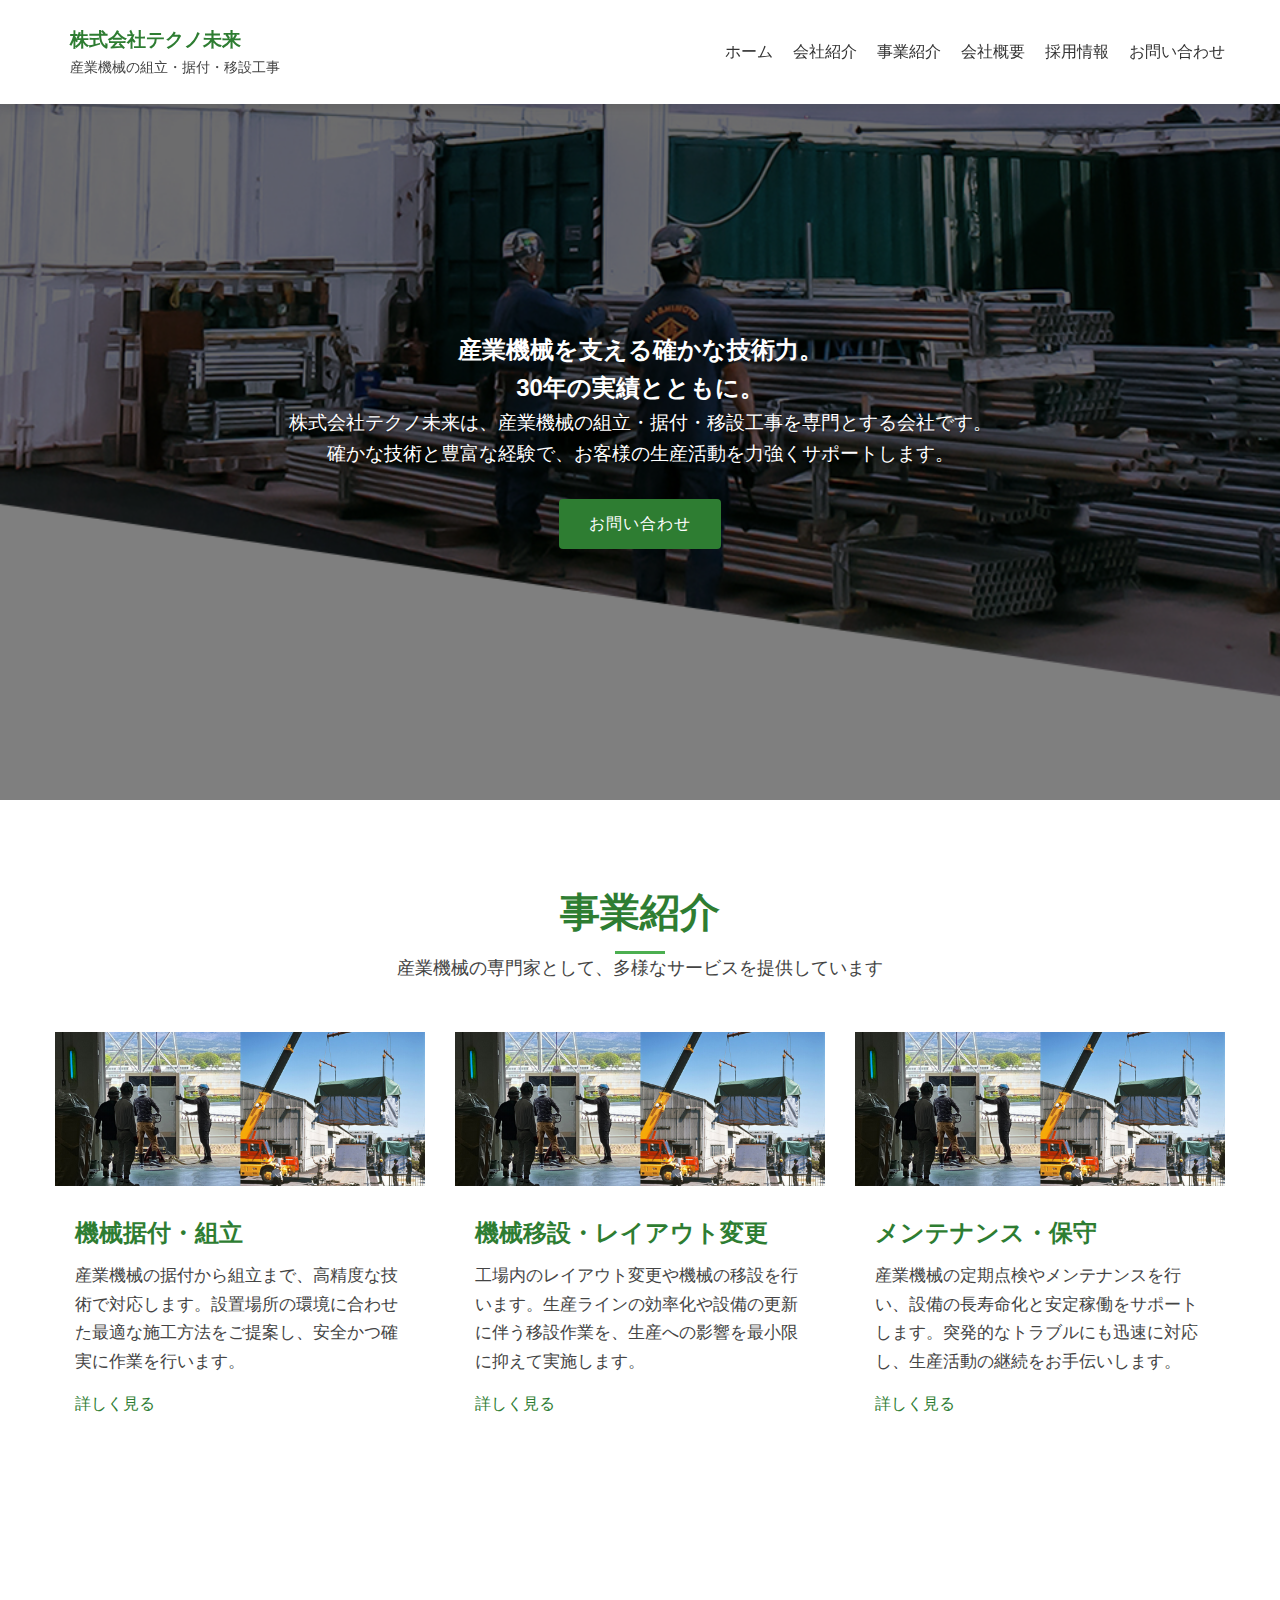
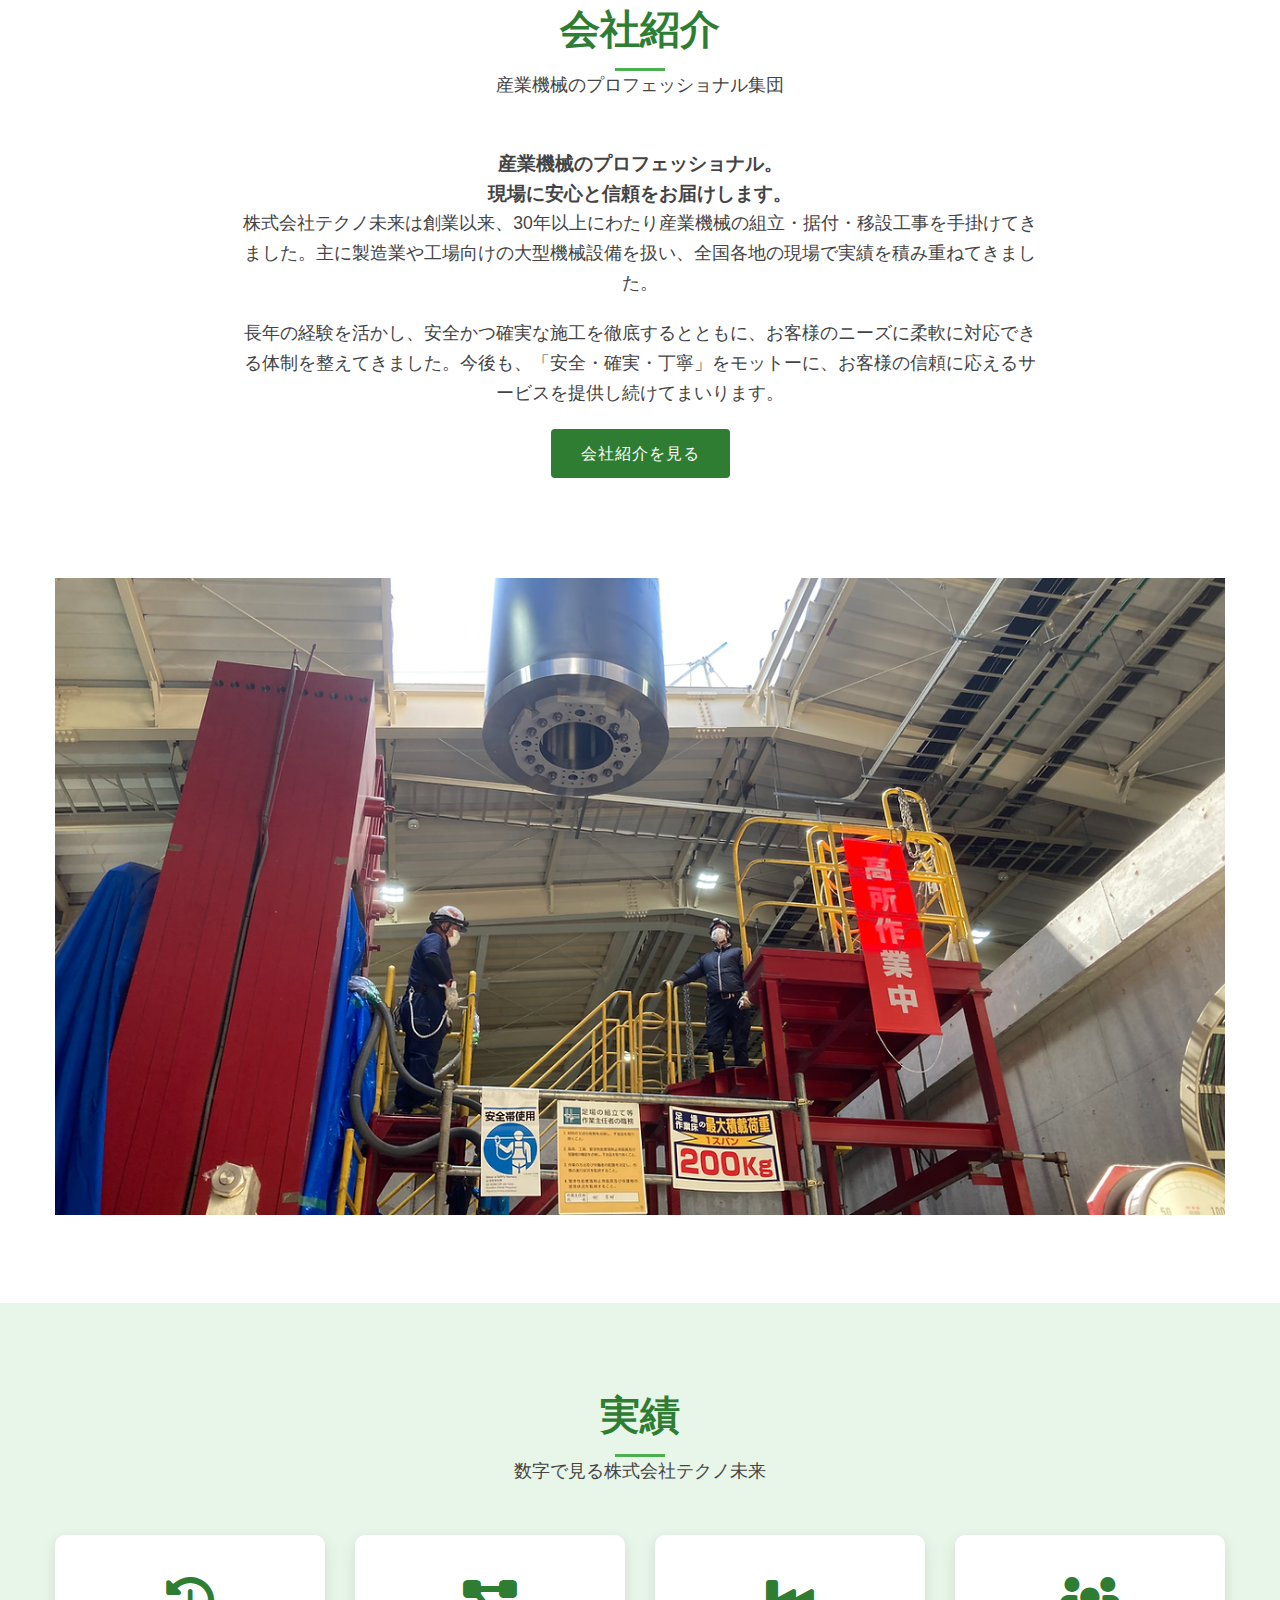
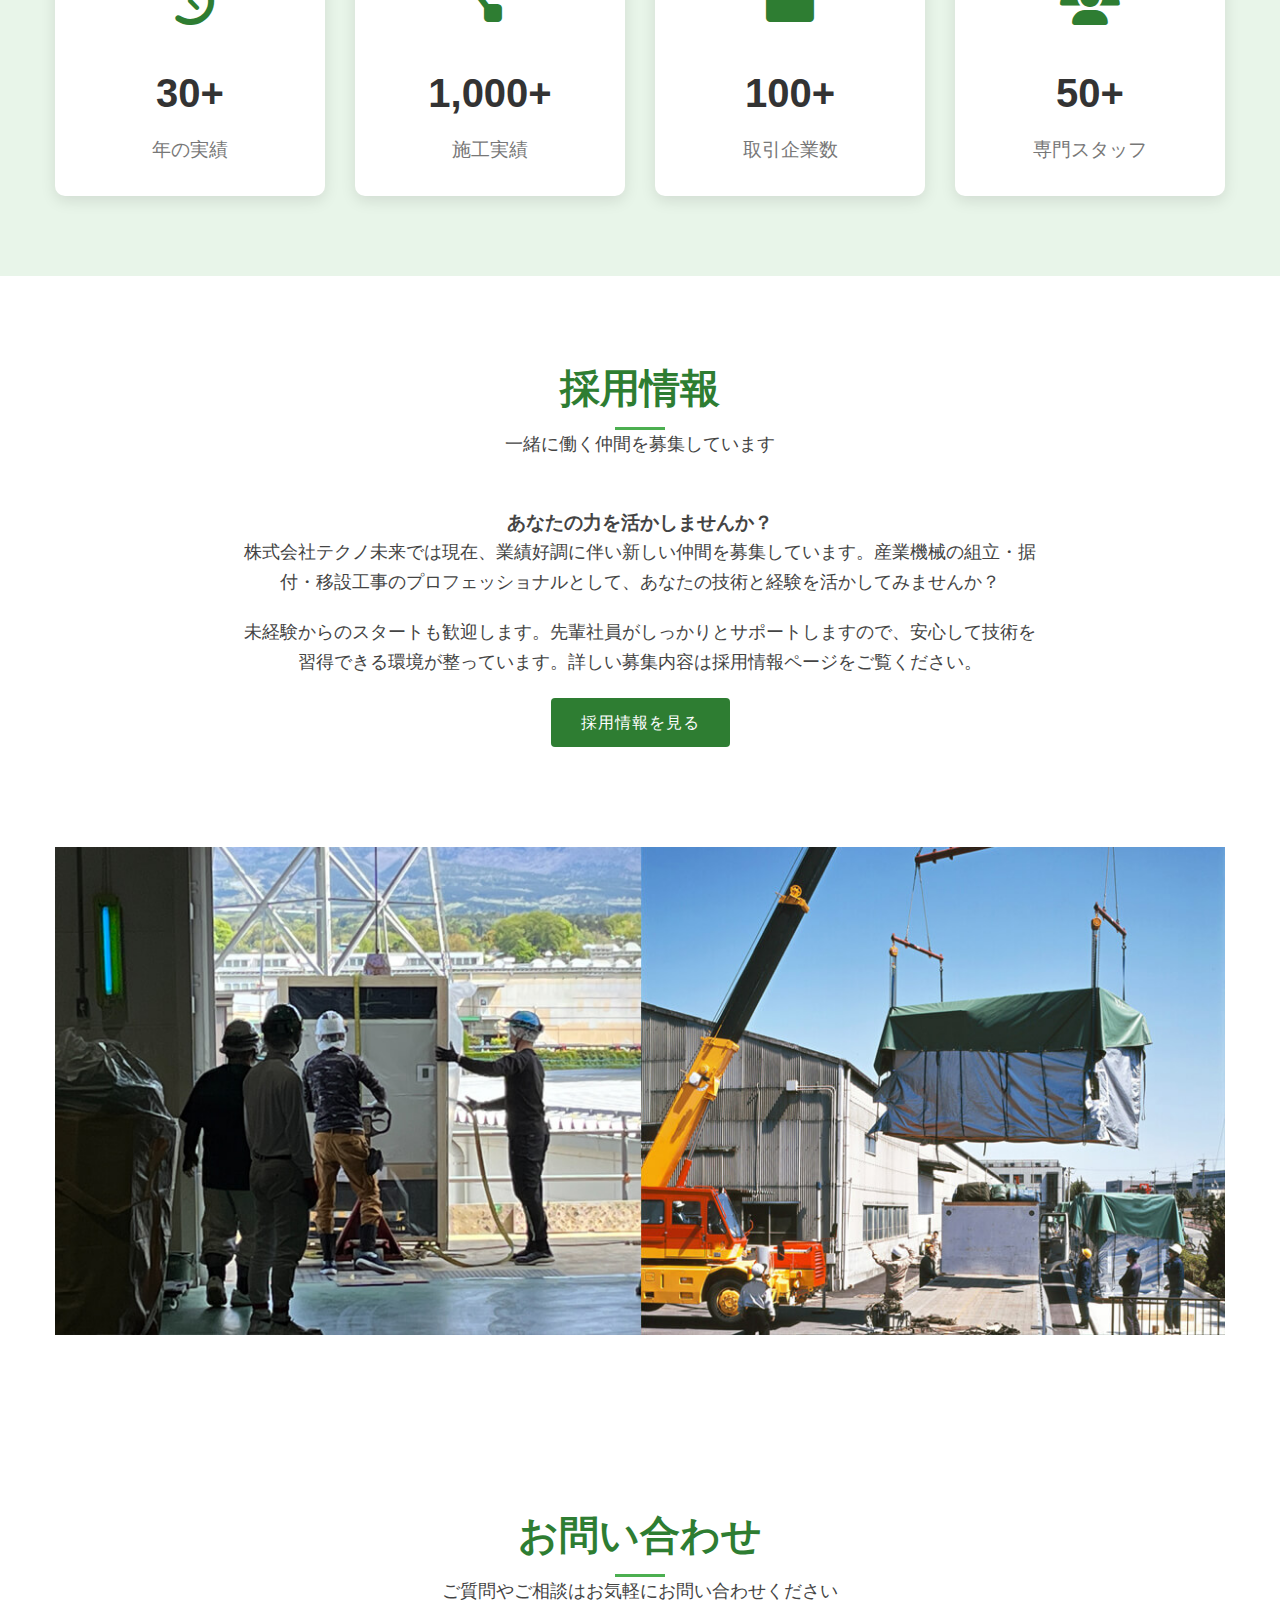
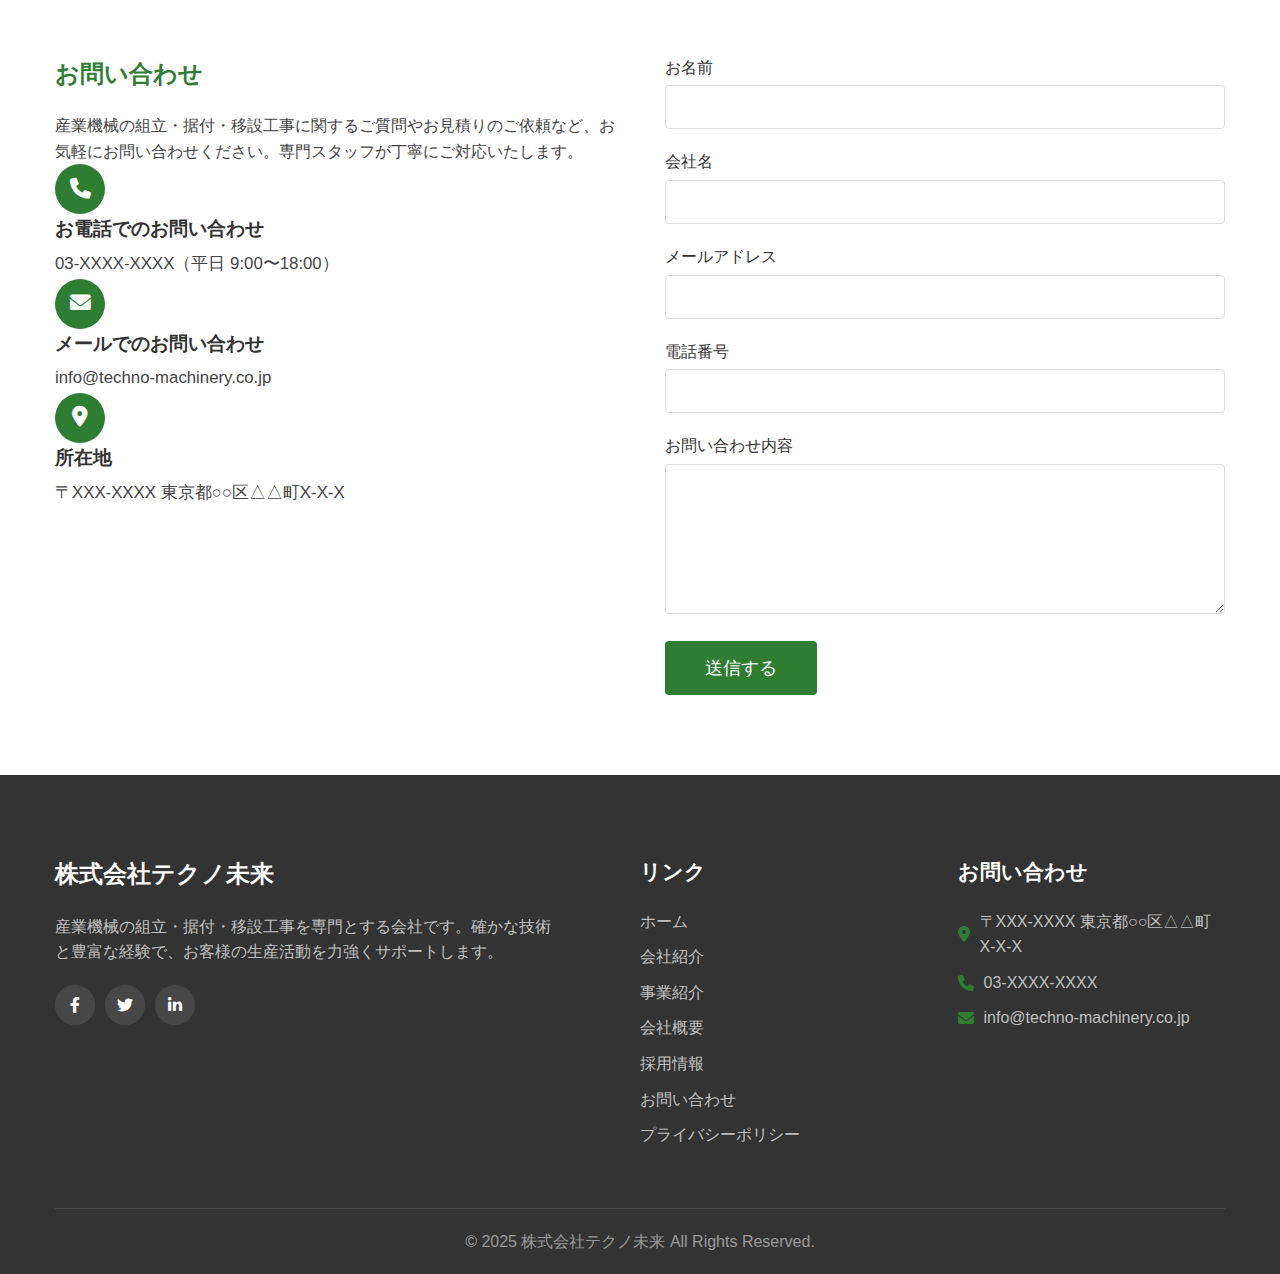
<file: index.html>
<!DOCTYPE html>
<html lang="ja">
<head>
    <meta charset="UTF-8">
    <meta name="viewport" content="width=device-width, initial-scale=1.0">
    <title>株式会社テクノ未来 | 産業機械の組立・据付・移設工事</title>
    <meta name="description" content="株式会社テクノ未来は産業機械の組立・据付・移設工事などを手掛ける会社です。安心と信頼の技術で、お客様の生産活動をサポートします。">
    <link rel="stylesheet" href="css/style.css">
    <link href="https://fonts.googleapis.com/css2?family=Noto+Sans+JP:wght@400;500;700&display=swap" rel="stylesheet">
    <link rel="stylesheet" href="https://cdnjs.cloudflare.com/ajax/libs/font-awesome/6.0.0-beta3/css/all.min.css">
</head>
<body>
    <!-- ヘッダー -->
    <header>
        <div class="container header-container">
            <div class="logo">
                <div class="logo-text">
                    <h1>株式会社テクノ未来</h1>
                    <p>産業機械の組立・据付・移設工事</p>
                </div>
            </div>
            <div class="menu-toggle" id="menu-toggle">
                <i class="fas fa-bars"></i>
            </div>
            <nav id="nav">
                <ul>
                    <li><a href="index.html">ホーム</a></li>
                    <li><a href="company.html">会社紹介</a></li>
                    <li><a href="service.html">事業紹介</a></li>
                    <li><a href="about.html">会社概要</a></li>
                    <li><a href="recruit.html">採用情報</a></li>
                    <li><a href="contact.html">お問い合わせ</a></li>
                </ul>
            </nav>
        </div>
    </header>

    <!-- ヒーローセクション -->
    <section class="hero" style="background-image: url('images/machine_installation_header.png');">
        <div class="container">
            <div class="hero-content">
                <h2>産業機械を支える確かな技術力。<br>30年の実績とともに。</h2>
                <p>株式会社テクノ未来は、産業機械の組立・据付・移設工事を専門とする会社です。<br>確かな技術と豊富な経験で、お客様の生産活動を力強くサポートします。</p>
                <a href="contact.html" class="btn">お問い合わせ</a>
            </div>
        </div>
    </section>

    <!-- サービス紹介セクション -->
    <section class="services">
        <div class="container">
            <div class="section-title">
                <h2>事業紹介</h2>
                <p>産業機械の専門家として、多様なサービスを提供しています</p>
            </div>
            <div class="services-container">
                <div class="service-card">
                    <div class="service-img">
                        <img src="images/factory_layout_change.jpeg" alt="機械据付・組立">
                    </div>
                    <div class="service-content">
                        <h3>機械据付・組立</h3>
                        <p>産業機械の据付から組立まで、高精度な技術で対応します。設置場所の環境に合わせた最適な施工方法をご提案し、安全かつ確実に作業を行います。</p>
                        <a href="service.html#installation" class="read-more">詳しく見る</a>
                    </div>
                </div>
                <div class="service-card">
                    <div class="service-img">
                        <img src="images/factory_layout_change.jpeg" alt="機械移設・レイアウト変更">
                    </div>
                    <div class="service-content">
                        <h3>機械移設・レイアウト変更</h3>
                        <p>工場内のレイアウト変更や機械の移設を行います。生産ラインの効率化や設備の更新に伴う移設作業を、生産への影響を最小限に抑えて実施します。</p>
                        <a href="service.html#relocation" class="read-more">詳しく見る</a>
                    </div>
                </div>
                <div class="service-card">
                    <div class="service-img">
                        <img src="images/factory_layout_change.jpeg" alt="メンテナンス・保守">
                    </div>
                    <div class="service-content">
                        <h3>メンテナンス・保守</h3>
                        <p>産業機械の定期点検やメンテナンスを行い、設備の長寿命化と安定稼働をサポートします。突発的なトラブルにも迅速に対応し、生産活動の継続をお手伝いします。</p>
                        <a href="service.html#maintenance" class="read-more">詳しく見る</a>
                    </div>
                </div>
            </div>
        </div>
    </section>

    <!-- 会社概要セクション -->
    <section class="company-overview">
        <div class="container">
            <div class="section-title">
                <h2>会社紹介</h2>
                <p>産業機械のプロフェッショナル集団</p>
            </div>
            <div class="overview-container">
                <div class="overview-content">
                    <h3>産業機械のプロフェッショナル。<br>現場に安心と信頼をお届けします。</h3>
                    <p>株式会社テクノ未来は創業以来、30年以上にわたり産業機械の組立・据付・移設工事を手掛けてきました。主に製造業や工場向けの大型機械設備を扱い、全国各地の現場で実績を積み重ねてきました。</p>
                    <p>長年の経験を活かし、安全かつ確実な施工を徹底するとともに、お客様のニーズに柔軟に対応できる体制を整えてきました。今後も、「安全・確実・丁寧」をモットーに、お客様の信頼に応えるサービスを提供し続けてまいります。</p>
                    <a href="company.html" class="bottom-btn btn">会社紹介を見る</a>
                </div>
                <div class="overview-image">
                    <img src="images/plant_layout_engineering.png" alt="会社紹介">
                </div>
            </div>
        </div>
    </section>

    <!-- 実績セクション -->
    <section class="achievements">
        <div class="container">
            <div class="section-title">
                <h2>実績</h2>
                <p>数字で見る株式会社テクノ未来</p>
            </div>
            <div class="achievements-container">
                <div class="achievement-card">
                    <div class="achievement-icon">
                        <i class="fas fa-history"></i>
                    </div>
                    <div class="achievement-number">30+</div>
                    <div class="achievement-title">年の実績</div>
                </div>
                <div class="achievement-card">
                    <div class="achievement-icon">
                        <i class="fas fa-project-diagram"></i>
                    </div>
                    <div class="achievement-number">1,000+</div>
                    <div class="achievement-title">施工実績</div>
                </div>
                <div class="achievement-card">
                    <div class="achievement-icon">
                        <i class="fas fa-industry"></i>
                    </div>
                    <div class="achievement-number">100+</div>
                    <div class="achievement-title">取引企業数</div>
                </div>
                <div class="achievement-card">
                    <div class="achievement-icon">
                        <i class="fas fa-users"></i>
                    </div>
                    <div class="achievement-number">50+</div>
                    <div class="achievement-title">専門スタッフ</div>
                </div>
            </div>
        </div>
    </section>

    <!-- 採用情報セクション -->
    <section class="recruit">
        <div class="container">
            <div class="section-title">
                <h2>採用情報</h2>
                <p>一緒に働く仲間を募集しています</p>
            </div>
            <div class="overview-container">
                <div class="overview-content">
                    <h3>あなたの力を活かしませんか？</h3>
                    <p>株式会社テクノ未来では現在、業績好調に伴い新しい仲間を募集しています。産業機械の組立・据付・移設工事のプロフェッショナルとして、あなたの技術と経験を活かしてみませんか？</p>
                    <p>未経験からのスタートも歓迎します。先輩社員がしっかりとサポートしますので、安心して技術を習得できる環境が整っています。詳しい募集内容は採用情報ページをご覧ください。</p>
                    <a href="recruit.html" class="bottom-btn btn">採用情報を見る</a>
                </div>
                <div class="overview-image">
                    <img src="images/factory_layout_change.jpeg" alt="採用情報">
                </div>
            </div>
        </div>
    </section>

    <!-- お問い合わせセクション -->
    <section class="contact">
        <div class="container">
            <div class="section-title">
                <h2>お問い合わせ</h2>
                <p>ご質問やご相談はお気軽にお問い合わせください</p>
            </div>
            <div class="contact-container">
                <div class="contact-info">
                    <h3>お問い合わせ</h3>
                    <p>産業機械の組立・据付・移設工事に関するご質問やお見積りのご依頼など、お気軽にお問い合わせください。専門スタッフが丁寧にご対応いたします。</p>
                    <div class="contact-details">
                        <div class="contact-item">
                            <div class="contact-icon">
                                <i class="fas fa-phone"></i>
                            </div>
                            <div class="contact-text">
                                <h4>お電話でのお問い合わせ</h4>
                                <p>03-XXXX-XXXX（平日 9:00〜18:00）</p>
                            </div>
                        </div>
                        <div class="contact-item">
                            <div class="contact-icon">
                                <i class="fas fa-envelope"></i>
                            </div>
                            <div class="contact-text">
                                <h4>メールでのお問い合わせ</h4>
                                <p>info@techno-machinery.co.jp</p>
                            </div>
                        </div>
                        <div class="contact-item">
                            <div class="contact-icon">
                                <i class="fas fa-map-marker-alt"></i>
                            </div>
                            <div class="contact-text">
                                <h4>所在地</h4>
                                <p>〒XXX-XXXX 東京都○○区△△町X-X-X</p>
                            </div>
                        </div>
                    </div>
                </div>
                <div class="contact-form">
                    <form action="#" method="post">
                        <div class="form-group">
                            <label for="name">お名前</label>
                            <input type="text" id="name" name="name" class="form-control" required>
                        </div>
                        <div class="form-group">
                            <label for="company">会社名</label>
                            <input type="text" id="company" name="company" class="form-control">
                        </div>
                        <div class="form-group">
                            <label for="email">メールアドレス</label>
                            <input type="email" id="email" name="email" class="form-control" required>
                        </div>
                        <div class="form-group">
                            <label for="phone">電話番号</label>
                            <input type="tel" id="phone" name="phone" class="form-control">
                        </div>
                        <div class="form-group">
                            <label for="message">お問い合わせ内容</label>
                            <textarea id="message" name="message" class="form-control" required></textarea>
                        </div>
                        <button type="submit" class="btn-submit">送信する</button>
                    </form>
                </div>
            </div>
        </div>
    </section>

    <!-- フッター -->
    <footer>
        <div class="container">
            <div class="footer-container">
                <div class="footer-about">
                    <div class="footer-logo">
                        <h3>株式会社テクノ未来</h3>
                    </div>
                    <p>産業機械の組立・据付・移設工事を専門とする会社です。確かな技術と豊富な経験で、お客様の生産活動を力強くサポートします。</p>
                    <div class="social-links">
                        <a href="#" class="social-link"><i class="fab fa-facebook-f"></i></a>
                        <a href="#" class="social-link"><i class="fab fa-twitter"></i></a>
                        <a href="#" class="social-link"><i class="fab fa-linkedin-in"></i></a>
                    </div>
                </div>
                <div class="footer-links">
                    <h3>リンク</h3>
                    <ul>
                        <li><a href="index.html">ホーム</a></li>
                        <li><a href="company.html">会社紹介</a></li>
                        <li><a href="service.html">事業紹介</a></li>
                        <li><a href="about.html">会社概要</a></li>
                        <li><a href="recruit.html">採用情報</a></li>
                        <li><a href="contact.html">お問い合わせ</a></li>
                        <li><a href="privacy.html">プライバシーポリシー</a></li>
                    </ul>
                </div>
                <div class="footer-contact">
                    <h3>お問い合わせ</h3>
                    <p><i class="fas fa-map-marker-alt"></i> 〒XXX-XXXX 東京都○○区△△町X-X-X</p>
                    <p><i class="fas fa-phone"></i> 03-XXXX-XXXX</p>
                    <p><i class="fas fa-envelope"></i> info@techno-machinery.co.jp</p>
                </div>
            </div>
            <div class="copyright">
                <p>&copy; 2025 株式会社テクノ未来 All Rights Reserved.</p>
            </div>
        </div>
    </footer>

    <!-- JavaScript -->
    <script>
        // ハンバーガーメニューの動作
        const menuToggle = document.getElementById('menu-toggle');
        const nav = document.getElementById('nav');
        
        menuToggle.addEventListener('click', () => {
            nav.classList.toggle('active');
        });

        // スクロール時のヘッダー表示制御
        let lastScrollTop = 0;
        window.addEventListener('scroll', () => {
            const scrollTop = window.pageYOffset || document.documentElement.scrollTop;
            if (scrollTop > lastScrollTop) {
                // 下にスクロール
                document.querySelector('header').style.top = `-${document.querySelector('header').offsetHeight}px`;
            } else {
                // 上にスクロール
                document.querySelector('header').style.top = '0';
            }
            lastScrollTop = scrollTop;
        });
    </script>
</body>
</html>
</file>
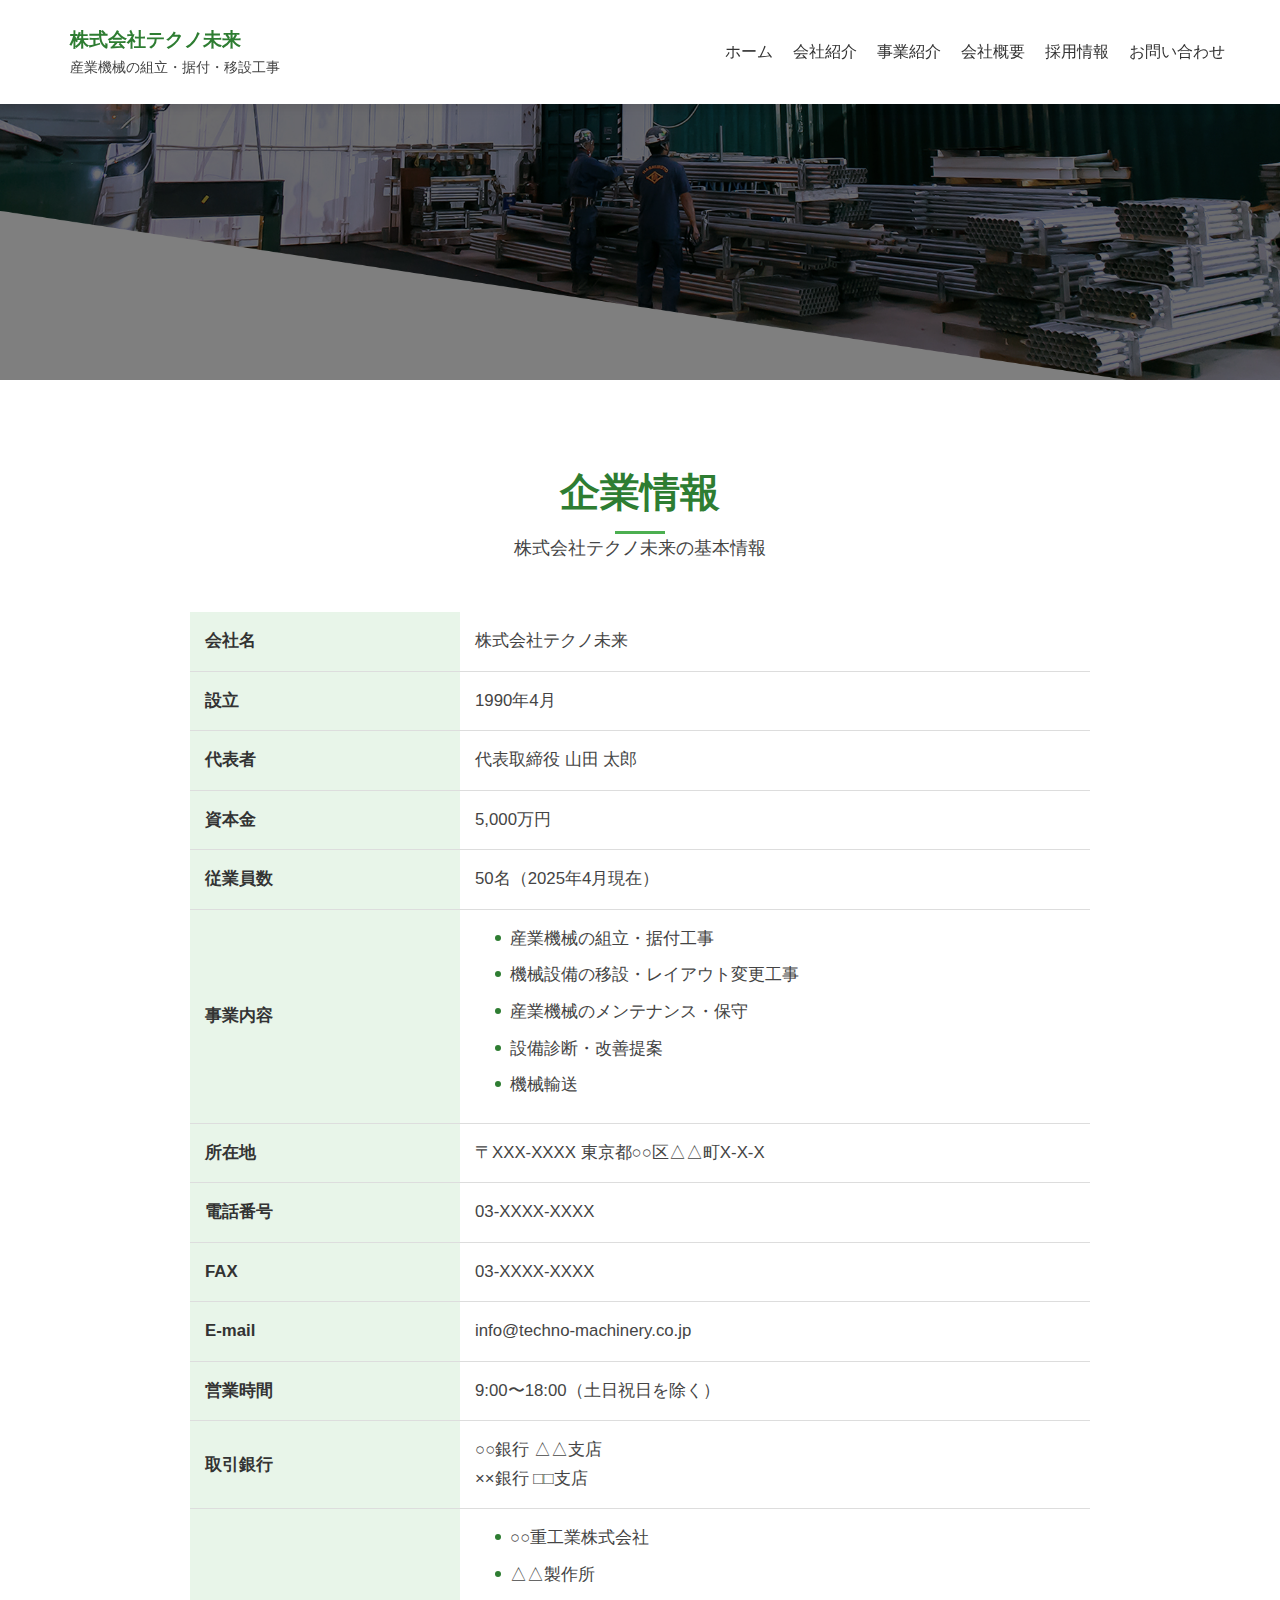
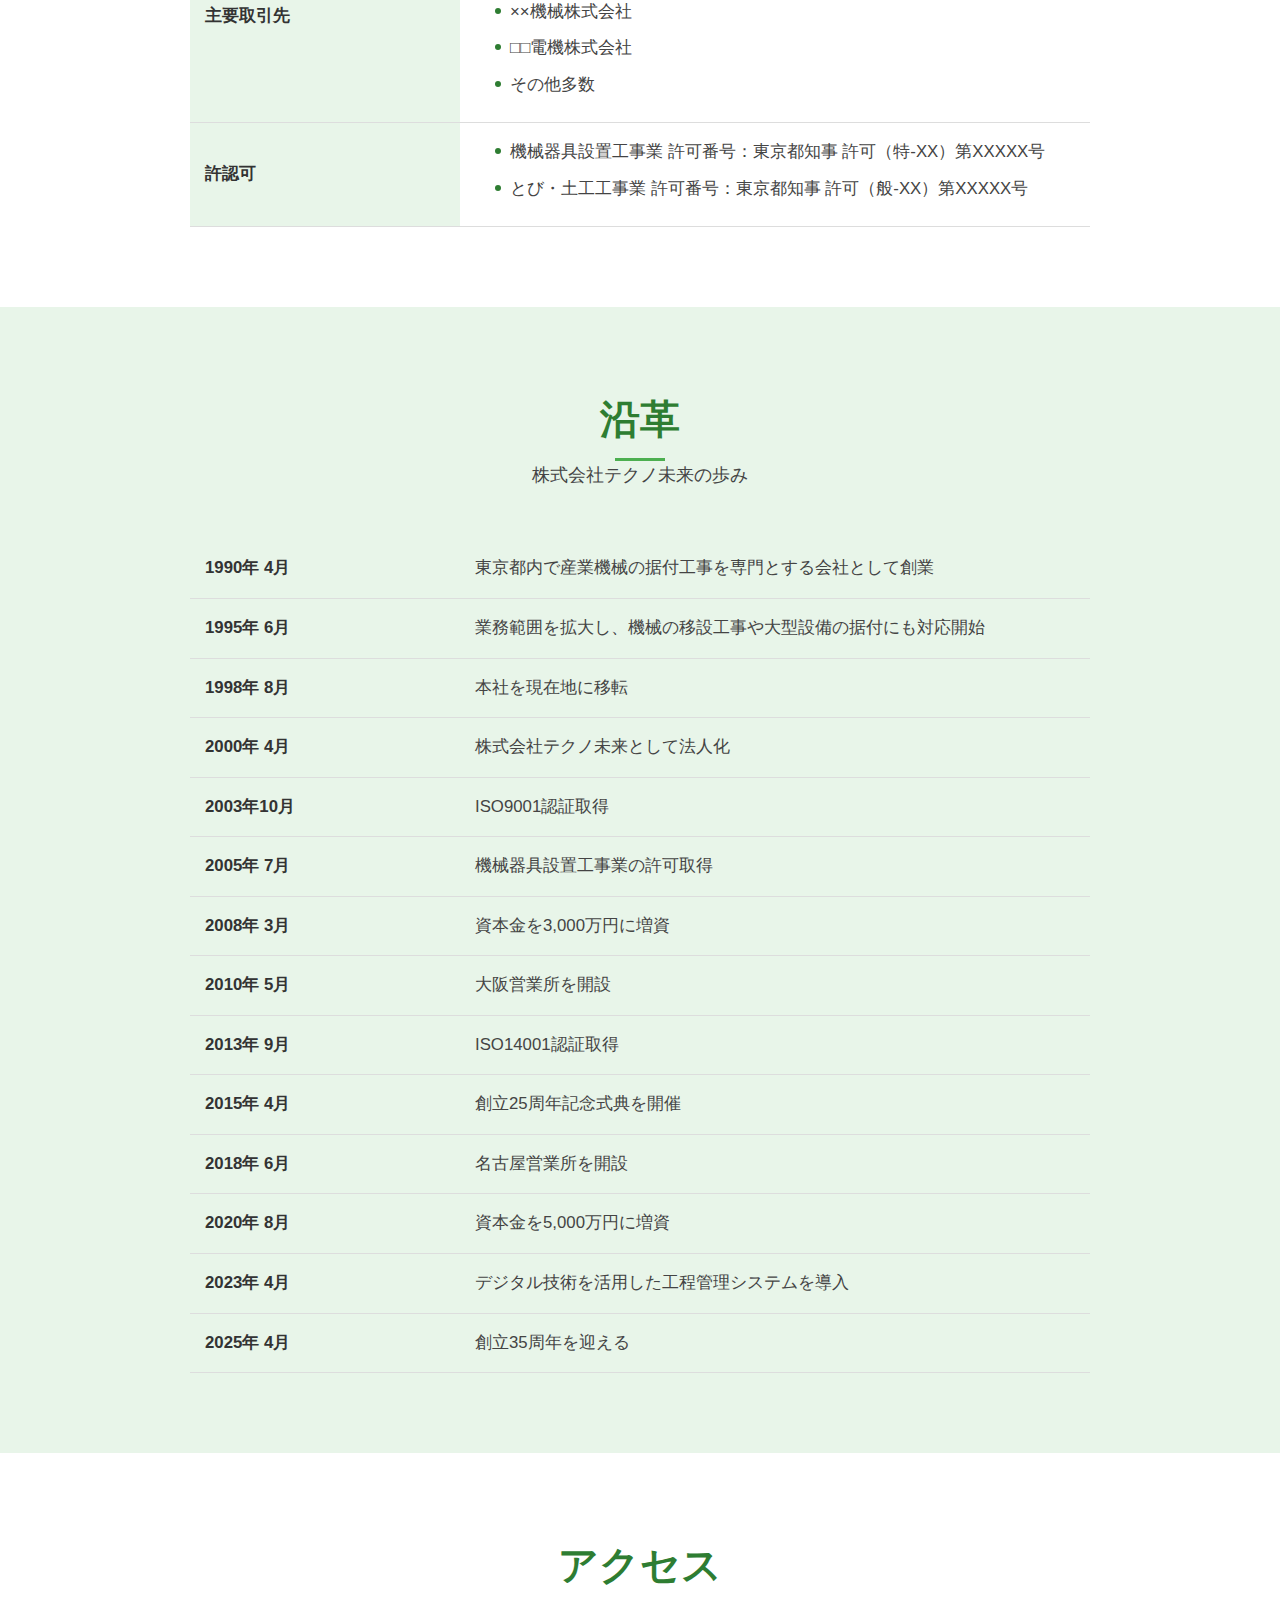
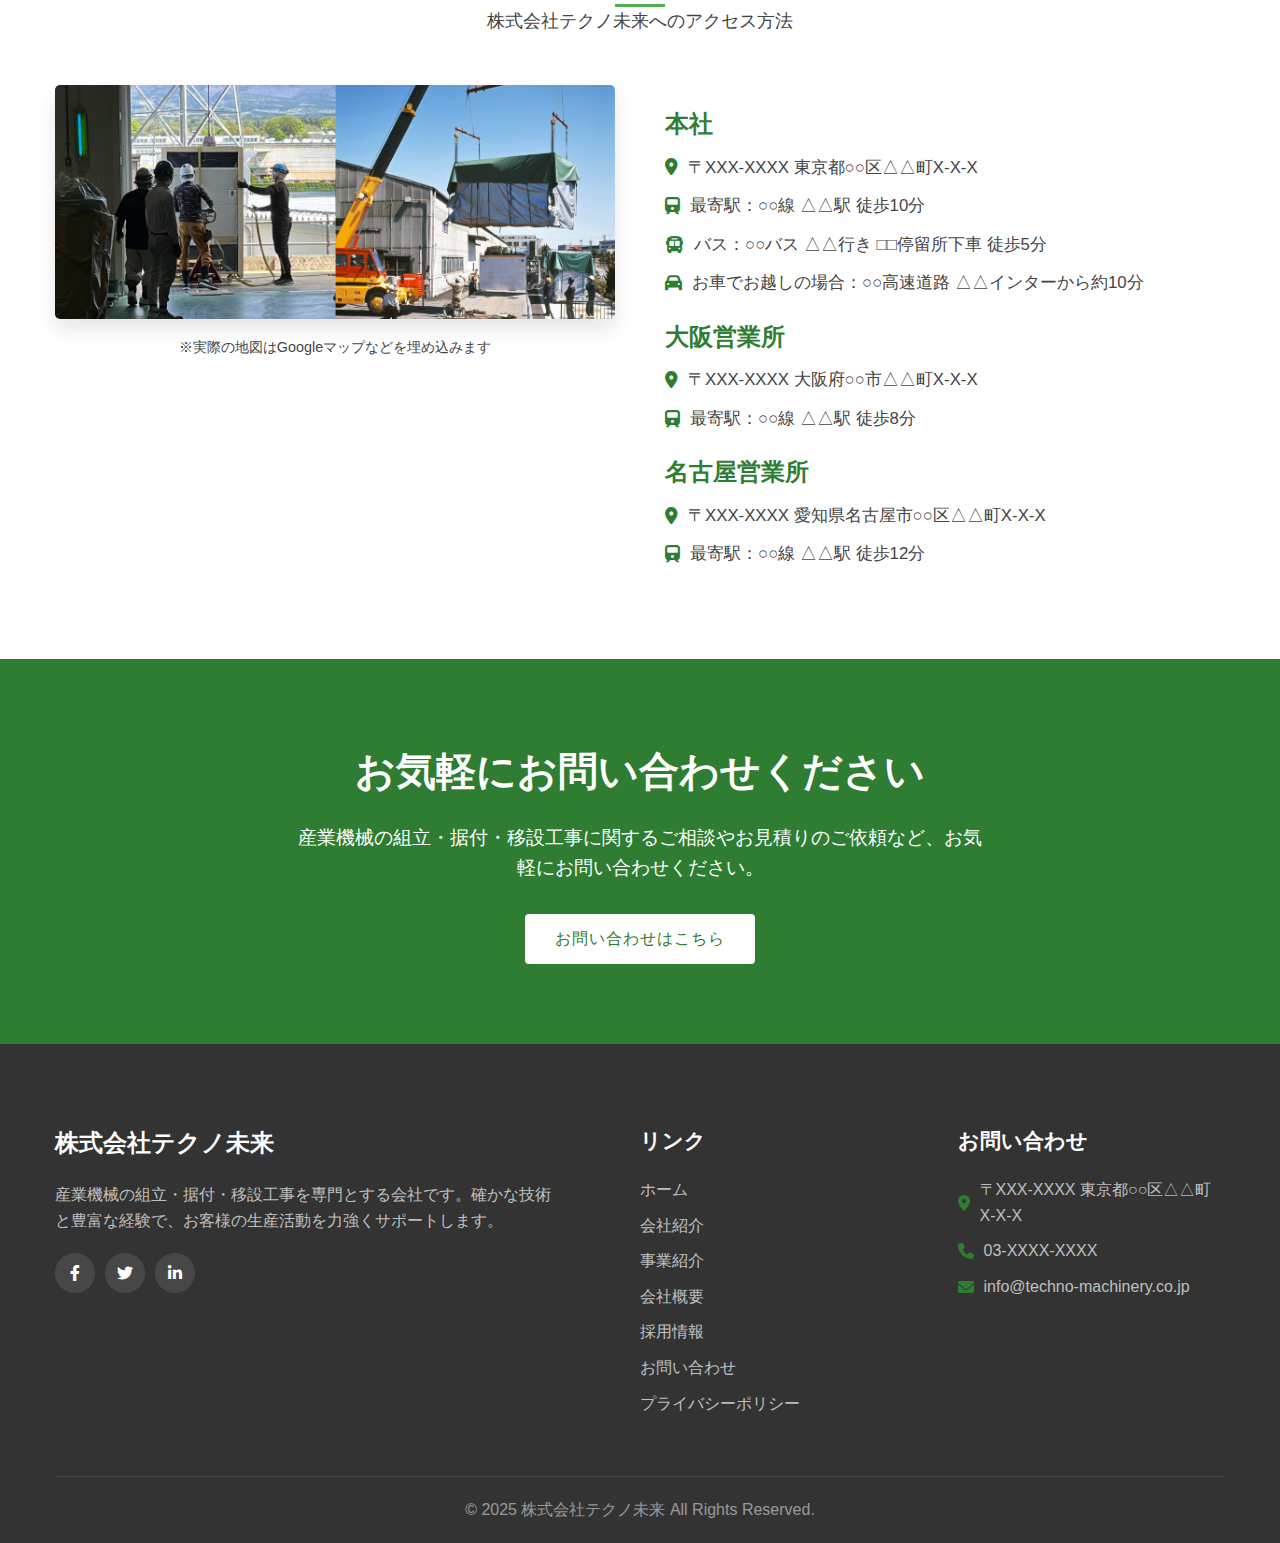
<file: about.html>
<!DOCTYPE html>
<html lang="ja">
<head>
    <meta charset="UTF-8">
    <meta name="viewport" content="width=device-width, initial-scale=1.0">
    <title>会社概要 | 株式会社テクノ未来</title>
    <meta name="description" content="株式会社テクノ未来の会社概要ページです。企業情報、沿革、アクセス情報などをご紹介しています。">
    <link rel="stylesheet" href="css/style.css">
    <link href="https://fonts.googleapis.com/css2?family=Noto+Sans+JP:wght@400;500;700&display=swap" rel="stylesheet">
    <link rel="stylesheet" href="https://cdnjs.cloudflare.com/ajax/libs/font-awesome/6.0.0-beta3/css/all.min.css">
</head>
<body>
    <!-- ヘッダー -->
    <header>
        <div class="container header-container">
            <div class="logo">
                <div class="logo-text">
                    <h1>株式会社テクノ未来</h1>
                    <p>産業機械の組立・据付・移設工事</p>
                </div>
            </div>
            <div class="menu-toggle" id="menu-toggle">
                <i class="fas fa-bars"></i>
            </div>
            <nav id="nav">
                <ul>
                    <li><a href="index.html">ホーム</a></li>
                    <li><a href="company.html">会社紹介</a></li>
                    <li><a href="service.html">事業紹介</a></li>
                    <li><a href="about.html">会社概要</a></li>
                    <li><a href="recruit.html">採用情報</a></li>
                    <li><a href="contact.html">お問い合わせ</a></li>
                </ul>
            </nav>
        </div>
    </header>

    <!-- ページヘッダー -->
    <section class="page-header" style="background-image: url('images/machine_installation_header.png');">
    </section>

    <!-- 会社概要セクション -->
    <section class="company-profile">
        <div class="container">
            <div class="section-title">
                <h2>企業情報</h2>
                <p>株式会社テクノ未来の基本情報</p>
            </div>
            <div class="profile-table-container">
                <table class="profile-table">
                    <tr>
                        <th>会社名</th>
                        <td>株式会社テクノ未来</td>
                    </tr>
                    <tr>
                        <th>設立</th>
                        <td>1990年4月</td>
                    </tr>
                    <tr>
                        <th>代表者</th>
                        <td>代表取締役 山田 太郎</td>
                    </tr>
                    <tr>
                        <th>資本金</th>
                        <td>5,000万円</td>
                    </tr>
                    <tr>
                        <th>従業員数</th>
                        <td>50名（2025年4月現在）</td>
                    </tr>
                    <tr>
                        <th>事業内容</th>
                        <td>
                            <ul>
                                <li>産業機械の組立・据付工事</li>
                                <li>機械設備の移設・レイアウト変更工事</li>
                                <li>産業機械のメンテナンス・保守</li>
                                <li>設備診断・改善提案</li>
                                <li>機械輸送</li>
                            </ul>
                        </td>
                    </tr>
                    <tr>
                        <th>所在地</th>
                        <td>〒XXX-XXXX 東京都○○区△△町X-X-X</td>
                    </tr>
                    <tr>
                        <th>電話番号</th>
                        <td>03-XXXX-XXXX</td>
                    </tr>
                    <tr>
                        <th>FAX</th>
                        <td>03-XXXX-XXXX</td>
                    </tr>
                    <tr>
                        <th>E-mail</th>
                        <td>info@techno-machinery.co.jp</td>
                    </tr>
                    <tr>
                        <th>営業時間</th>
                        <td>9:00〜18:00（土日祝日を除く）</td>
                    </tr>
                    <tr>
                        <th>取引銀行</th>
                        <td>○○銀行 △△支店<br>××銀行 □□支店</td>
                    </tr>
                    <tr>
                        <th>主要取引先</th>
                        <td>
                            <ul>
                                <li>○○重工業株式会社</li>
                                <li>△△製作所</li>
                                <li>××機械株式会社</li>
                                <li>□□電機株式会社</li>
                                <li>その他多数</li>
                            </ul>
                        </td>
                    </tr>
                    <tr>
                        <th>許認可</th>
                        <td>
                            <ul>
                                <li>機械器具設置工事業 許可番号：東京都知事 許可（特-XX）第XXXXX号</li>
                                <li>とび・土工工事業 許可番号：東京都知事 許可（般-XX）第XXXXX号</li>
                            </ul>
                        </td>
                    </tr>
                </table>
            </div>
        </div>
    </section>

    <!-- 沿革セクション -->
    <section class="history bg-light">
        <div class="container">
            <div class="section-title">
                <h2>沿革</h2>
                <p>株式会社テクノ未来の歩み</p>
            </div>
            <div class="history-table-container">
                <table class="history-table">
                    <tr>
                        <th>1990年 4月</th>
                        <td>東京都内で産業機械の据付工事を専門とする会社として創業</td>
                    </tr>
                    <tr>
                        <th>1995年 6月</th>
                        <td>業務範囲を拡大し、機械の移設工事や大型設備の据付にも対応開始</td>
                    </tr>
                    <tr>
                        <th>1998年 8月</th>
                        <td>本社を現在地に移転</td>
                    </tr>
                    <tr>
                        <th>2000年 4月</th>
                        <td>株式会社テクノ未来として法人化</td>
                    </tr>
                    <tr>
                        <th>2003年10月</th>
                        <td>ISO9001認証取得</td>
                    </tr>
                    <tr>
                        <th>2005年 7月</th>
                        <td>機械器具設置工事業の許可取得</td>
                    </tr>
                    <tr>
                        <th>2008年 3月</th>
                        <td>資本金を3,000万円に増資</td>
                    </tr>
                    <tr>
                        <th>2010年 5月</th>
                        <td>大阪営業所を開設</td>
                    </tr>
                    <tr>
                        <th>2013年 9月</th>
                        <td>ISO14001認証取得</td>
                    </tr>
                    <tr>
                        <th>2015年 4月</th>
                        <td>創立25周年記念式典を開催</td>
                    </tr>
                    <tr>
                        <th>2018年 6月</th>
                        <td>名古屋営業所を開設</td>
                    </tr>
                    <tr>
                        <th>2020年 8月</th>
                        <td>資本金を5,000万円に増資</td>
                    </tr>
                    <tr>
                        <th>2023年 4月</th>
                        <td>デジタル技術を活用した工程管理システムを導入</td>
                    </tr>
                    <tr>
                        <th>2025年 4月</th>
                        <td>創立35周年を迎える</td>
                    </tr>
                </table>
            </div>
        </div>
    </section>

    <!-- アクセスセクション -->
    <section class="access">
        <div class="container">
            <div class="section-title">
                <h2>アクセス</h2>
                <p>株式会社テクノ未来へのアクセス方法</p>
            </div>
            <div class="access-container">
                <div class="access-map">
                    <!-- 地図の代わりに画像を表示 -->
                    <img src="images/factory_layout_change.jpeg" alt="アクセスマップ">
                    <p class="map-caption">※実際の地図はGoogleマップなどを埋め込みます</p>
                </div>
                <div class="access-info">
                    <h3>本社</h3>
                    <p><i class="fas fa-map-marker-alt"></i> 〒XXX-XXXX 東京都○○区△△町X-X-X</p>
                    <p><i class="fas fa-train"></i> 最寄駅：○○線 △△駅 徒歩10分</p>
                    <p><i class="fas fa-bus"></i> バス：○○バス △△行き □□停留所下車 徒歩5分</p>
                    <p><i class="fas fa-car"></i> お車でお越しの場合：○○高速道路 △△インターから約10分</p>
                    
                    <h3>大阪営業所</h3>
                    <p><i class="fas fa-map-marker-alt"></i> 〒XXX-XXXX 大阪府○○市△△町X-X-X</p>
                    <p><i class="fas fa-train"></i> 最寄駅：○○線 △△駅 徒歩8分</p>
                    
                    <h3>名古屋営業所</h3>
                    <p><i class="fas fa-map-marker-alt"></i> 〒XXX-XXXX 愛知県名古屋市○○区△△町X-X-X</p>
                    <p><i class="fas fa-train"></i> 最寄駅：○○線 △△駅 徒歩12分</p>
                </div>
            </div>
        </div>
    </section>

    <!-- お問い合わせセクション -->
    <section class="cta">
        <div class="container">
            <div class="cta-content">
                <h2>お気軽にお問い合わせください</h2>
                <p>産業機械の組立・据付・移設工事に関するご相談やお見積りのご依頼など、お気軽にお問い合わせください。</p>
                <a href="contact.html" class="btn">お問い合わせはこちら</a>
            </div>
        </div>
    </section>

    <!-- フッター -->
    <footer>
        <div class="container">
            <div class="footer-container">
                <div class="footer-about">
                    <div class="footer-logo">
                        <h3>株式会社テクノ未来</h3>
                    </div>
                    <p>産業機械の組立・据付・移設工事を専門とする会社です。確かな技術と豊富な経験で、お客様の生産活動を力強くサポートします。</p>
                    <div class="social-links">
                        <a href="#" class="social-link"><i class="fab fa-facebook-f"></i></a>
                        <a href="#" class="social-link"><i class="fab fa-twitter"></i></a>
                        <a href="#" class="social-link"><i class="fab fa-linkedin-in"></i></a>
                    </div>
                </div>
                <div class="footer-links">
                    <h3>リンク</h3>
                    <ul>
                        <li><a href="index.html">ホーム</a></li>
                        <li><a href="company.html">会社紹介</a></li>
                        <li><a href="service.html">事業紹介</a></li>
                        <li><a href="about.html">会社概要</a></li>
                        <li><a href="recruit.html">採用情報</a></li>
                        <li><a href="contact.html">お問い合わせ</a></li>
                        <li><a href="privacy.html">プライバシーポリシー</a></li>
                    </ul>
                </div>
                <div class="footer-contact">
                    <h3>お問い合わせ</h3>
                    <p><i class="fas fa-map-marker-alt"></i> 〒XXX-XXXX 東京都○○区△△町X-X-X</p>
                    <p><i class="fas fa-phone"></i> 03-XXXX-XXXX</p>
                    <p><i class="fas fa-envelope"></i> info@techno-machinery.co.jp</p>
                </div>
            </div>
            <div class="copyright">
                <p>&copy; 2025 株式会社テクノ未来 All Rights Reserved.</p>
            </div>
        </div>
    </footer>

    <!-- JavaScript -->
    <script>
        // ハンバーガーメニューの動作
        const menuToggle = document.getElementById('menu-toggle');
        const nav = document.getElementById('nav');
        
        menuToggle.addEventListener('click', () => {
            nav.classList.toggle('active');
        });

        // スクロール時のヘッダー表示制御
        let lastScrollTop = 0;
        window.addEventListener('scroll', () => {
            const scrollTop = window.pageYOffset || document.documentElement.scrollTop;
            if (scrollTop > lastScrollTop) {
                // 下にスクロール
                document.querySelector('header').style.top = `-${document.querySelector('header').offsetHeight}px`;
            } else {
                // 上にスクロール
                document.querySelector('header').style.top = '0';
            }
            lastScrollTop = scrollTop;
        });
    </script>
</body>
</html>
</file>
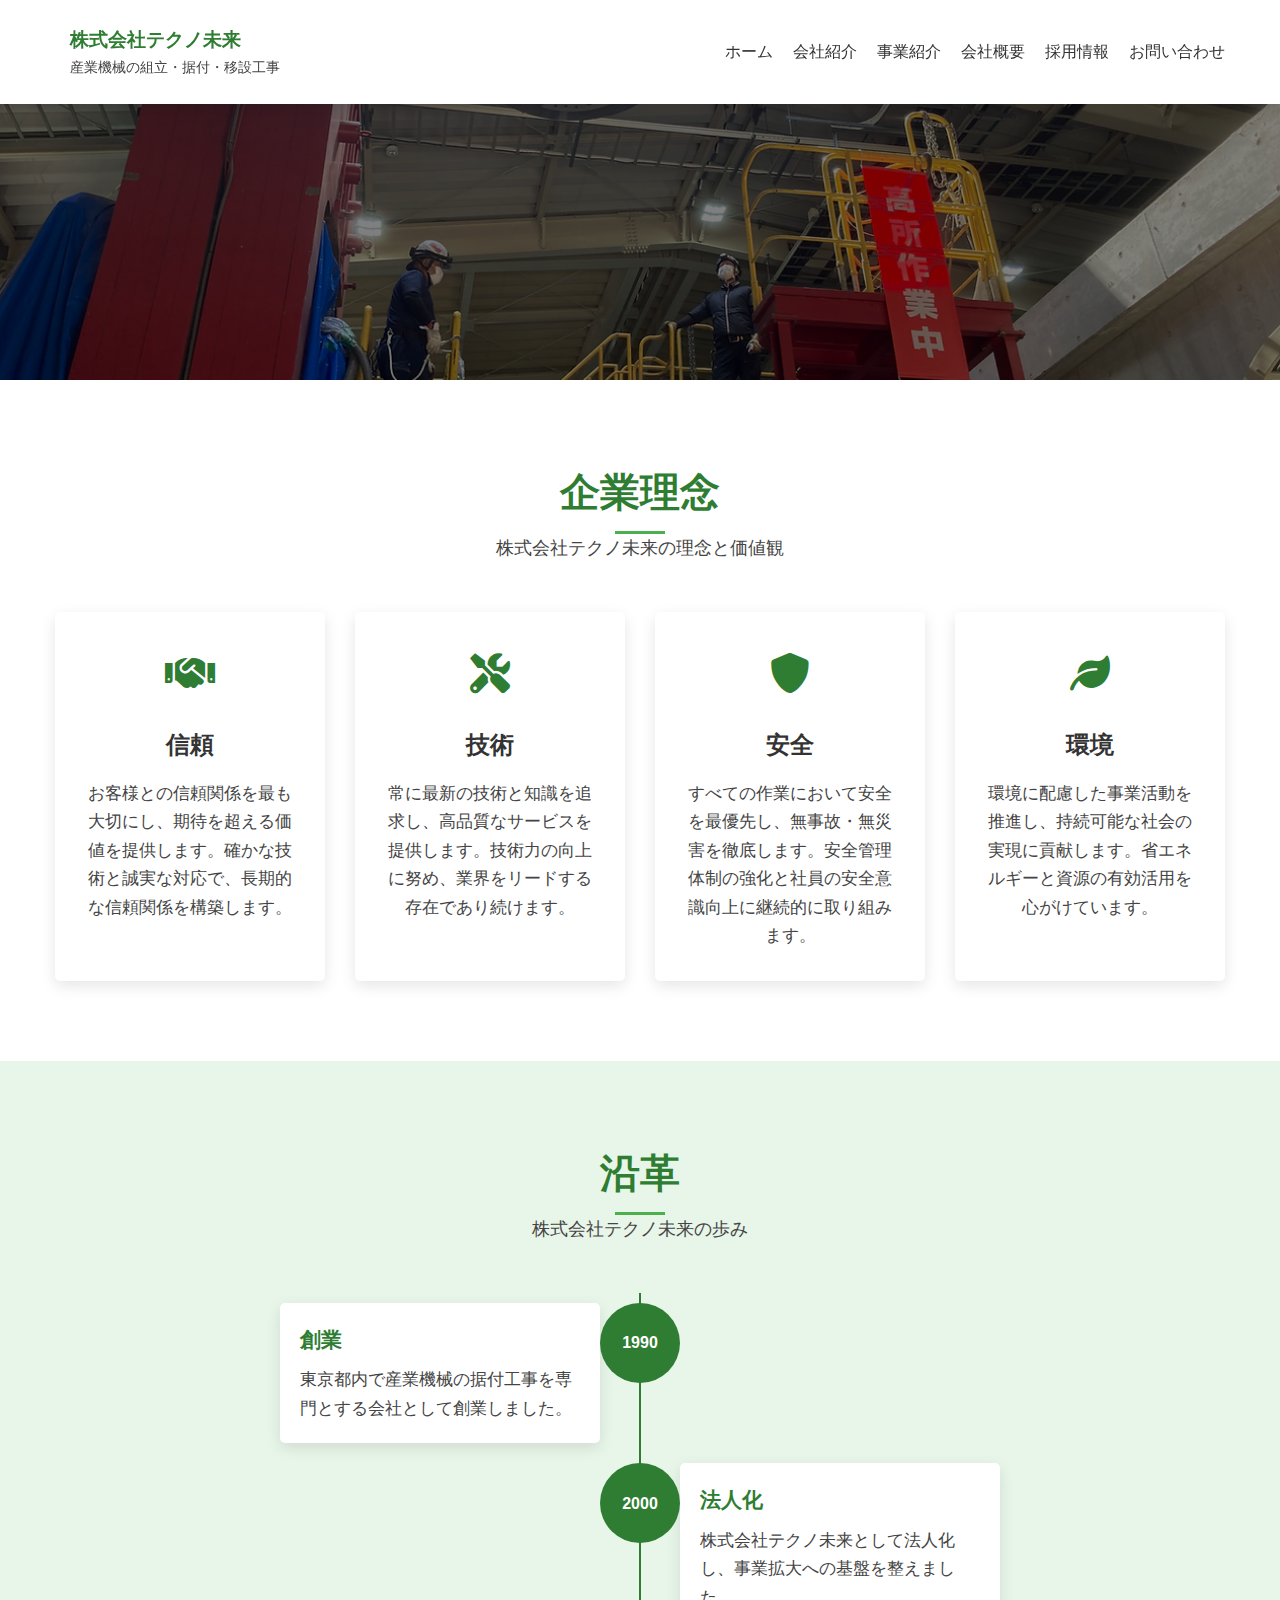
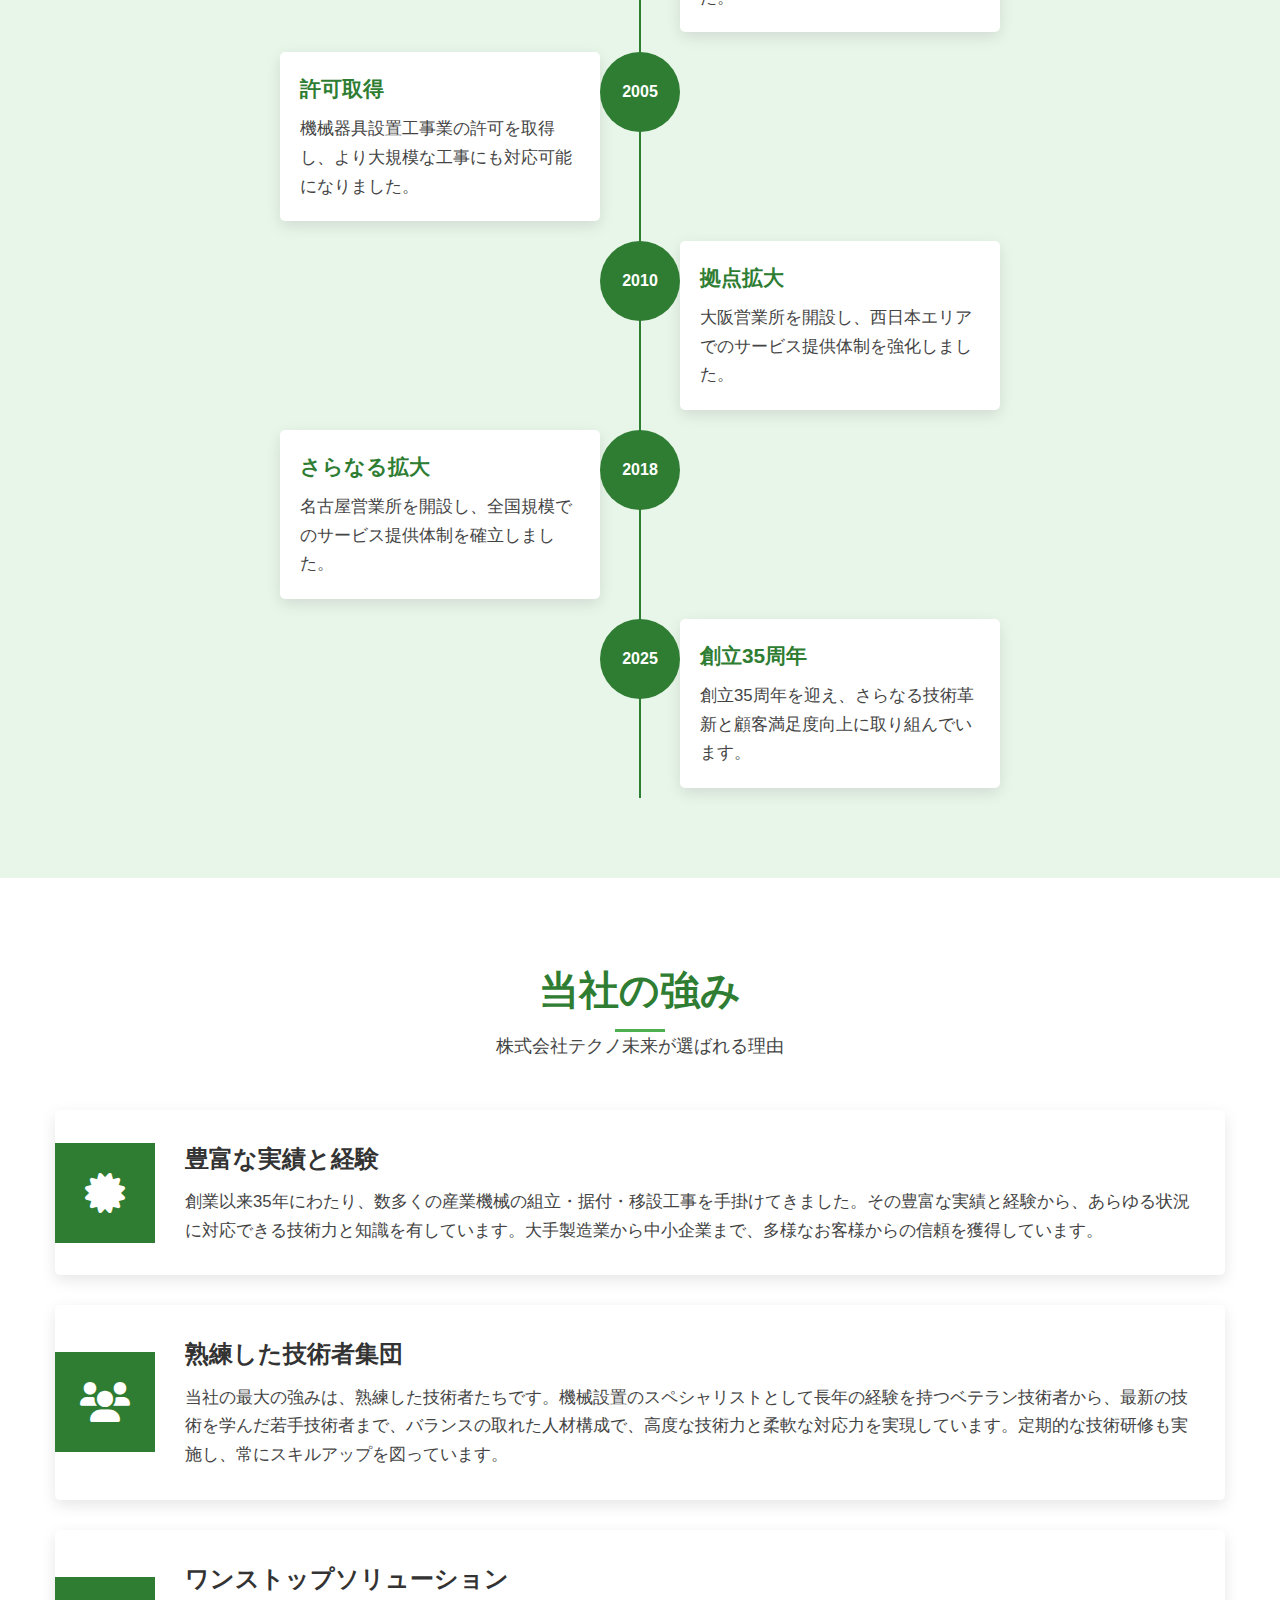
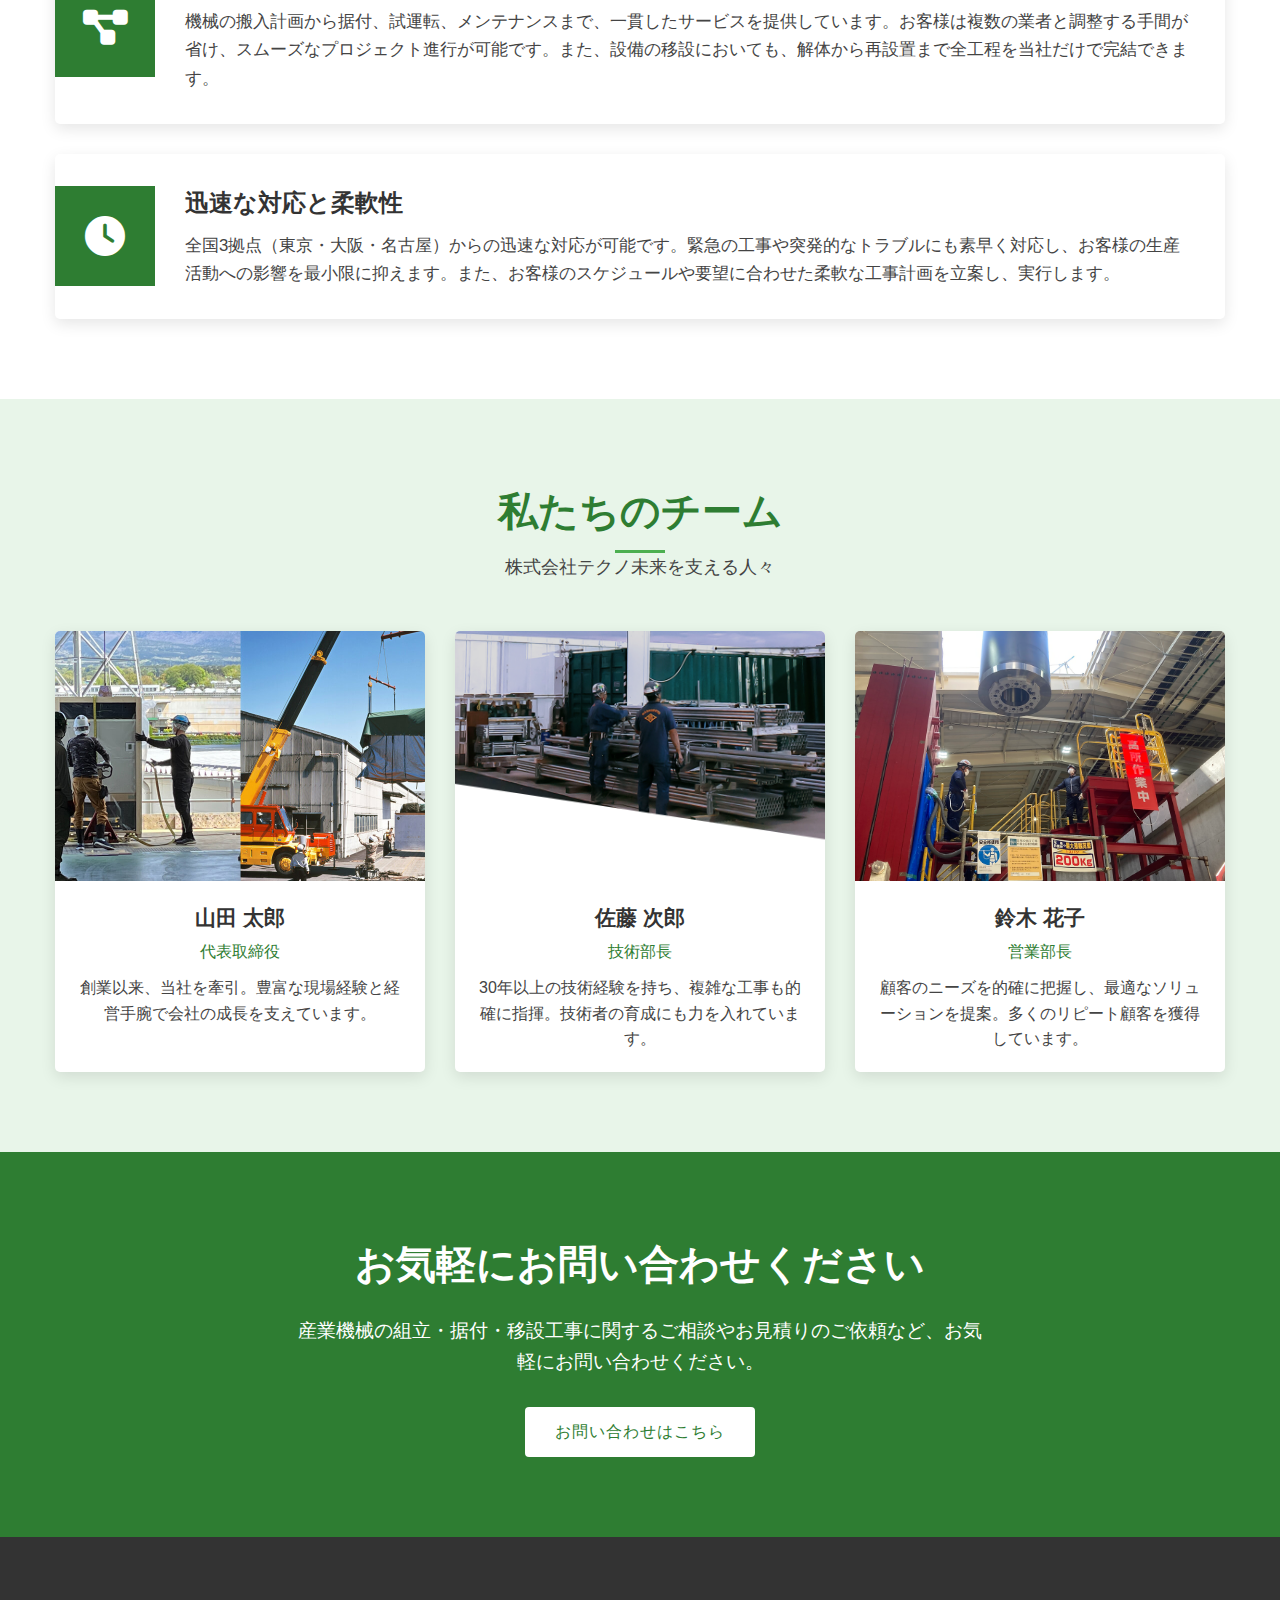
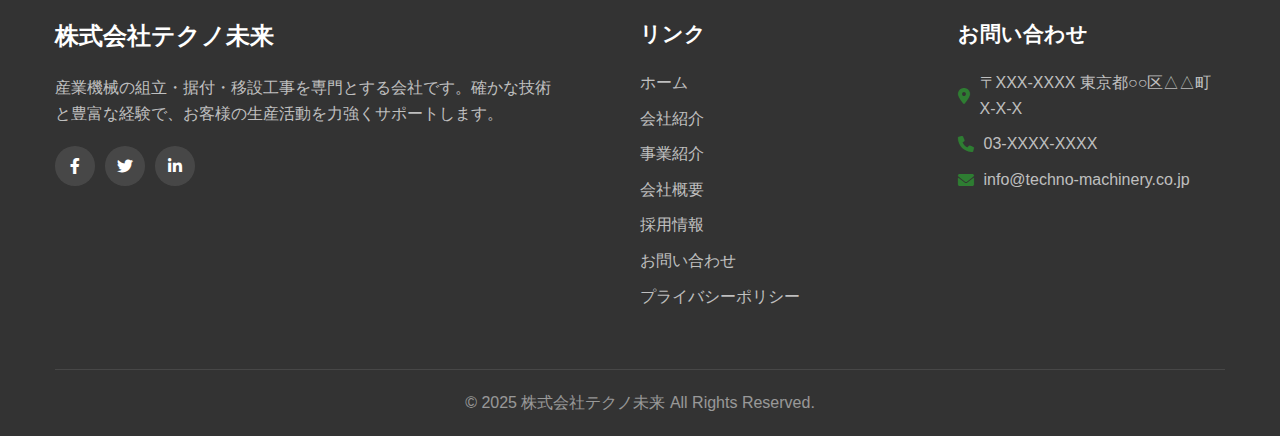
<file: company.html>
<!DOCTYPE html>
<html lang="ja">
<head>
    <meta charset="UTF-8">
    <meta name="viewport" content="width=device-width, initial-scale=1.0">
    <title>会社紹介 | 株式会社テクノ未来</title>
    <meta name="description" content="株式会社テクノ未来の会社紹介ページです。企業理念、強み、沿革などをご紹介しています。">
    <link rel="stylesheet" href="css/style.css">
    <link href="https://fonts.googleapis.com/css2?family=Noto+Sans+JP:wght@400;500;700&display=swap" rel="stylesheet">
    <link rel="stylesheet" href="https://cdnjs.cloudflare.com/ajax/libs/font-awesome/6.0.0-beta3/css/all.min.css">
</head>
<body>
    <!-- ヘッダー -->
    <header>
        <div class="container header-container">
            <div class="logo">
                <div class="logo-text">
                    <h1>株式会社テクノ未来</h1>
                    <p>産業機械の組立・据付・移設工事</p>
                </div>
            </div>
            <div class="menu-toggle" id="menu-toggle">
                <i class="fas fa-bars"></i>
            </div>
            <nav id="nav">
                <ul>
                    <li><a href="index.html">ホーム</a></li>
                    <li><a href="company.html">会社紹介</a></li>
                    <li><a href="service.html">事業紹介</a></li>
                    <li><a href="about.html">会社概要</a></li>
                    <li><a href="recruit.html">採用情報</a></li>
                    <li><a href="contact.html">お問い合わせ</a></li>
                </ul>
            </nav>
        </div>
    </header>

    <!-- ページヘッダー -->
    <section class="page-header" style="background-image: url('images/plant_layout_engineering.png');">
    </section>

    <!-- 企業理念セクション -->
    <section class="philosophy">
        <div class="container">
            <div class="section-title">
                <h2>企業理念</h2>
                <p>株式会社テクノ未来の理念と価値観</p>
            </div>
            <div class="philosophy-content">
                <div class="philosophy-item">
                    <div class="philosophy-icon">
                        <i class="fas fa-handshake"></i>
                    </div>
                    <h3>信頼</h3>
                    <p>お客様との信頼関係を最も大切にし、期待を超える価値を提供します。確かな技術と誠実な対応で、長期的な信頼関係を構築します。</p>
                </div>
                <div class="philosophy-item">
                    <div class="philosophy-icon">
                        <i class="fas fa-tools"></i>
                    </div>
                    <h3>技術</h3>
                    <p>常に最新の技術と知識を追求し、高品質なサービスを提供します。技術力の向上に努め、業界をリードする存在であり続けます。</p>
                </div>
                <div class="philosophy-item">
                    <div class="philosophy-icon">
                        <i class="fas fa-shield-alt"></i>
                    </div>
                    <h3>安全</h3>
                    <p>すべての作業において安全を最優先し、無事故・無災害を徹底します。安全管理体制の強化と社員の安全意識向上に継続的に取り組みます。</p>
                </div>
                <div class="philosophy-item">
                    <div class="philosophy-icon">
                        <i class="fas fa-leaf"></i>
                    </div>
                    <h3>環境</h3>
                    <p>環境に配慮した事業活動を推進し、持続可能な社会の実現に貢献します。省エネルギーと資源の有効活用を心がけています。</p>
                </div>
            </div>
        </div>
    </section>

    <!-- 沿革セクション -->
    <section class="history bg-light">
        <div class="container">
            <div class="section-title">
                <h2>沿革</h2>
                <p>株式会社テクノ未来の歩み</p>
            </div>
            <div class="timeline">
                <div class="timeline-item">
                    <div class="timeline-year">1990</div>
                    <div class="timeline-content">
                        <h3>創業</h3>
                        <p>東京都内で産業機械の据付工事を専門とする会社として創業しました。</p>
                    </div>
                </div>
                <div class="timeline-item">
                    <div class="timeline-year">2000</div>
                    <div class="timeline-content">
                        <h3>法人化</h3>
                        <p>株式会社テクノ未来として法人化し、事業拡大への基盤を整えました。</p>
                    </div>
                </div>
                <div class="timeline-item">
                    <div class="timeline-year">2005</div>
                    <div class="timeline-content">
                        <h3>許可取得</h3>
                        <p>機械器具設置工事業の許可を取得し、より大規模な工事にも対応可能になりました。</p>
                    </div>
                </div>
                <div class="timeline-item">
                    <div class="timeline-year">2010</div>
                    <div class="timeline-content">
                        <h3>拠点拡大</h3>
                        <p>大阪営業所を開設し、西日本エリアでのサービス提供体制を強化しました。</p>
                    </div>
                </div>
                <div class="timeline-item">
                    <div class="timeline-year">2018</div>
                    <div class="timeline-content">
                        <h3>さらなる拡大</h3>
                        <p>名古屋営業所を開設し、全国規模でのサービス提供体制を確立しました。</p>
                    </div>
                </div>
                <div class="timeline-item">
                    <div class="timeline-year">2025</div>
                    <div class="timeline-content">
                        <h3>創立35周年</h3>
                        <p>創立35周年を迎え、さらなる技術革新と顧客満足度向上に取り組んでいます。</p>
                    </div>
                </div>
            </div>
        </div>
    </section>

    <!-- 強みセクション -->
    <section class="strengths">
        <div class="container">
            <div class="section-title">
                <h2>当社の強み</h2>
                <p>株式会社テクノ未来が選ばれる理由</p>
            </div>
            <div class="strengths-container">
                <div class="strength-item">
                    <div class="strength-icon">
                        <i class="fas fa-certificate"></i>
                    </div>
                    <div class="strength-content">
                        <h3>豊富な実績と経験</h3>
                        <p>創業以来35年にわたり、数多くの産業機械の組立・据付・移設工事を手掛けてきました。その豊富な実績と経験から、あらゆる状況に対応できる技術力と知識を有しています。大手製造業から中小企業まで、多様なお客様からの信頼を獲得しています。</p>
                    </div>
                </div>
                <div class="strength-item">
                    <div class="strength-icon">
                        <i class="fas fa-users"></i>
                    </div>
                    <div class="strength-content">
                        <h3>熟練した技術者集団</h3>
                        <p>当社の最大の強みは、熟練した技術者たちです。機械設置のスペシャリストとして長年の経験を持つベテラン技術者から、最新の技術を学んだ若手技術者まで、バランスの取れた人材構成で、高度な技術力と柔軟な対応力を実現しています。定期的な技術研修も実施し、常にスキルアップを図っています。</p>
                    </div>
                </div>
                <div class="strength-item">
                    <div class="strength-icon">
                        <i class="fas fa-project-diagram"></i>
                    </div>
                    <div class="strength-content">
                        <h3>ワンストップソリューション</h3>
                        <p>機械の搬入計画から据付、試運転、メンテナンスまで、一貫したサービスを提供しています。お客様は複数の業者と調整する手間が省け、スムーズなプロジェクト進行が可能です。また、設備の移設においても、解体から再設置まで全工程を当社だけで完結できます。</p>
                    </div>
                </div>
                <div class="strength-item">
                    <div class="strength-icon">
                        <i class="fas fa-clock"></i>
                    </div>
                    <div class="strength-content">
                        <h3>迅速な対応と柔軟性</h3>
                        <p>全国3拠点（東京・大阪・名古屋）からの迅速な対応が可能です。緊急の工事や突発的なトラブルにも素早く対応し、お客様の生産活動への影響を最小限に抑えます。また、お客様のスケジュールや要望に合わせた柔軟な工事計画を立案し、実行します。</p>
                    </div>
                </div>
            </div>
        </div>
    </section>

    <!-- チームセクション -->
    <section class="team bg-light">
        <div class="container">
            <div class="section-title">
                <h2>私たちのチーム</h2>
                <p>株式会社テクノ未来を支える人々</p>
            </div>
            <div class="team-container">
                <div class="team-member">
                    <div class="member-image">
                        <img src="images/factory_layout_change.jpeg" alt="代表取締役">
                    </div>
                    <div class="member-info">
                        <h3>山田 太郎</h3>
                        <p class="member-position">代表取締役</p>
                        <p>創業以来、当社を牽引。豊富な現場経験と経営手腕で会社の成長を支えています。</p>
                    </div>
                </div>
                <div class="team-member">
                    <div class="member-image">
                        <img src="images/machine_installation_header.png" alt="技術部長">
                    </div>
                    <div class="member-info">
                        <h3>佐藤 次郎</h3>
                        <p class="member-position">技術部長</p>
                        <p>30年以上の技術経験を持ち、複雑な工事も的確に指揮。技術者の育成にも力を入れています。</p>
                    </div>
                </div>
                <div class="team-member">
                    <div class="member-image">
                        <img src="images/plant_layout_engineering.png" alt="営業部長">
                    </div>
                    <div class="member-info">
                        <h3>鈴木 花子</h3>
                        <p class="member-position">営業部長</p>
                        <p>顧客のニーズを的確に把握し、最適なソリューションを提案。多くのリピート顧客を獲得しています。</p>
                    </div>
                </div>
            </div>
        </div>
    </section>

    <!-- お問い合わせセクション -->
    <section class="cta">
        <div class="container">
            <div class="cta-content">
                <h2>お気軽にお問い合わせください</h2>
                <p>産業機械の組立・据付・移設工事に関するご相談やお見積りのご依頼など、お気軽にお問い合わせください。</p>
                <a href="contact.html" class="btn">お問い合わせはこちら</a>
            </div>
        </div>
    </section>

    <!-- フッター -->
    <footer>
        <div class="container">
            <div class="footer-container">
                <div class="footer-about">
                    <div class="footer-logo">
                        <h3>株式会社テクノ未来</h3>
                    </div>
                    <p>産業機械の組立・据付・移設工事を専門とする会社です。確かな技術と豊富な経験で、お客様の生産活動を力強くサポートします。</p>
                    <div class="social-links">
                        <a href="#" class="social-link"><i class="fab fa-facebook-f"></i></a>
                        <a href="#" class="social-link"><i class="fab fa-twitter"></i></a>
                        <a href="#" class="social-link"><i class="fab fa-linkedin-in"></i></a>
                    </div>
                </div>
                <div class="footer-links">
                    <h3>リンク</h3>
                    <ul>
                        <li><a href="index.html">ホーム</a></li>
                        <li><a href="company.html">会社紹介</a></li>
                        <li><a href="service.html">事業紹介</a></li>
                        <li><a href="about.html">会社概要</a></li>
                        <li><a href="recruit.html">採用情報</a></li>
                        <li><a href="contact.html">お問い合わせ</a></li>
                        <li><a href="privacy.html">プライバシーポリシー</a></li>
                    </ul>
                </div>
                <div class="footer-contact">
                    <h3>お問い合わせ</h3>
                    <p><i class="fas fa-map-marker-alt"></i> 〒XXX-XXXX 東京都○○区△△町X-X-X</p>
                    <p><i class="fas fa-phone"></i> 03-XXXX-XXXX</p>
                    <p><i class="fas fa-envelope"></i> info@techno-machinery.co.jp</p>
                </div>
            </div>
            <div class="copyright">
                <p>&copy; 2025 株式会社テクノ未来 All Rights Reserved.</p>
            </div>
        </div>
    </footer>

    <!-- JavaScript -->
    <script>
        // ハンバーガーメニューの動作
        const menuToggle = document.getElementById('menu-toggle');
        const nav = document.getElementById('nav');
        
        menuToggle.addEventListener('click', () => {
            nav.classList.toggle('active');
        });

        // スクロール時のヘッダー表示制御
        let lastScrollTop = 0;
        window.addEventListener('scroll', () => {
            const scrollTop = window.pageYOffset || document.documentElement.scrollTop;
            if (scrollTop > lastScrollTop) {
                // 下にスクロール
                document.querySelector('header').style.top = `-${document.querySelector('header').offsetHeight}px`;
            } else {
                // 上にスクロール
                document.querySelector('header').style.top = '0';
            }
            lastScrollTop = scrollTop;
        });
    </script>
</body>
</html>
</file>
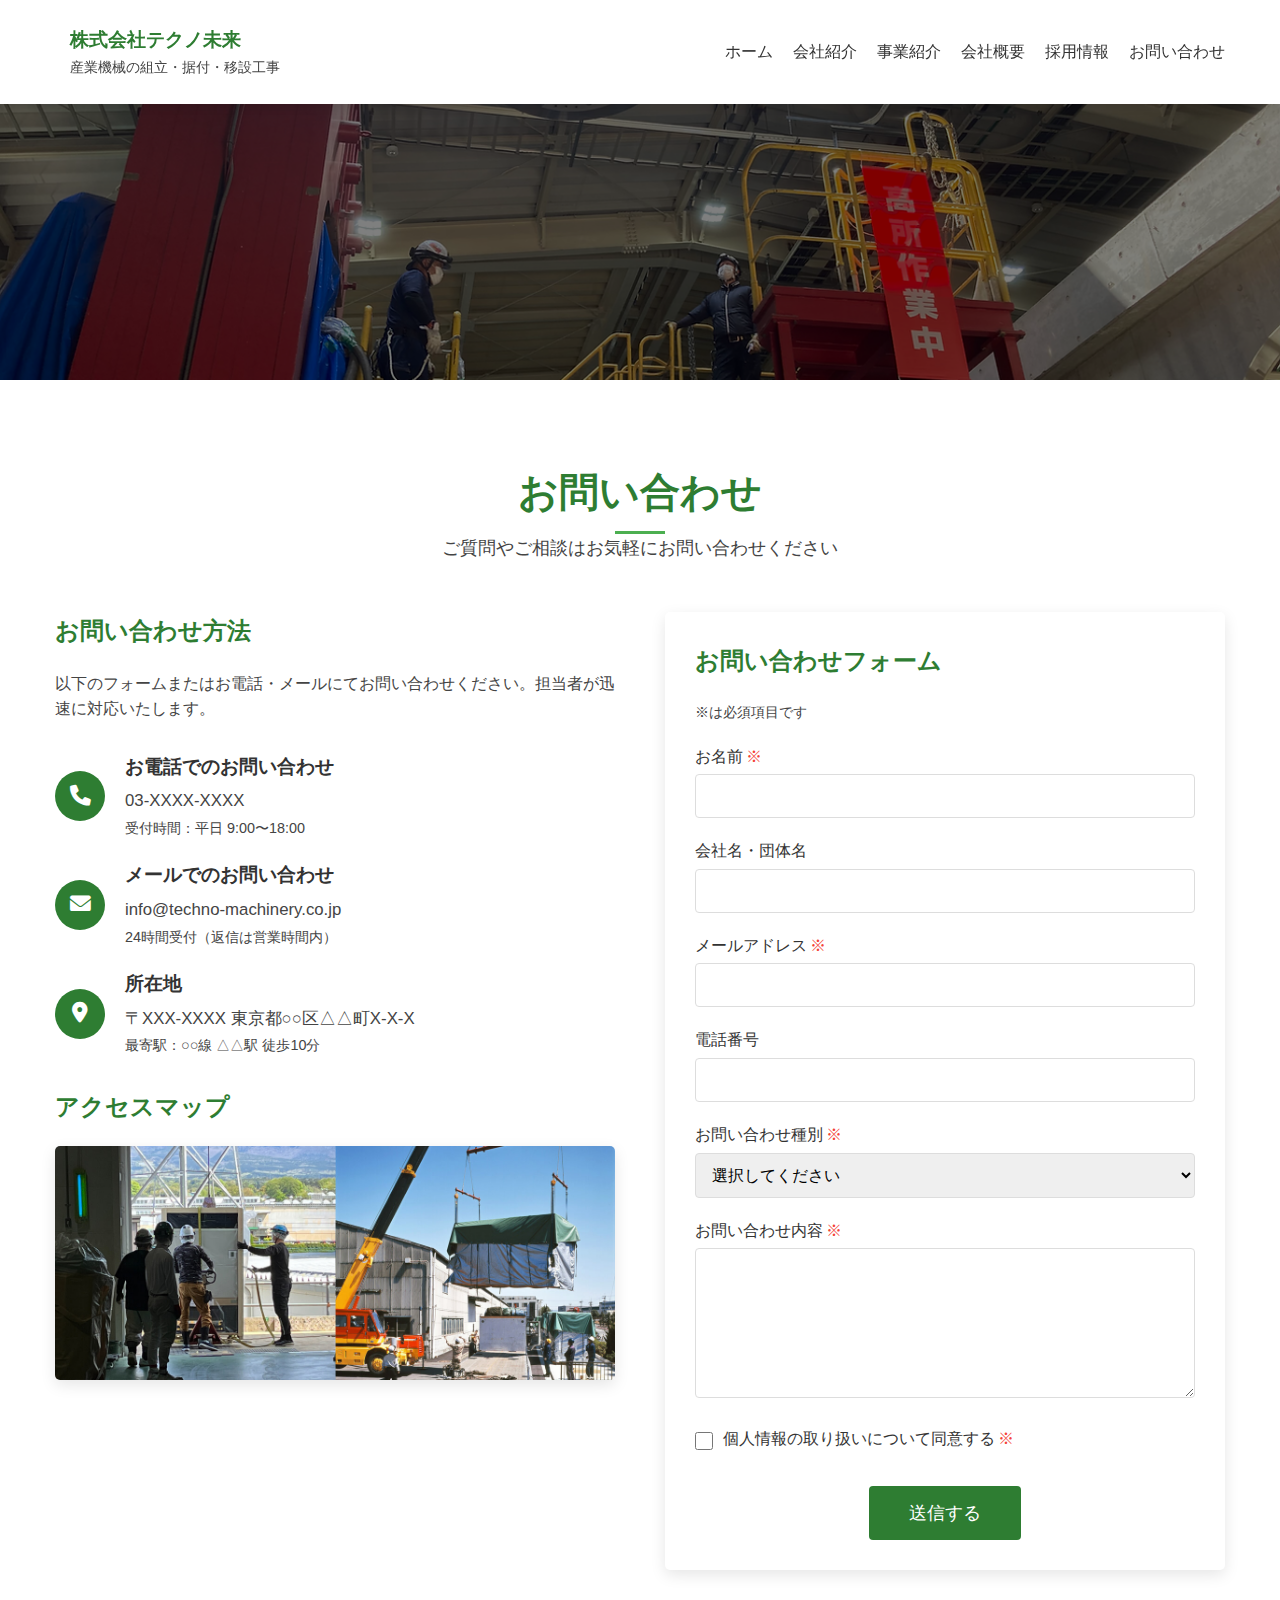
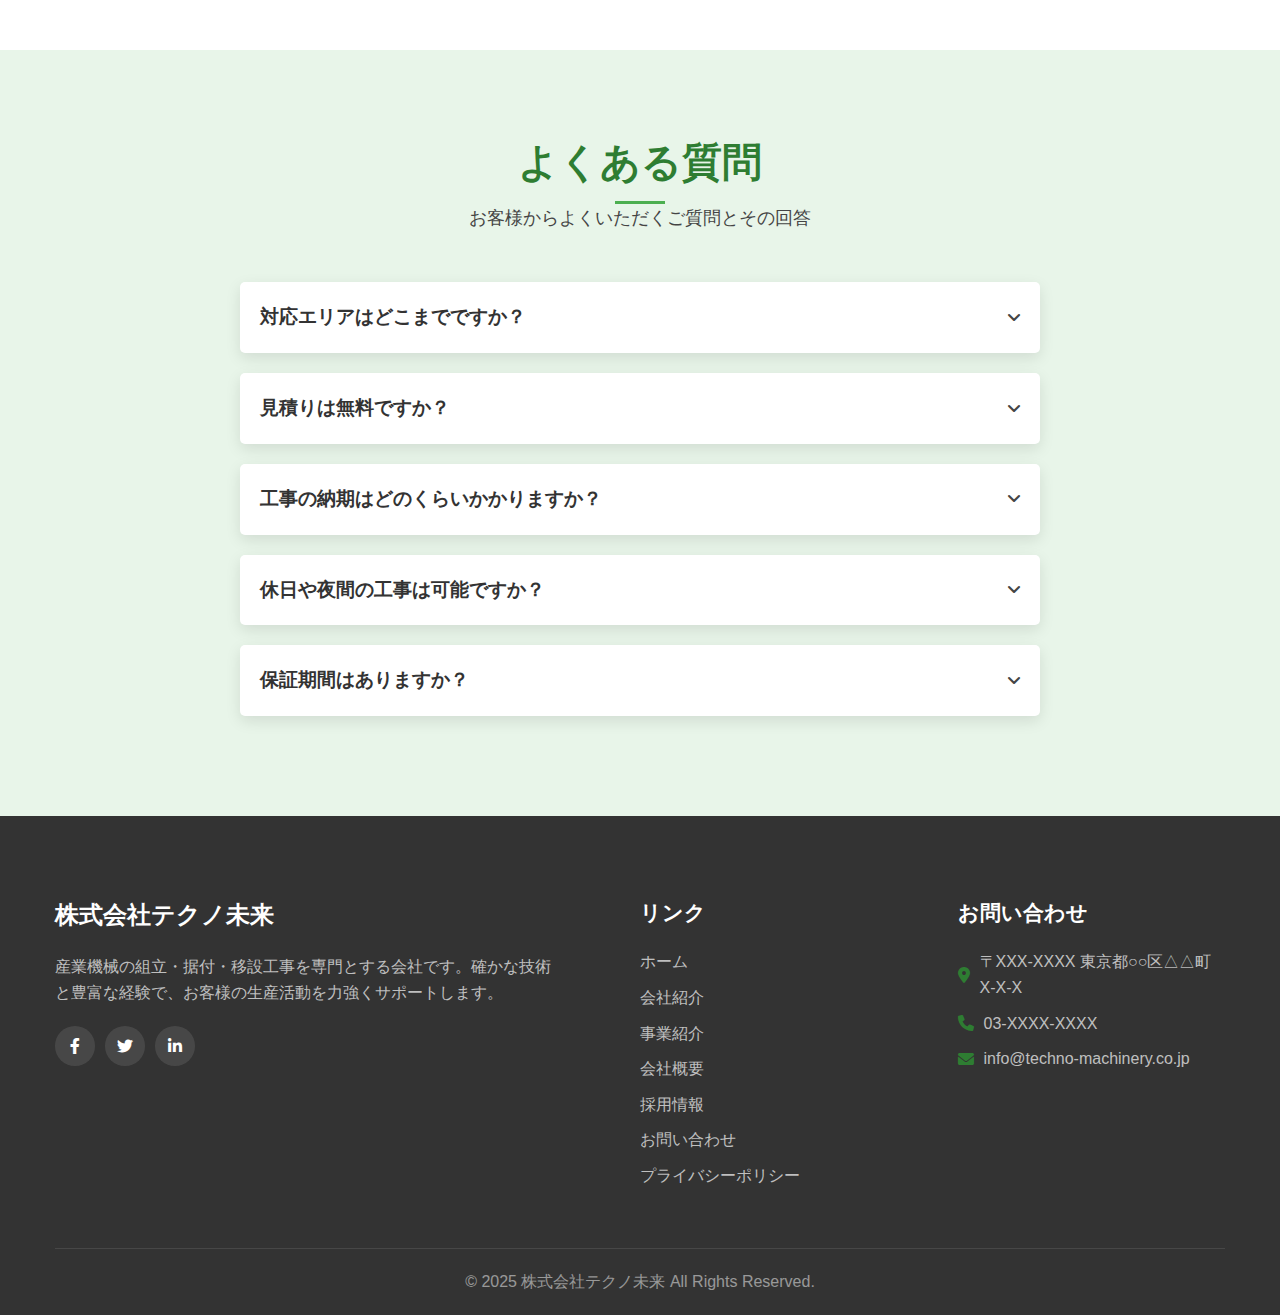
<file: contact.html>
<!DOCTYPE html>
<html lang="ja">
<head>
    <meta charset="UTF-8">
    <meta name="viewport" content="width=device-width, initial-scale=1.0">
    <title>お問い合わせ | 株式会社テクノ未来</title>
    <meta name="description" content="株式会社テクノ未来へのお問い合わせページです。ご質問やご相談はお気軽にお問い合わせください。">
    <link rel="stylesheet" href="css/style.css">
    <link href="https://fonts.googleapis.com/css2?family=Noto+Sans+JP:wght@400;500;700&display=swap" rel="stylesheet">
    <link rel="stylesheet" href="https://cdnjs.cloudflare.com/ajax/libs/font-awesome/6.0.0-beta3/css/all.min.css">
</head>
<body>
    <!-- ヘッダー -->
    <header>
        <div class="container header-container">
            <div class="logo">
                <div class="logo-text">
                    <h1>株式会社テクノ未来</h1>
                    <p>産業機械の組立・据付・移設工事</p>
                </div>
            </div>
            <div class="menu-toggle" id="menu-toggle">
                <i class="fas fa-bars"></i>
            </div>
            <nav id="nav">
                <ul>
                    <li><a href="index.html">ホーム</a></li>
                    <li><a href="company.html">会社紹介</a></li>
                    <li><a href="service.html">事業紹介</a></li>
                    <li><a href="about.html">会社概要</a></li>
                    <li><a href="recruit.html">採用情報</a></li>
                    <li><a href="contact.html">お問い合わせ</a></li>
                </ul>
            </nav>
        </div>
    </header>

    <!-- ページヘッダー -->
    <section class="page-header" style="background-image: url('images/plant_layout_engineering.png');">
    </section>

    <!-- お問い合わせセクション -->
    <section class="contact-page">
        <div class="container">
            <div class="section-title">
                <h2>お問い合わせ</h2>
                <p>ご質問やご相談はお気軽にお問い合わせください</p>
            </div>
            <div class="contact-container">
                <div class="contact-info">
                    <h3>お問い合わせ方法</h3>
                    <p>以下のフォームまたはお電話・メールにてお問い合わせください。担当者が迅速に対応いたします。</p>
                    
                    <div class="contact-methods">
                        <div class="contact-method">
                            <div class="contact-icon">
                                <i class="fas fa-phone"></i>
                            </div>
                            <div class="contact-text">
                                <h4>お電話でのお問い合わせ</h4>
                                <p>03-XXXX-XXXX</p>
                                <p class="small">受付時間：平日 9:00〜18:00</p>
                            </div>
                        </div>
                        <div class="contact-method">
                            <div class="contact-icon">
                                <i class="fas fa-envelope"></i>
                            </div>
                            <div class="contact-text">
                                <h4>メールでのお問い合わせ</h4>
                                <p>info@techno-machinery.co.jp</p>
                                <p class="small">24時間受付（返信は営業時間内）</p>
                            </div>
                        </div>
                        <div class="contact-method">
                            <div class="contact-icon">
                                <i class="fas fa-map-marker-alt"></i>
                            </div>
                            <div class="contact-text">
                                <h4>所在地</h4>
                                <p>〒XXX-XXXX 東京都○○区△△町X-X-X</p>
                                <p class="small">最寄駅：○○線 △△駅 徒歩10分</p>
                            </div>
                        </div>
                    </div>
                    
                    <div class="office-map">
                        <h3>アクセスマップ</h3>
                        <img src="images/factory_layout_change.jpeg" alt="アクセスマップ">
                    </div>
                </div>
                
                <div class="contact-form-container">
                    <h3>お問い合わせフォーム</h3>
                    <p class="required-text">※は必須項目です</p>
                    
                    <form action="#" method="post" id="contact-form">
                        <div class="form-group">
                            <label for="name">お名前<span class="required-mark">※</span></label>
                            <input type="text" id="name" name="name" class="form-control" required>
                        </div>
                        
                        <div class="form-group">
                            <label for="company">会社名・団体名</label>
                            <input type="text" id="company" name="company" class="form-control">
                        </div>
                        
                        <div class="form-group">
                            <label for="email">メールアドレス<span class="required-mark">※</span></label>
                            <input type="email" id="email" name="email" class="form-control" required>
                        </div>
                        
                        <div class="form-group">
                            <label for="phone">電話番号</label>
                            <input type="tel" id="phone" name="phone" class="form-control">
                        </div>
                        
                        <div class="form-group">
                            <label for="inquiry-type">お問い合わせ種別<span class="required-mark">※</span></label>
                            <select id="inquiry-type" name="inquiry-type" class="form-control" required>
                                <option value="">選択してください</option>
                                <option value="estimate">お見積り依頼</option>
                                <option value="service">サービスに関するお問い合わせ</option>
                                <option value="recruit">採用に関するお問い合わせ</option>
                                <option value="other">その他</option>
                            </select>
                        </div>
                        
                        <div class="form-group">
                            <label for="message">お問い合わせ内容<span class="required-mark">※</span></label>
                            <textarea id="message" name="message" class="form-control" required></textarea>
                        </div>
                        
                        <div class="form-group privacy-policy-check">
                            <input type="checkbox" id="privacy-agree" name="privacy-agree" required>
                            <label for="privacy-agree">個人情報の取り扱いについて同意する<span class="required-mark">※</span></label>
                        </div>
                        
                        <div class="form-submit">
                            <button type="submit" class="btn-submit">送信する</button>
                        </div>
                    </form>
                </div>
            </div>
        </div>
    </section>

    <!-- よくある質問セクション -->
    <section class="faq bg-light">
        <div class="container">
            <div class="section-title">
                <h2>よくある質問</h2>
                <p>お客様からよくいただくご質問とその回答</p>
            </div>
            <div class="faq-container">
                <div class="faq-item">
                    <div class="faq-question">
                        <h3>対応エリアはどこまでですか？</h3>
                    </div>
                    <div class="faq-answer">
                        <p>東京本社、大阪営業所、名古屋営業所を拠点に、全国対応しております。海外案件についてもご相談ください。</p>
                    </div>
                </div>
                <div class="faq-item">
                    <div class="faq-question">
                        <h3>見積りは無料ですか？</h3>
                    </div>
                    <div class="faq-answer">
                        <p>はい、お見積りは無料です。現地調査が必要な場合も、基本的に無料で対応しております。ただし、遠方の場合は交通費をいただく場合がございます。</p>
                    </div>
                </div>
                <div class="faq-item">
                    <div class="faq-question">
                        <h3>工事の納期はどのくらいかかりますか？</h3>
                    </div>
                    <div class="faq-answer">
                        <p>工事の規模や内容によって異なります。小規模な据付工事であれば数日、大規模な移設工事では数週間から数ヶ月かかる場合もございます。具体的な納期については、お見積り時にご案内いたします。</p>
                    </div>
                </div>
                <div class="faq-item">
                    <div class="faq-question">
                        <h3>休日や夜間の工事は可能ですか？</h3>
                    </div>
                    <div class="faq-answer">
                        <p>はい、可能です。お客様の生産活動への影響を最小限に抑えるため、休日や夜間の工事にも対応しております。ただし、追加料金が発生する場合がございます。</p>
                    </div>
                </div>
                <div class="faq-item">
                    <div class="faq-question">
                        <h3>保証期間はありますか？</h3>
                    </div>
                    <div class="faq-answer">
                        <p>工事完了後、原則として1年間の保証期間を設けております。保証期間内に当社の施工に起因する不具合が発生した場合は、無償で対応いたします。ただし、お客様の使用方法や経年劣化による不具合は対象外となります。</p>
                    </div>
                </div>
            </div>
        </div>
    </section>

    <!-- フッター -->
    <footer>
        <div class="container">
            <div class="footer-container">
                <div class="footer-about">
                    <div class="footer-logo">
                        <h3>株式会社テクノ未来</h3>
                    </div>
                    <p>産業機械の組立・据付・移設工事を専門とする会社です。確かな技術と豊富な経験で、お客様の生産活動を力強くサポートします。</p>
                    <div class="social-links">
                        <a href="#" class="social-link"><i class="fab fa-facebook-f"></i></a>
                        <a href="#" class="social-link"><i class="fab fa-twitter"></i></a>
                        <a href="#" class="social-link"><i class="fab fa-linkedin-in"></i></a>
                    </div>
                </div>
                <div class="footer-links">
                    <h3>リンク</h3>
                    <ul>
                        <li><a href="index.html">ホーム</a></li>
                        <li><a href="company.html">会社紹介</a></li>
                        <li><a href="service.html">事業紹介</a></li>
                        <li><a href="about.html">会社概要</a></li>
                        <li><a href="recruit.html">採用情報</a></li>
                        <li><a href="contact.html">お問い合わせ</a></li>
                        <li><a href="privacy.html">プライバシーポリシー</a></li>
                    </ul>
                </div>
                <div class="footer-contact">
                    <h3>お問い合わせ</h3>
                    <p><i class="fas fa-map-marker-alt"></i> 〒XXX-XXXX 東京都○○区△△町X-X-X</p>
                    <p><i class="fas fa-phone"></i> 03-XXXX-XXXX</p>
                    <p><i class="fas fa-envelope"></i> info@techno-machinery.co.jp</p>
                </div>
            </div>
            <div class="copyright">
                <p>&copy; 2025 株式会社テクノ未来 All Rights Reserved.</p>
            </div>
        </div>
    </footer>

    <!-- JavaScript -->
    <script>
        // ハンバーガーメニューの動作
        const menuToggle = document.getElementById('menu-toggle');
        const nav = document.getElementById('nav');
        
        menuToggle.addEventListener('click', () => {
            nav.classList.toggle('active');
        });

        // スクロール時のヘッダー表示制御
        let lastScrollTop = 0;
        window.addEventListener('scroll', () => {
            const scrollTop = window.pageYOffset || document.documentElement.scrollTop;
            if (scrollTop > lastScrollTop) {
                // 下にスクロール
                document.querySelector('header').style.top = `-${document.querySelector('header').offsetHeight}px`;
            } else {
                // 上にスクロール
                document.querySelector('header').style.top = '0';
            }
            lastScrollTop = scrollTop;
        });
        
        // FAQのアコーディオン動作
        const faqItems = document.querySelectorAll('.faq-item');
        
        faqItems.forEach(item => {
            const question = item.querySelector('.faq-question');
            
            question.addEventListener('click', () => {
                item.classList.toggle('active');
            });
        });
    </script>
</body>
</html>
</file>
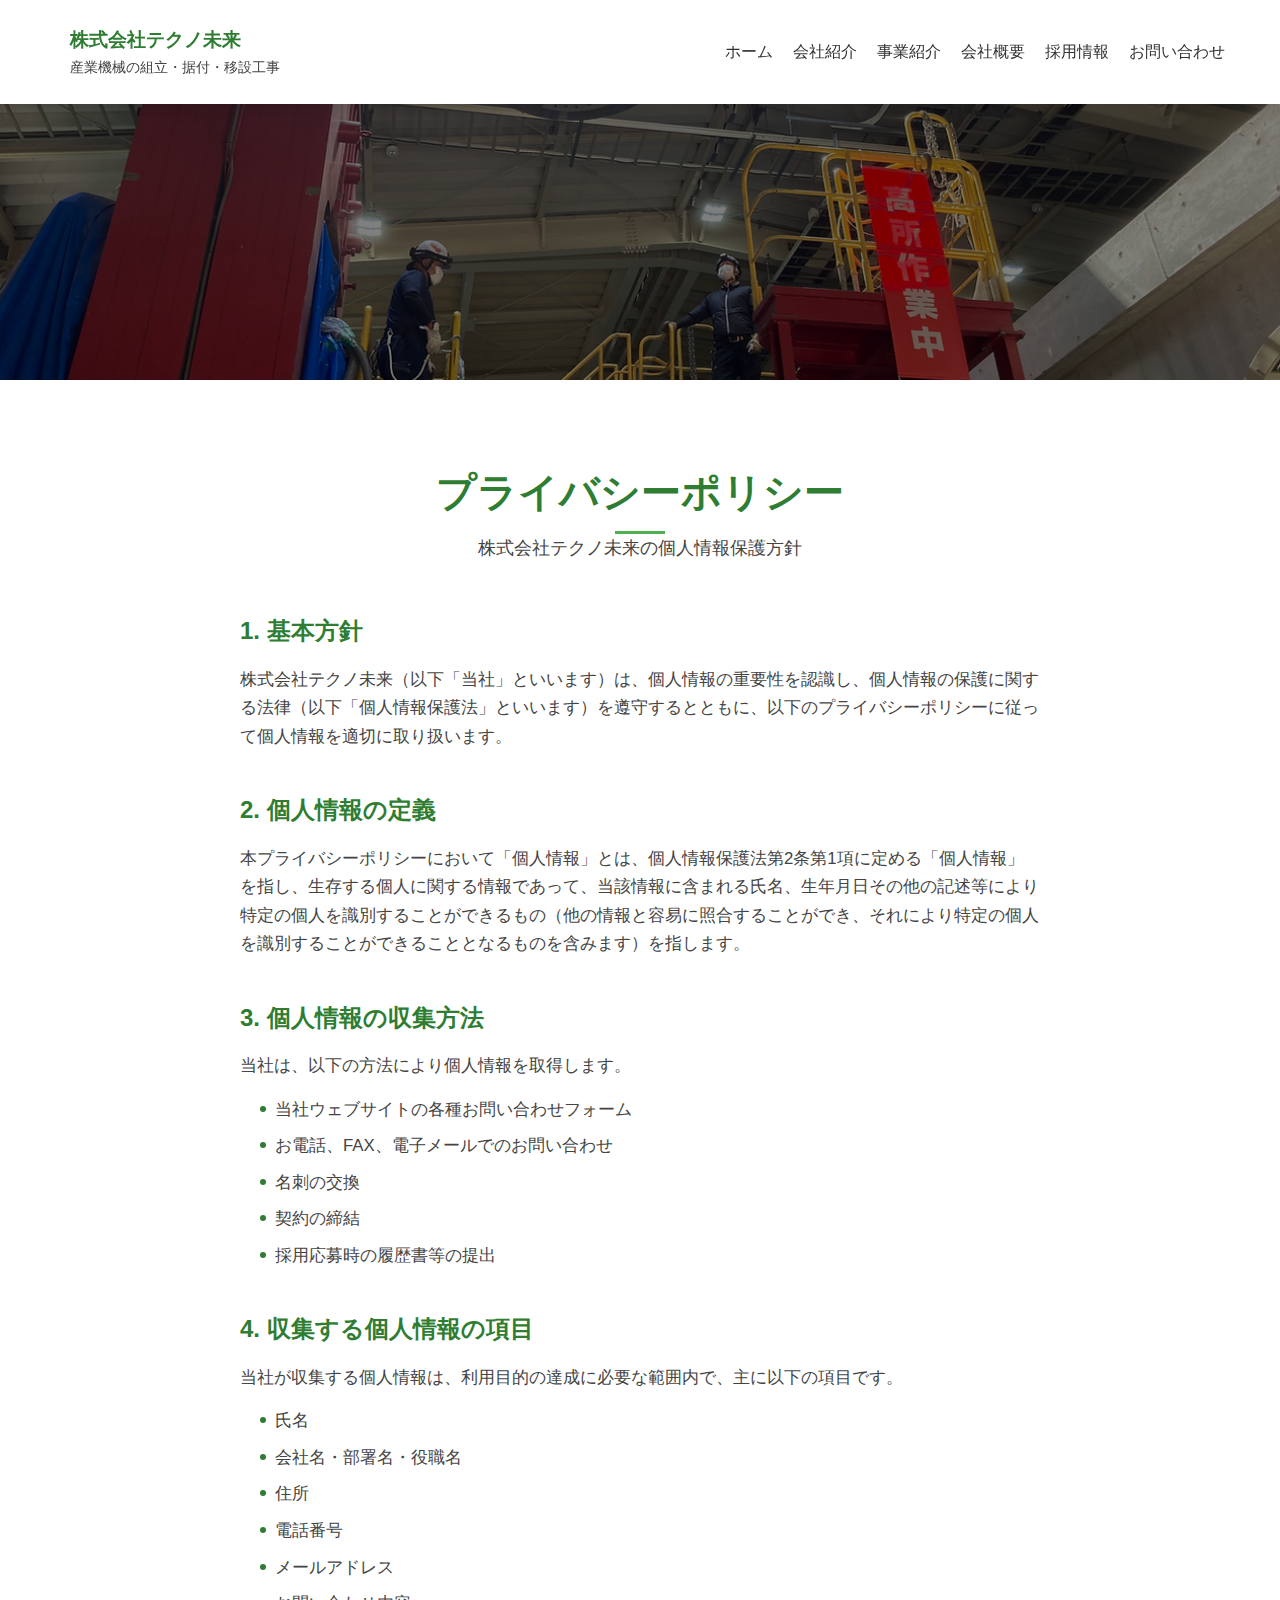
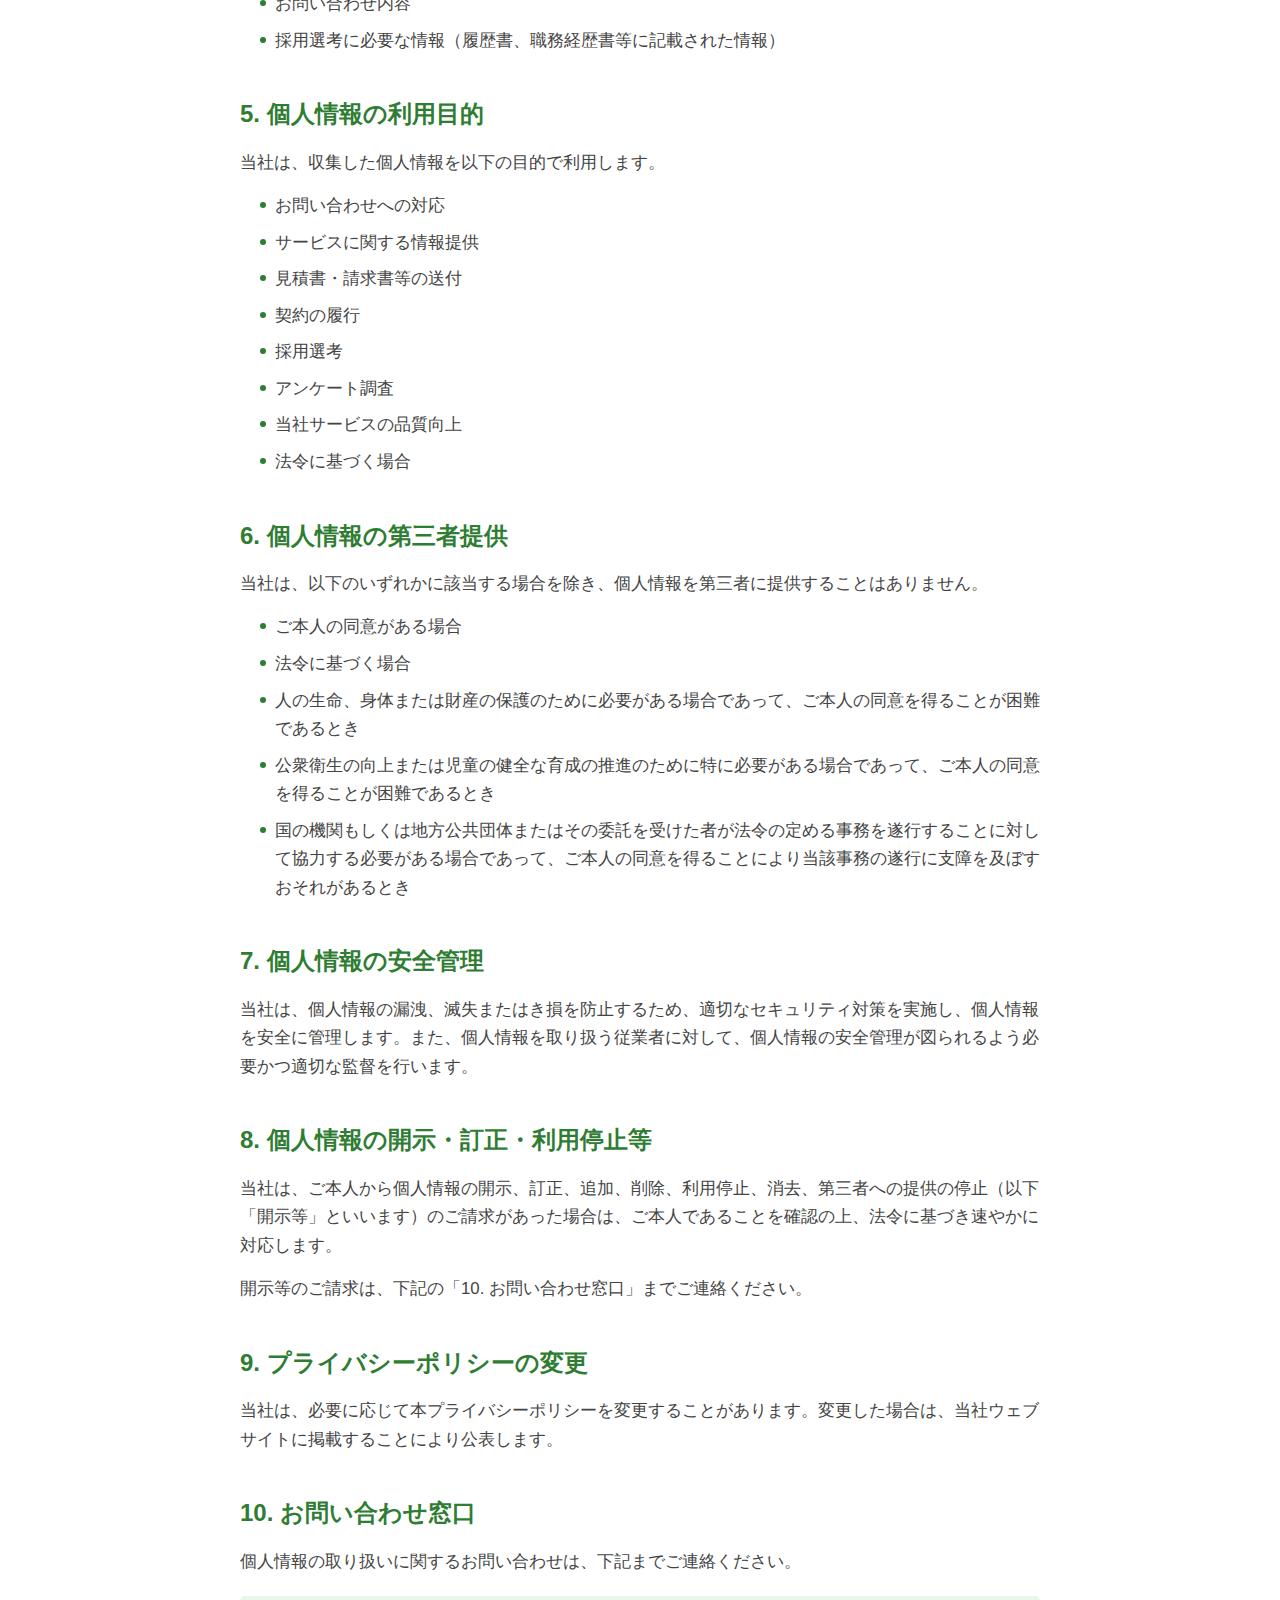
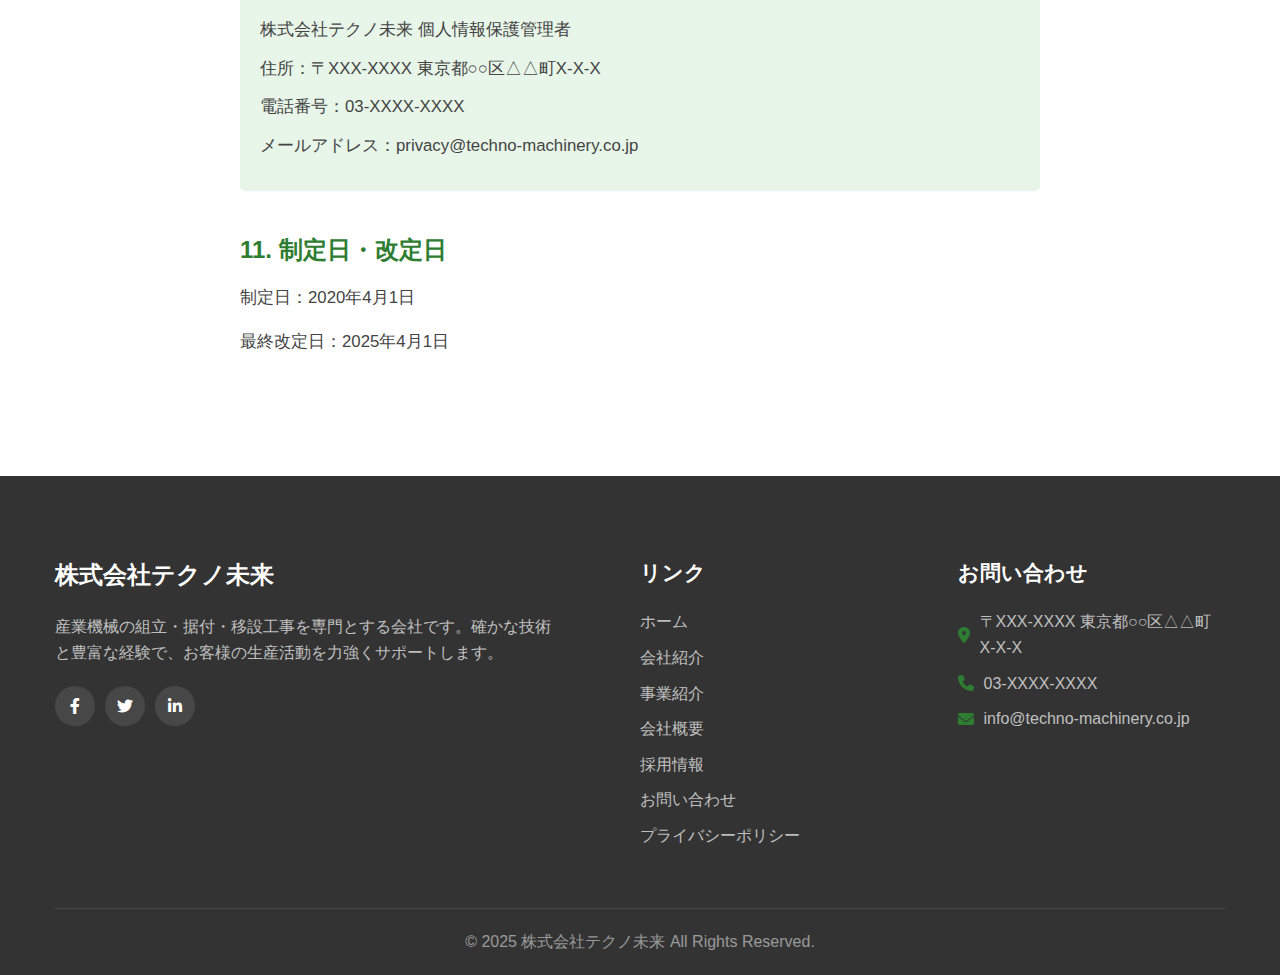
<file: privacy.html>
<!DOCTYPE html>
<html lang="ja">
<head>
    <meta charset="UTF-8">
    <meta name="viewport" content="width=device-width, initial-scale=1.0">
    <title>プライバシーポリシー | 株式会社テクノ未来</title>
    <meta name="description" content="株式会社テクノ未来のプライバシーポリシーページです。当社のプライバシーポリシーについてご案内しています。">
    <link rel="stylesheet" href="css/style.css">
    <link href="https://fonts.googleapis.com/css2?family=Noto+Sans+JP:wght@400;500;700&display=swap" rel="stylesheet">
    <link rel="stylesheet" href="https://cdnjs.cloudflare.com/ajax/libs/font-awesome/6.0.0-beta3/css/all.min.css">
</head>
<body>
    <!-- ヘッダー -->
    <header>
        <div class="container header-container">
            <div class="logo">
                <div class="logo-text">
                    <h1>株式会社テクノ未来</h1>
                    <p>産業機械の組立・据付・移設工事</p>
                </div>
            </div>
            <div class="menu-toggle" id="menu-toggle">
                <i class="fas fa-bars"></i>
            </div>
            <nav id="nav">
                <ul>
                    <li><a href="index.html">ホーム</a></li>
                    <li><a href="company.html">会社紹介</a></li>
                    <li><a href="service.html">事業紹介</a></li>
                    <li><a href="about.html">会社概要</a></li>
                    <li><a href="recruit.html">採用情報</a></li>
                    <li><a href="contact.html">お問い合わせ</a></li>
                </ul>
            </nav>
        </div>
    </header>

    <!-- ページヘッダー -->
    <section class="page-header" style="background-image: url('images/plant_layout_engineering.png');">
    </section>

    <!-- プライバシーポリシーセクション -->
    <section class="privacy-policy">
        <div class="container">
            <div class="section-title">
                <h2>プライバシーポリシー</h2>
                <p>株式会社テクノ未来の個人情報保護方針</p>
            </div>
            <div class="policy-content">
                <div class="policy-section">
                    <h3>1. 基本方針</h3>
                    <p>株式会社テクノ未来（以下「当社」といいます）は、個人情報の重要性を認識し、個人情報の保護に関する法律（以下「個人情報保護法」といいます）を遵守するとともに、以下のプライバシーポリシーに従って個人情報を適切に取り扱います。</p>
                </div>
                
                <div class="policy-section">
                    <h3>2. 個人情報の定義</h3>
                    <p>本プライバシーポリシーにおいて「個人情報」とは、個人情報保護法第2条第1項に定める「個人情報」を指し、生存する個人に関する情報であって、当該情報に含まれる氏名、生年月日その他の記述等により特定の個人を識別することができるもの（他の情報と容易に照合することができ、それにより特定の個人を識別することができることとなるものを含みます）を指します。</p>
                </div>
                
                <div class="policy-section">
                    <h3>3. 個人情報の収集方法</h3>
                    <p>当社は、以下の方法により個人情報を取得します。</p>
                    <ul>
                        <li>当社ウェブサイトの各種お問い合わせフォーム</li>
                        <li>お電話、FAX、電子メールでのお問い合わせ</li>
                        <li>名刺の交換</li>
                        <li>契約の締結</li>
                        <li>採用応募時の履歴書等の提出</li>
                    </ul>
                </div>
                
                <div class="policy-section">
                    <h3>4. 収集する個人情報の項目</h3>
                    <p>当社が収集する個人情報は、利用目的の達成に必要な範囲内で、主に以下の項目です。</p>
                    <ul>
                        <li>氏名</li>
                        <li>会社名・部署名・役職名</li>
                        <li>住所</li>
                        <li>電話番号</li>
                        <li>メールアドレス</li>
                        <li>お問い合わせ内容</li>
                        <li>採用選考に必要な情報（履歴書、職務経歴書等に記載された情報）</li>
                    </ul>
                </div>
                
                <div class="policy-section">
                    <h3>5. 個人情報の利用目的</h3>
                    <p>当社は、収集した個人情報を以下の目的で利用します。</p>
                    <ul>
                        <li>お問い合わせへの対応</li>
                        <li>サービスに関する情報提供</li>
                        <li>見積書・請求書等の送付</li>
                        <li>契約の履行</li>
                        <li>採用選考</li>
                        <li>アンケート調査</li>
                        <li>当社サービスの品質向上</li>
                        <li>法令に基づく場合</li>
                    </ul>
                </div>
                
                <div class="policy-section">
                    <h3>6. 個人情報の第三者提供</h3>
                    <p>当社は、以下のいずれかに該当する場合を除き、個人情報を第三者に提供することはありません。</p>
                    <ul>
                        <li>ご本人の同意がある場合</li>
                        <li>法令に基づく場合</li>
                        <li>人の生命、身体または財産の保護のために必要がある場合であって、ご本人の同意を得ることが困難であるとき</li>
                        <li>公衆衛生の向上または児童の健全な育成の推進のために特に必要がある場合であって、ご本人の同意を得ることが困難であるとき</li>
                        <li>国の機関もしくは地方公共団体またはその委託を受けた者が法令の定める事務を遂行することに対して協力する必要がある場合であって、ご本人の同意を得ることにより当該事務の遂行に支障を及ぼすおそれがあるとき</li>
                    </ul>
                </div>
                
                <div class="policy-section">
                    <h3>7. 個人情報の安全管理</h3>
                    <p>当社は、個人情報の漏洩、滅失またはき損を防止するため、適切なセキュリティ対策を実施し、個人情報を安全に管理します。また、個人情報を取り扱う従業者に対して、個人情報の安全管理が図られるよう必要かつ適切な監督を行います。</p>
                </div>
                
                <div class="policy-section">
                    <h3>8. 個人情報の開示・訂正・利用停止等</h3>
                    <p>当社は、ご本人から個人情報の開示、訂正、追加、削除、利用停止、消去、第三者への提供の停止（以下「開示等」といいます）のご請求があった場合は、ご本人であることを確認の上、法令に基づき速やかに対応します。</p>
                    <p>開示等のご請求は、下記の「10. お問い合わせ窓口」までご連絡ください。</p>
                </div>
                
                <div class="policy-section">
                    <h3>9. プライバシーポリシーの変更</h3>
                    <p>当社は、必要に応じて本プライバシーポリシーを変更することがあります。変更した場合は、当社ウェブサイトに掲載することにより公表します。</p>
                </div>
                
                <div class="policy-section">
                    <h3>10. お問い合わせ窓口</h3>
                    <p>個人情報の取り扱いに関するお問い合わせは、下記までご連絡ください。</p>
                    <div class="contact-info-box">
                        <p>株式会社テクノ未来 個人情報保護管理者</p>
                        <p>住所：〒XXX-XXXX 東京都○○区△△町X-X-X</p>
                        <p>電話番号：03-XXXX-XXXX</p>
                        <p>メールアドレス：privacy@techno-machinery.co.jp</p>
                    </div>
                </div>
                
                <div class="policy-section">
                    <h3>11. 制定日・改定日</h3>
                    <p>制定日：2020年4月1日</p>
                    <p>最終改定日：2025年4月1日</p>
                </div>
            </div>
        </div>
    </section>

    <!-- フッター -->
    <footer>
        <div class="container">
            <div class="footer-container">
                <div class="footer-about">
                    <div class="footer-logo">
                        <h3>株式会社テクノ未来</h3>
                    </div>
                    <p>産業機械の組立・据付・移設工事を専門とする会社です。確かな技術と豊富な経験で、お客様の生産活動を力強くサポートします。</p>
                    <div class="social-links">
                        <a href="#" class="social-link"><i class="fab fa-facebook-f"></i></a>
                        <a href="#" class="social-link"><i class="fab fa-twitter"></i></a>
                        <a href="#" class="social-link"><i class="fab fa-linkedin-in"></i></a>
                    </div>
                </div>
                <div class="footer-links">
                    <h3>リンク</h3>
                    <ul>
                        <li><a href="index.html">ホーム</a></li>
                        <li><a href="company.html">会社紹介</a></li>
                        <li><a href="service.html">事業紹介</a></li>
                        <li><a href="about.html">会社概要</a></li>
                        <li><a href="recruit.html">採用情報</a></li>
                        <li><a href="contact.html">お問い合わせ</a></li>
                        <li><a href="privacy.html">プライバシーポリシー</a></li>
                    </ul>
                </div>
                <div class="footer-contact">
                    <h3>お問い合わせ</h3>
                    <p><i class="fas fa-map-marker-alt"></i> 〒XXX-XXXX 東京都○○区△△町X-X-X</p>
                    <p><i class="fas fa-phone"></i> 03-XXXX-XXXX</p>
                    <p><i class="fas fa-envelope"></i> info@techno-machinery.co.jp</p>
                </div>
            </div>
            <div class="copyright">
                <p>&copy; 2025 株式会社テクノ未来 All Rights Reserved.</p>
            </div>
        </div>
    </footer>

    <!-- JavaScript -->
    <script>
        // ハンバーガーメニューの動作
        const menuToggle = document.getElementById('menu-toggle');
        const nav = document.getElementById('nav');
        
        menuToggle.addEventListener('click', () => {
            nav.classList.toggle('active');
        });

        // スクロール時のヘッダー表示制御
        let lastScrollTop = 0;
        window.addEventListener('scroll', () => {
            const scrollTop = window.pageYOffset || document.documentElement.scrollTop;
            if (scrollTop > lastScrollTop) {
                // 下にスクロール
                document.querySelector('header').style.top = `-${document.querySelector('header').offsetHeight}px`;
            } else {
                // 上にスクロール
                document.querySelector('header').style.top = '0';
            }
            lastScrollTop = scrollTop;
        });
    </script>
</body>
</html>
</file>
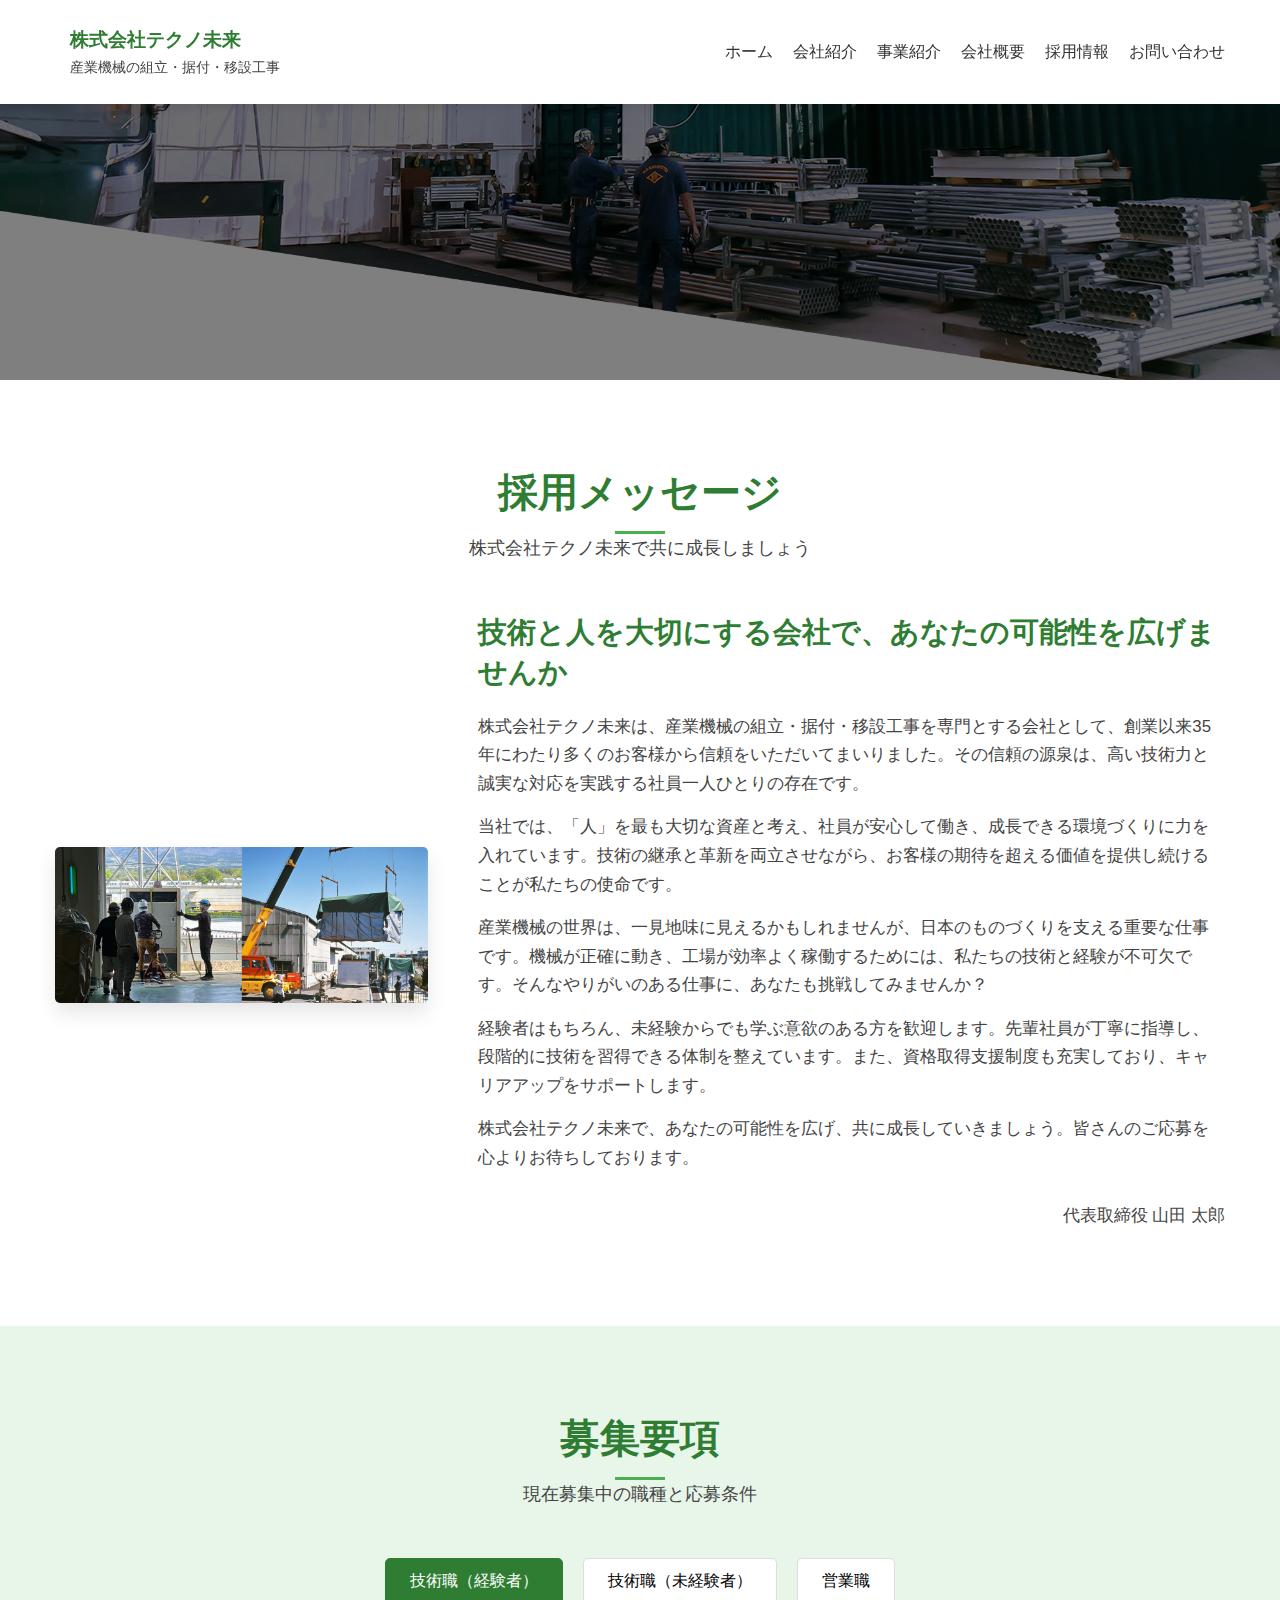
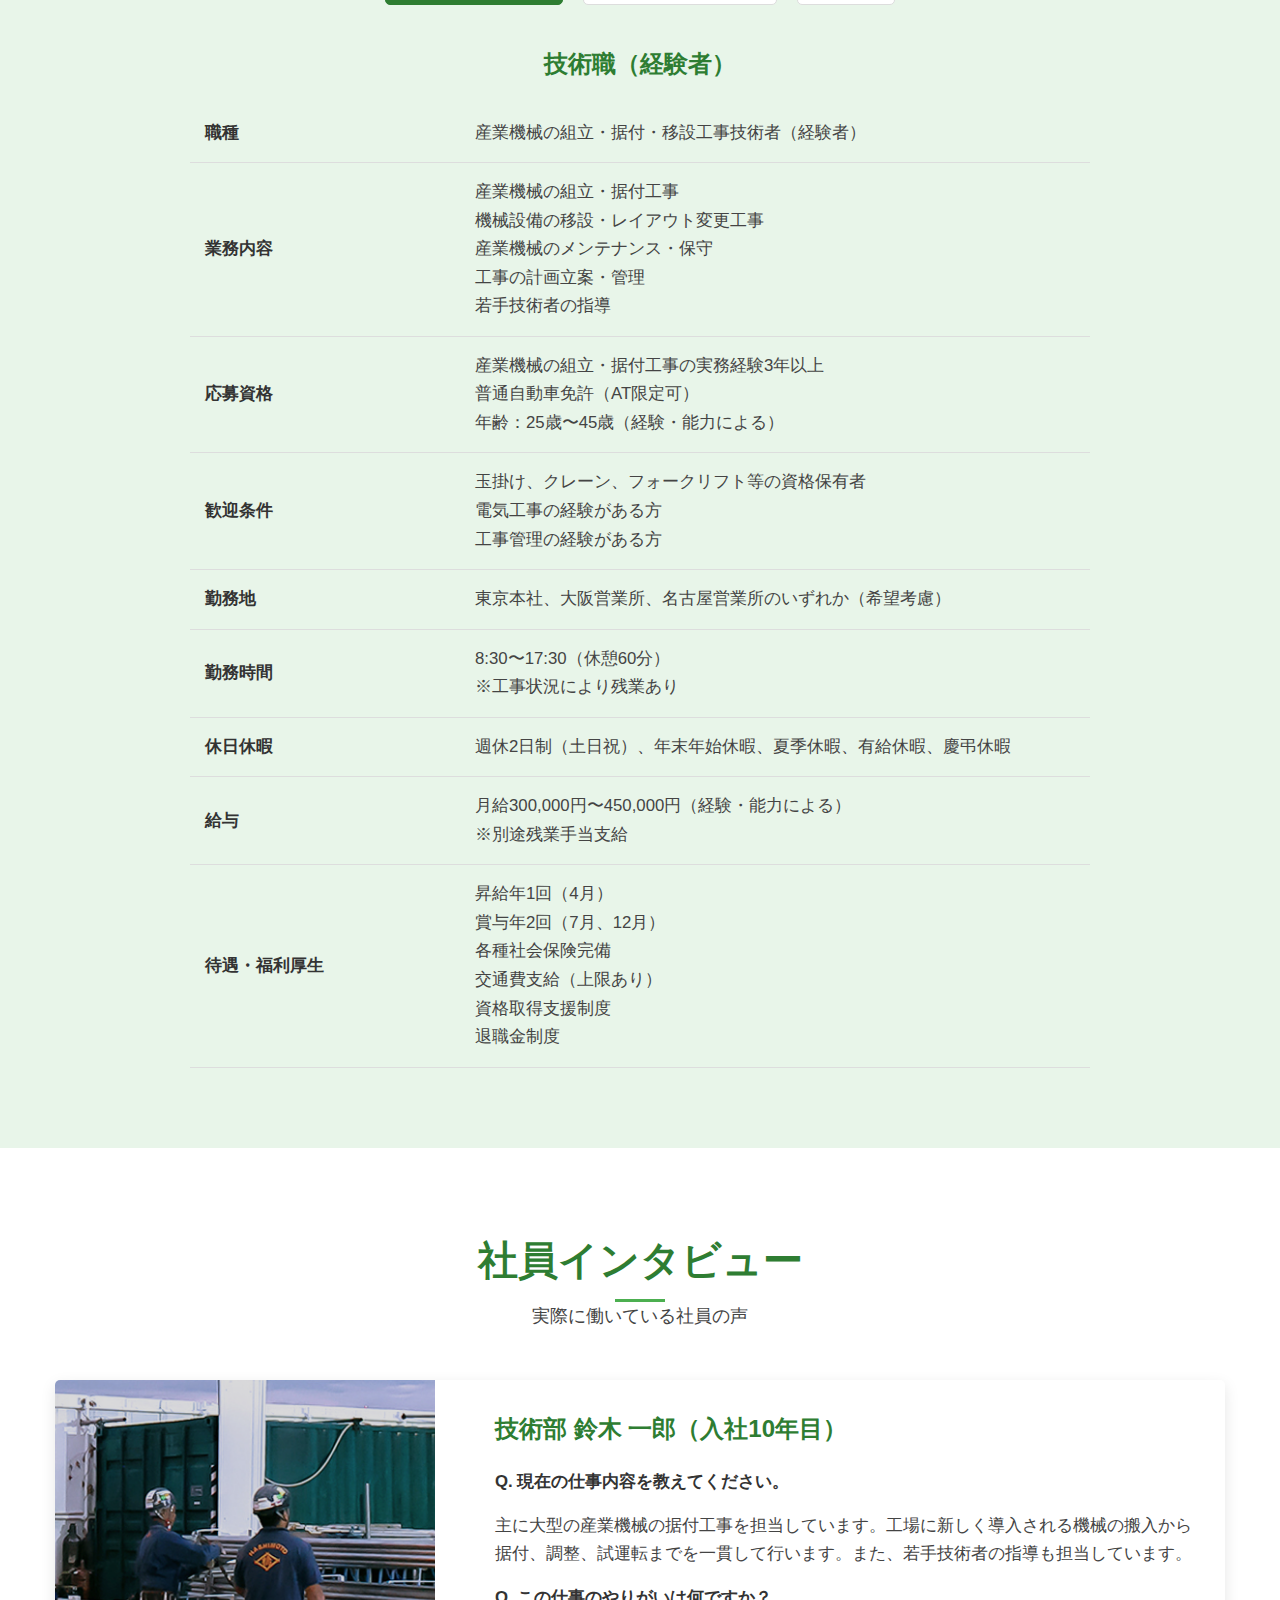
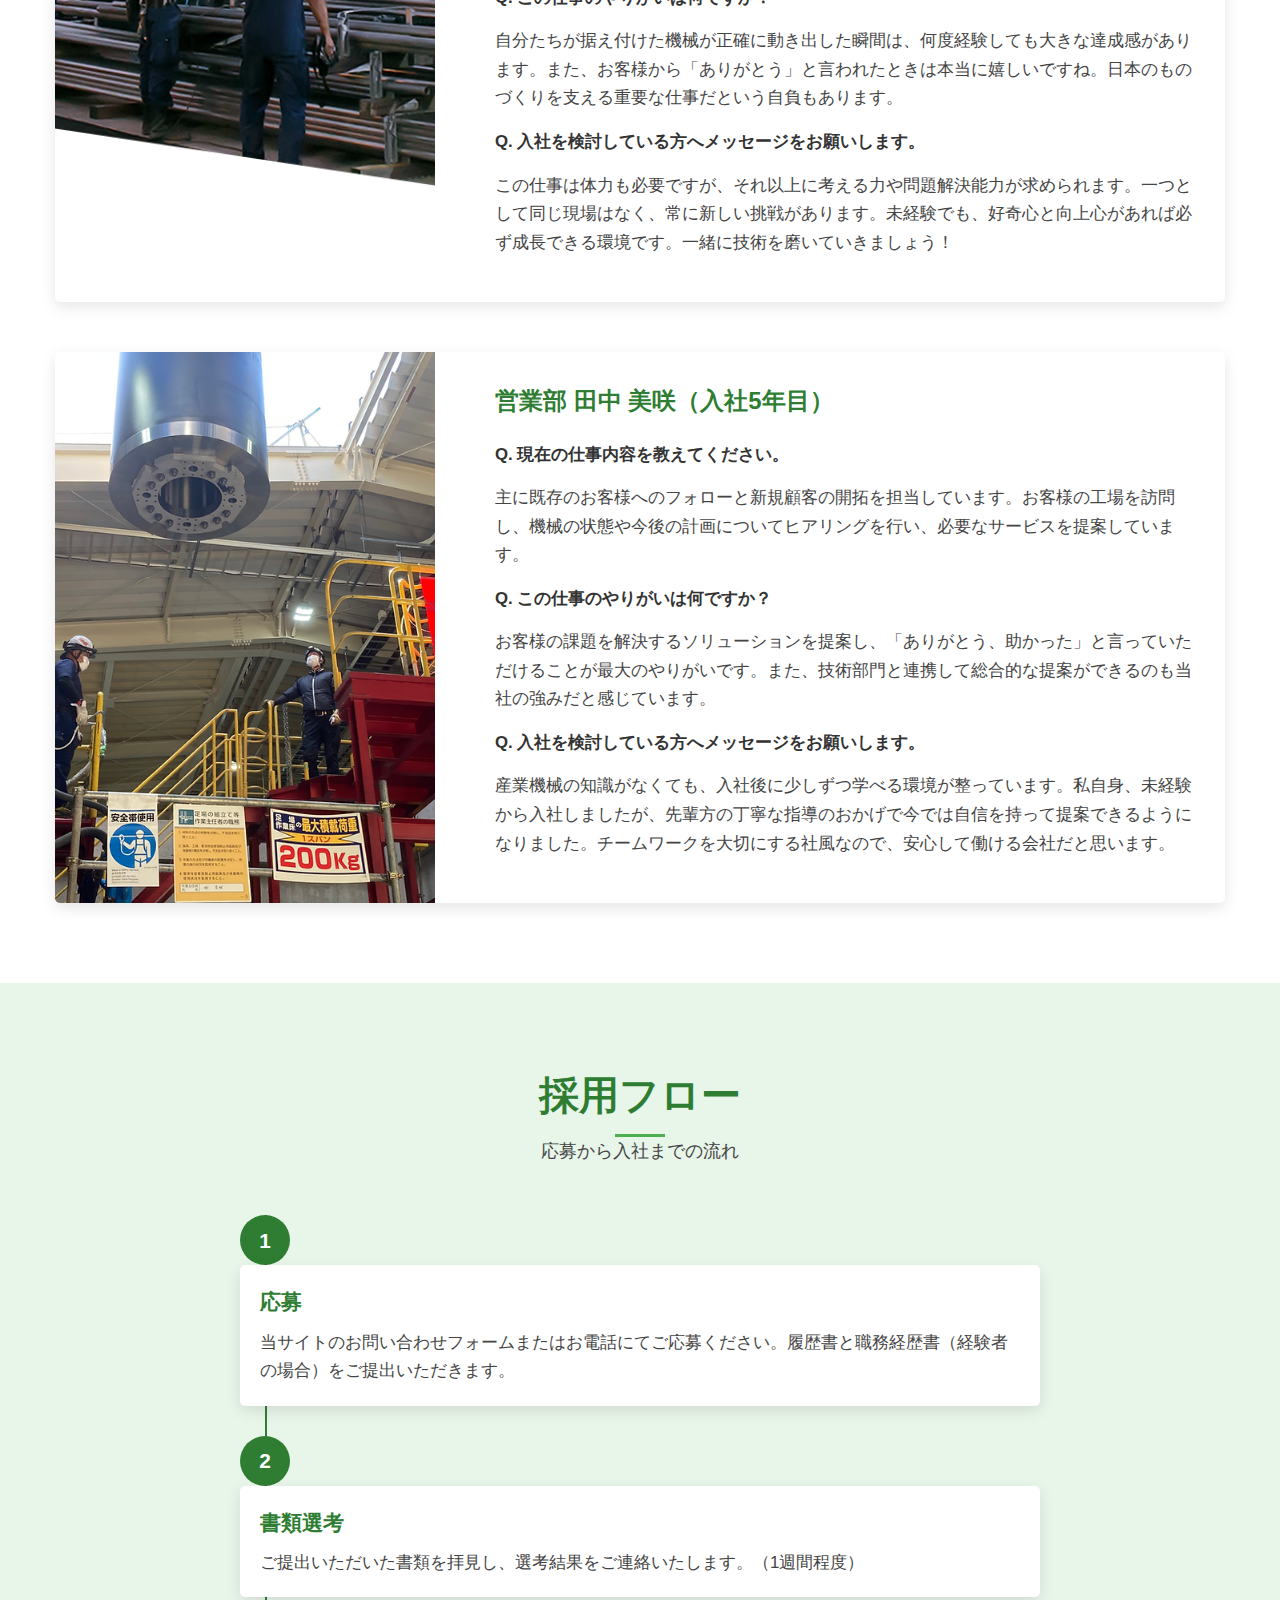
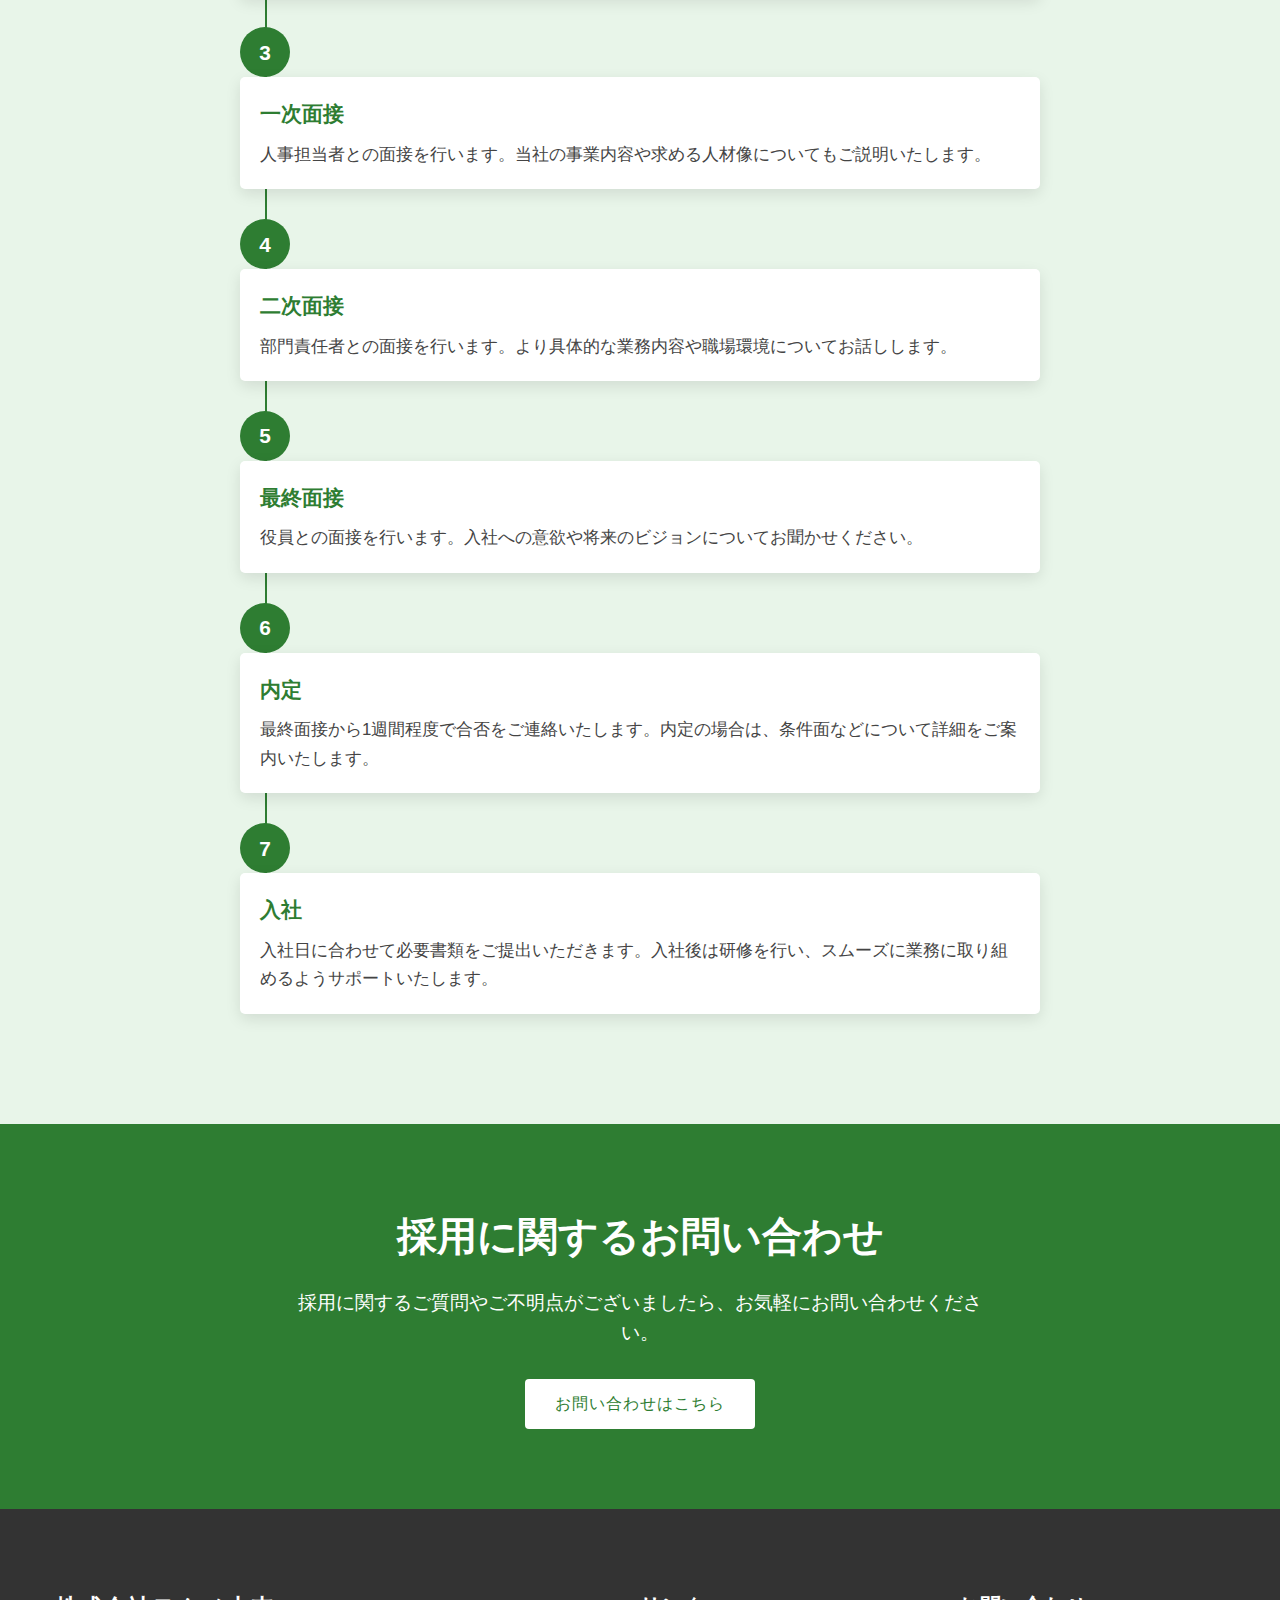
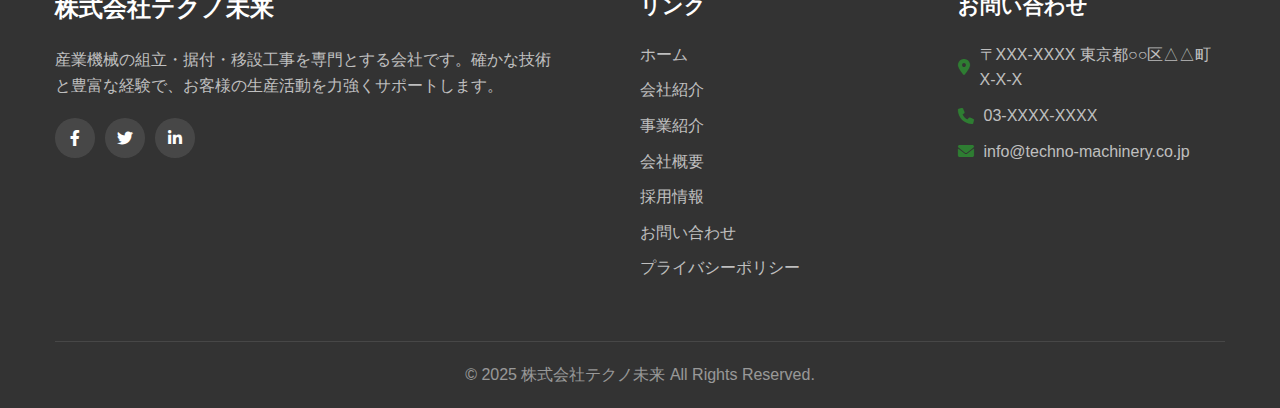
<file: recruit.html>
<!DOCTYPE html>
<html lang="ja">
<head>
    <meta charset="UTF-8">
    <meta name="viewport" content="width=device-width, initial-scale=1.0">
    <title>採用情報 | 株式会社テクノ未来</title>
    <meta name="description" content="株式会社テクノ未来の採用情報ページです。募集職種や応募要項、社員インタビューなどをご紹介しています。">
    <link rel="stylesheet" href="css/style.css">
    <link href="https://fonts.googleapis.com/css2?family=Noto+Sans+JP:wght@400;500;700&display=swap" rel="stylesheet">
    <link rel="stylesheet" href="https://cdnjs.cloudflare.com/ajax/libs/font-awesome/6.0.0-beta3/css/all.min.css">
</head>
<body>
    <!-- ヘッダー -->
    <header>
        <div class="container header-container">
            <div class="logo">
                <div class="logo-text">
                    <h1>株式会社テクノ未来</h1>
                    <p>産業機械の組立・据付・移設工事</p>
                </div>
            </div>
            <div class="menu-toggle" id="menu-toggle">
                <i class="fas fa-bars"></i>
            </div>
            <nav id="nav">
                <ul>
                    <li><a href="index.html">ホーム</a></li>
                    <li><a href="company.html">会社紹介</a></li>
                    <li><a href="service.html">事業紹介</a></li>
                    <li><a href="about.html">会社概要</a></li>
                    <li><a href="recruit.html">採用情報</a></li>
                    <li><a href="contact.html">お問い合わせ</a></li>
                </ul>
            </nav>
        </div>
    </header>

    <!-- ページヘッダー -->
    <section class="page-header" style="background-image: url('images/machine_installation_header.png');">
    </section>

    <!-- 採用メッセージセクション -->
    <section class="recruit-message">
        <div class="container">
            <div class="section-title">
                <h2>採用メッセージ</h2>
                <p>株式会社テクノ未来で共に成長しましょう</p>
            </div>
            <div class="message-container">
                <div class="message-image">
                    <img src="images/factory_layout_change.jpeg" alt="代表取締役メッセージ">
                </div>
                <div class="message-content">
                    <h3>技術と人を大切にする会社で、あなたの可能性を広げませんか</h3>
                    <p>株式会社テクノ未来は、産業機械の組立・据付・移設工事を専門とする会社として、創業以来35年にわたり多くのお客様から信頼をいただいてまいりました。その信頼の源泉は、高い技術力と誠実な対応を実践する社員一人ひとりの存在です。</p>
                    <p>当社では、「人」を最も大切な資産と考え、社員が安心して働き、成長できる環境づくりに力を入れています。技術の継承と革新を両立させながら、お客様の期待を超える価値を提供し続けることが私たちの使命です。</p>
                    <p>産業機械の世界は、一見地味に見えるかもしれませんが、日本のものづくりを支える重要な仕事です。機械が正確に動き、工場が効率よく稼働するためには、私たちの技術と経験が不可欠です。そんなやりがいのある仕事に、あなたも挑戦してみませんか？</p>
                    <p>経験者はもちろん、未経験からでも学ぶ意欲のある方を歓迎します。先輩社員が丁寧に指導し、段階的に技術を習得できる体制を整えています。また、資格取得支援制度も充実しており、キャリアアップをサポートします。</p>
                    <p>株式会社テクノ未来で、あなたの可能性を広げ、共に成長していきましょう。皆さんのご応募を心よりお待ちしております。</p>
                    <p class="message-signature">代表取締役 山田 太郎</p>
                </div>
            </div>
        </div>
    </section>

    <!-- 募集要項セクション -->
    <section class="job-requirements bg-light">
        <div class="container">
            <div class="section-title">
                <h2>募集要項</h2>
                <p>現在募集中の職種と応募条件</p>
            </div>
            <div class="job-tabs">
                <div class="tab-buttons">
                    <button class="tab-button active" data-tab="tab1">技術職（経験者）</button>
                    <button class="tab-button" data-tab="tab2">技術職（未経験者）</button>
                    <button class="tab-button" data-tab="tab3">営業職</button>
                </div>
                
                <div id="tab1" class="tab-content active">
                    <h3>技術職（経験者）</h3>
                    <table class="requirements-table">
                        <tr>
                            <th>職種</th>
                            <td>産業機械の組立・据付・移設工事技術者（経験者）</td>
                        </tr>
                        <tr>
                            <th>業務内容</th>
                            <td>
                                <ul>
                                    <li>産業機械の組立・据付工事</li>
                                    <li>機械設備の移設・レイアウト変更工事</li>
                                    <li>産業機械のメンテナンス・保守</li>
                                    <li>工事の計画立案・管理</li>
                                    <li>若手技術者の指導</li>
                                </ul>
                            </td>
                        </tr>
                        <tr>
                            <th>応募資格</th>
                            <td>
                                <ul>
                                    <li>産業機械の組立・据付工事の実務経験3年以上</li>
                                    <li>普通自動車免許（AT限定可）</li>
                                    <li>年齢：25歳〜45歳（経験・能力による）</li>
                                </ul>
                            </td>
                        </tr>
                        <tr>
                            <th>歓迎条件</th>
                            <td>
                                <ul>
                                    <li>玉掛け、クレーン、フォークリフト等の資格保有者</li>
                                    <li>電気工事の経験がある方</li>
                                    <li>工事管理の経験がある方</li>
                                </ul>
                            </td>
                        </tr>
                        <tr>
                            <th>勤務地</th>
                            <td>東京本社、大阪営業所、名古屋営業所のいずれか（希望考慮）</td>
                        </tr>
                        <tr>
                            <th>勤務時間</th>
                            <td>8:30〜17:30（休憩60分）<br>※工事状況により残業あり</td>
                        </tr>
                        <tr>
                            <th>休日休暇</th>
                            <td>週休2日制（土日祝）、年末年始休暇、夏季休暇、有給休暇、慶弔休暇</td>
                        </tr>
                        <tr>
                            <th>給与</th>
                            <td>月給300,000円〜450,000円（経験・能力による）<br>※別途残業手当支給</td>
                        </tr>
                        <tr>
                            <th>待遇・福利厚生</th>
                            <td>
                                <ul>
                                    <li>昇給年1回（4月）</li>
                                    <li>賞与年2回（7月、12月）</li>
                                    <li>各種社会保険完備</li>
                                    <li>交通費支給（上限あり）</li>
                                    <li>資格取得支援制度</li>
                                    <li>退職金制度</li>
                                </ul>
                            </td>
                        </tr>
                    </table>
                </div>
                
                <div id="tab2" class="tab-content">
                    <h3>技術職（未経験者）</h3>
                    <table class="requirements-table">
                        <tr>
                            <th>職種</th>
                            <td>産業機械の組立・据付・移設工事技術者（未経験者）</td>
                        </tr>
                        <tr>
                            <th>業務内容</th>
                            <td>
                                <ul>
                                    <li>産業機械の組立・据付工事の補助作業</li>
                                    <li>機械設備の移設・レイアウト変更工事の補助作業</li>
                                    <li>工具・資材の準備・管理</li>
                                    <li>先輩技術者の補助</li>
                                </ul>
                                ※入社後は研修を行い、段階的に技術を習得していただきます
                            </td>
                        </tr>
                        <tr>
                            <th>応募資格</th>
                            <td>
                                <ul>
                                    <li>普通自動車免許（AT限定可）</li>
                                    <li>年齢：18歳〜35歳</li>
                                    <li>機械いじりが好きな方</li>
                                    <li>体力に自信のある方</li>
                                </ul>
                            </td>
                        </tr>
                        <tr>
                            <th>歓迎条件</th>
                            <td>
                                <ul>
                                    <li>工業高校・専門学校卒業者</li>
                                    <li>製造業での勤務経験がある方</li>
                                    <li>DIYなど、ものづくりが好きな方</li>
                                </ul>
                            </td>
                        </tr>
                        <tr>
                            <th>勤務地</th>
                            <td>東京本社、大阪営業所、名古屋営業所のいずれか（希望考慮）</td>
                        </tr>
                        <tr>
                            <th>勤務時間</th>
                            <td>8:30〜17:30（休憩60分）<br>※工事状況により残業あり</td>
                        </tr>
                        <tr>
                            <th>休日休暇</th>
                            <td>週休2日制（土日祝）、年末年始休暇、夏季休暇、有給休暇、慶弔休暇</td>
                        </tr>
                        <tr>
                            <th>給与</th>
                            <td>月給220,000円〜280,000円（経験・能力による）<br>※別途残業手当支給</td>
                        </tr>
                        <tr>
                            <th>待遇・福利厚生</th>
                            <td>
                                <ul>
                                    <li>昇給年1回（4月）</li>
                                    <li>賞与年2回（7月、12月）</li>
                                    <li>各種社会保険完備</li>
                                    <li>交通費支給（上限あり）</li>
                                    <li>資格取得支援制度</li>
                                    <li>退職金制度</li>
                                </ul>
                            </td>
                        </tr>
                    </table>
                </div>
                
                <div id="tab3" class="tab-content">
                    <h3>営業職</h3>
                    <table class="requirements-table">
                        <tr>
                            <th>職種</th>
                            <td>営業職</td>
                        </tr>
                        <tr>
                            <th>業務内容</th>
                            <td>
                                <ul>
                                    <li>既存顧客への営業活動</li>
                                    <li>新規顧客の開拓</li>
                                    <li>見積書・提案書の作成</li>
                                    <li>工事の受注管理</li>
                                    <li>顧客ニーズの社内共有</li>
                                </ul>
                            </td>
                        </tr>
                        <tr>
                            <th>応募資格</th>
                            <td>
                                <ul>
                                    <li>営業経験2年以上（業界不問）</li>
                                    <li>普通自動車免許（AT限定可）</li>
                                    <li>年齢：25歳〜40歳（経験・能力による）</li>
                                </ul>
                            </td>
                        </tr>
                        <tr>
                            <th>歓迎条件</th>
                            <td>
                                <ul>
                                    <li>製造業での営業経験がある方</li>
                                    <li>機械・設備関連の知識がある方</li>
                                    <li>法人営業経験がある方</li>
                                </ul>
                            </td>
                        </tr>
                        <tr>
                            <th>勤務地</th>
                            <td>東京本社、大阪営業所、名古屋営業所のいずれか（希望考慮）</td>
                        </tr>
                        <tr>
                            <th>勤務時間</th>
                            <td>8:30〜17:30（休憩60分）<br>※状況により残業あり</td>
                        </tr>
                        <tr>
                            <th>休日休暇</th>
                            <td>週休2日制（土日祝）、年末年始休暇、夏季休暇、有給休暇、慶弔休暇</td>
                        </tr>
                        <tr>
                            <th>給与</th>
                            <td>月給280,000円〜400,000円（経験・能力による）<br>※別途残業手当支給</td>
                        </tr>
                        <tr>
                            <th>待遇・福利厚生</th>
                            <td>
                                <ul>
                                    <li>昇給年1回（4月）</li>
                                    <li>賞与年2回（7月、12月）</li>
                                    <li>各種社会保険完備</li>
                                    <li>交通費支給（上限あり）</li>
                                    <li>営業手当</li>
                                    <li>退職金制度</li>
                                </ul>
                            </td>
                        </tr>
                    </table>
                </div>
            </div>
        </div>
    </section>

    <!-- 社員インタビューセクション -->
    <section class="employee-interview">
        <div class="container">
            <div class="section-title">
                <h2>社員インタビュー</h2>
                <p>実際に働いている社員の声</p>
            </div>
            <div class="interview-container">
                <div class="interview-item">
                    <div class="interview-image">
                        <img src="images/machine_installation_header.png" alt="技術部 鈴木さん">
                    </div>
                    <div class="interview-content">
                        <h3>技術部 鈴木 一郎（入社10年目）</h3>
                        <p class="interview-question">Q. 現在の仕事内容を教えてください。</p>
                        <p>主に大型の産業機械の据付工事を担当しています。工場に新しく導入される機械の搬入から据付、調整、試運転までを一貫して行います。また、若手技術者の指導も担当しています。</p>
                        <p class="interview-question">Q. この仕事のやりがいは何ですか？</p>
                        <p>自分たちが据え付けた機械が正確に動き出した瞬間は、何度経験しても大きな達成感があります。また、お客様から「ありがとう」と言われたときは本当に嬉しいですね。日本のものづくりを支える重要な仕事だという自負もあります。</p>
                        <p class="interview-question">Q. 入社を検討している方へメッセージをお願いします。</p>
                        <p>この仕事は体力も必要ですが、それ以上に考える力や問題解決能力が求められます。一つとして同じ現場はなく、常に新しい挑戦があります。未経験でも、好奇心と向上心があれば必ず成長できる環境です。一緒に技術を磨いていきましょう！</p>
                    </div>
                </div>
                <div class="interview-item">
                    <div class="interview-image">
                        <img src="images/plant_layout_engineering.png" alt="営業部 田中さん">
                    </div>
                    <div class="interview-content">
                        <h3>営業部 田中 美咲（入社5年目）</h3>
                        <p class="interview-question">Q. 現在の仕事内容を教えてください。</p>
                        <p>主に既存のお客様へのフォローと新規顧客の開拓を担当しています。お客様の工場を訪問し、機械の状態や今後の計画についてヒアリングを行い、必要なサービスを提案しています。</p>
                        <p class="interview-question">Q. この仕事のやりがいは何ですか？</p>
                        <p>お客様の課題を解決するソリューションを提案し、「ありがとう、助かった」と言っていただけることが最大のやりがいです。また、技術部門と連携して総合的な提案ができるのも当社の強みだと感じています。</p>
                        <p class="interview-question">Q. 入社を検討している方へメッセージをお願いします。</p>
                        <p>産業機械の知識がなくても、入社後に少しずつ学べる環境が整っています。私自身、未経験から入社しましたが、先輩方の丁寧な指導のおかげで今では自信を持って提案できるようになりました。チームワークを大切にする社風なので、安心して働ける会社だと思います。</p>
                    </div>
                </div>
            </div>
        </div>
    </section>

    <!-- 採用フローセクション -->
    <section class="recruitment-flow bg-light">
        <div class="container">
            <div class="section-title">
                <h2>採用フロー</h2>
                <p>応募から入社までの流れ</p>
            </div>
            <div class="flow-container">
                <div class="flow-item">
                    <div class="flow-number">1</div>
                    <div class="flow-content">
                        <h3>応募</h3>
                        <p>当サイトのお問い合わせフォームまたはお電話にてご応募ください。履歴書と職務経歴書（経験者の場合）をご提出いただきます。</p>
                    </div>
                </div>
                <div class="flow-item">
                    <div class="flow-number">2</div>
                    <div class="flow-content">
                        <h3>書類選考</h3>
                        <p>ご提出いただいた書類を拝見し、選考結果をご連絡いたします。（1週間程度）</p>
                    </div>
                </div>
                <div class="flow-item">
                    <div class="flow-number">3</div>
                    <div class="flow-content">
                        <h3>一次面接</h3>
                        <p>人事担当者との面接を行います。当社の事業内容や求める人材像についてもご説明いたします。</p>
                    </div>
                </div>
                <div class="flow-item">
                    <div class="flow-number">4</div>
                    <div class="flow-content">
                        <h3>二次面接</h3>
                        <p>部門責任者との面接を行います。より具体的な業務内容や職場環境についてお話しします。</p>
                    </div>
                </div>
                <div class="flow-item">
                    <div class="flow-number">5</div>
                    <div class="flow-content">
                        <h3>最終面接</h3>
                        <p>役員との面接を行います。入社への意欲や将来のビジョンについてお聞かせください。</p>
                    </div>
                </div>
                <div class="flow-item">
                    <div class="flow-number">6</div>
                    <div class="flow-content">
                        <h3>内定</h3>
                        <p>最終面接から1週間程度で合否をご連絡いたします。内定の場合は、条件面などについて詳細をご案内いたします。</p>
                    </div>
                </div>
                <div class="flow-item">
                    <div class="flow-number">7</div>
                    <div class="flow-content">
                        <h3>入社</h3>
                        <p>入社日に合わせて必要書類をご提出いただきます。入社後は研修を行い、スムーズに業務に取り組めるようサポートいたします。</p>
                    </div>
                </div>
            </div>
        </div>
    </section>

    <!-- お問い合わせセクション -->
    <section class="cta">
        <div class="container">
            <div class="cta-content">
                <h2>採用に関するお問い合わせ</h2>
                <p>採用に関するご質問やご不明点がございましたら、お気軽にお問い合わせください。</p>
                <a href="contact.html" class="btn">お問い合わせはこちら</a>
            </div>
        </div>
    </section>

    <!-- フッター -->
    <footer>
        <div class="container">
            <div class="footer-container">
                <div class="footer-about">
                    <div class="footer-logo">
                        <h3>株式会社テクノ未来</h3>
                    </div>
                    <p>産業機械の組立・据付・移設工事を専門とする会社です。確かな技術と豊富な経験で、お客様の生産活動を力強くサポートします。</p>
                    <div class="social-links">
                        <a href="#" class="social-link"><i class="fab fa-facebook-f"></i></a>
                        <a href="#" class="social-link"><i class="fab fa-twitter"></i></a>
                        <a href="#" class="social-link"><i class="fab fa-linkedin-in"></i></a>
                    </div>
                </div>
                <div class="footer-links">
                    <h3>リンク</h3>
                    <ul>
                        <li><a href="index.html">ホーム</a></li>
                        <li><a href="company.html">会社紹介</a></li>
                        <li><a href="service.html">事業紹介</a></li>
                        <li><a href="about.html">会社概要</a></li>
                        <li><a href="recruit.html">採用情報</a></li>
                        <li><a href="contact.html">お問い合わせ</a></li>
                        <li><a href="privacy.html">プライバシーポリシー</a></li>
                    </ul>
                </div>
                <div class="footer-contact">
                    <h3>お問い合わせ</h3>
                    <p><i class="fas fa-map-marker-alt"></i> 〒XXX-XXXX 東京都○○区△△町X-X-X</p>
                    <p><i class="fas fa-phone"></i> 03-XXXX-XXXX</p>
                    <p><i class="fas fa-envelope"></i> info@techno-machinery.co.jp</p>
                </div>
            </div>
            <div class="copyright">
                <p>&copy; 2025 株式会社テクノ未来 All Rights Reserved.</p>
            </div>
        </div>
    </footer>

    <!-- JavaScript -->
    <script>
        // ハンバーガーメニューの動作
        const menuToggle = document.getElementById('menu-toggle');
        const nav = document.getElementById('nav');
        
        menuToggle.addEventListener('click', () => {
            nav.classList.toggle('active');
        });

        // スクロール時のヘッダー表示制御
        let lastScrollTop = 0;
        window.addEventListener('scroll', () => {
            const scrollTop = window.pageYOffset || document.documentElement.scrollTop;
            if (scrollTop > lastScrollTop) {
                // 下にスクロール
                document.querySelector('header').style.top = `-${document.querySelector('header').offsetHeight}px`;
            } else {
                // 上にスクロール
                document.querySelector('header').style.top = '0';
            }
            lastScrollTop = scrollTop;
        });
        
        // タブ切り替え機能
        const tabButtons = document.querySelectorAll('.tab-button');
        const tabContents = document.querySelectorAll('.tab-content');
        
        tabButtons.forEach(button => {
            button.addEventListener('click', () => {
                // すべてのタブからアクティブクラスを削除
                tabButtons.forEach(btn => btn.classList.remove('active'));
                tabContents.forEach(content => content.classList.remove('active'));
                
                // クリックされたタブとそれに対応するコンテンツをアクティブに
                button.classList.add('active');
                const tabId = button.getAttribute('data-tab');
                document.getElementById(tabId).classList.add('active');
            });
        });
    </script>
</body>
</html>
</file>
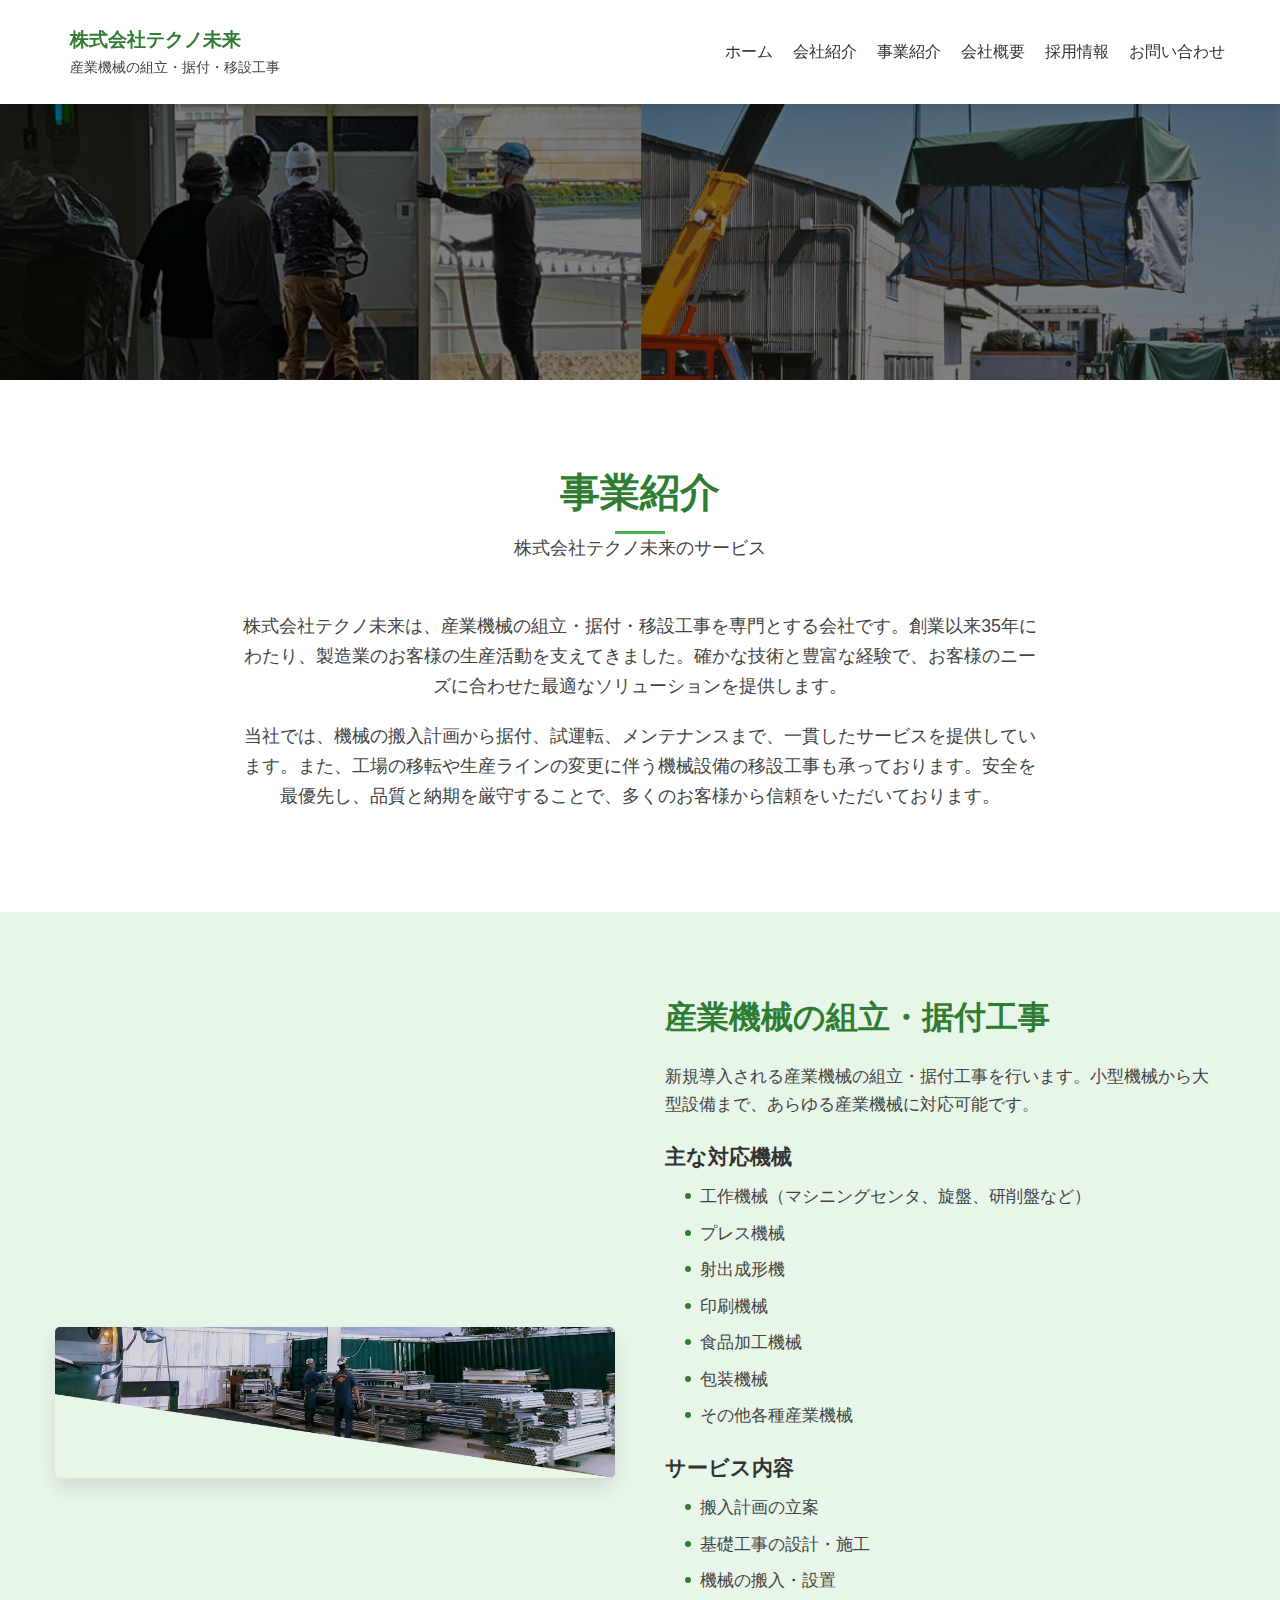
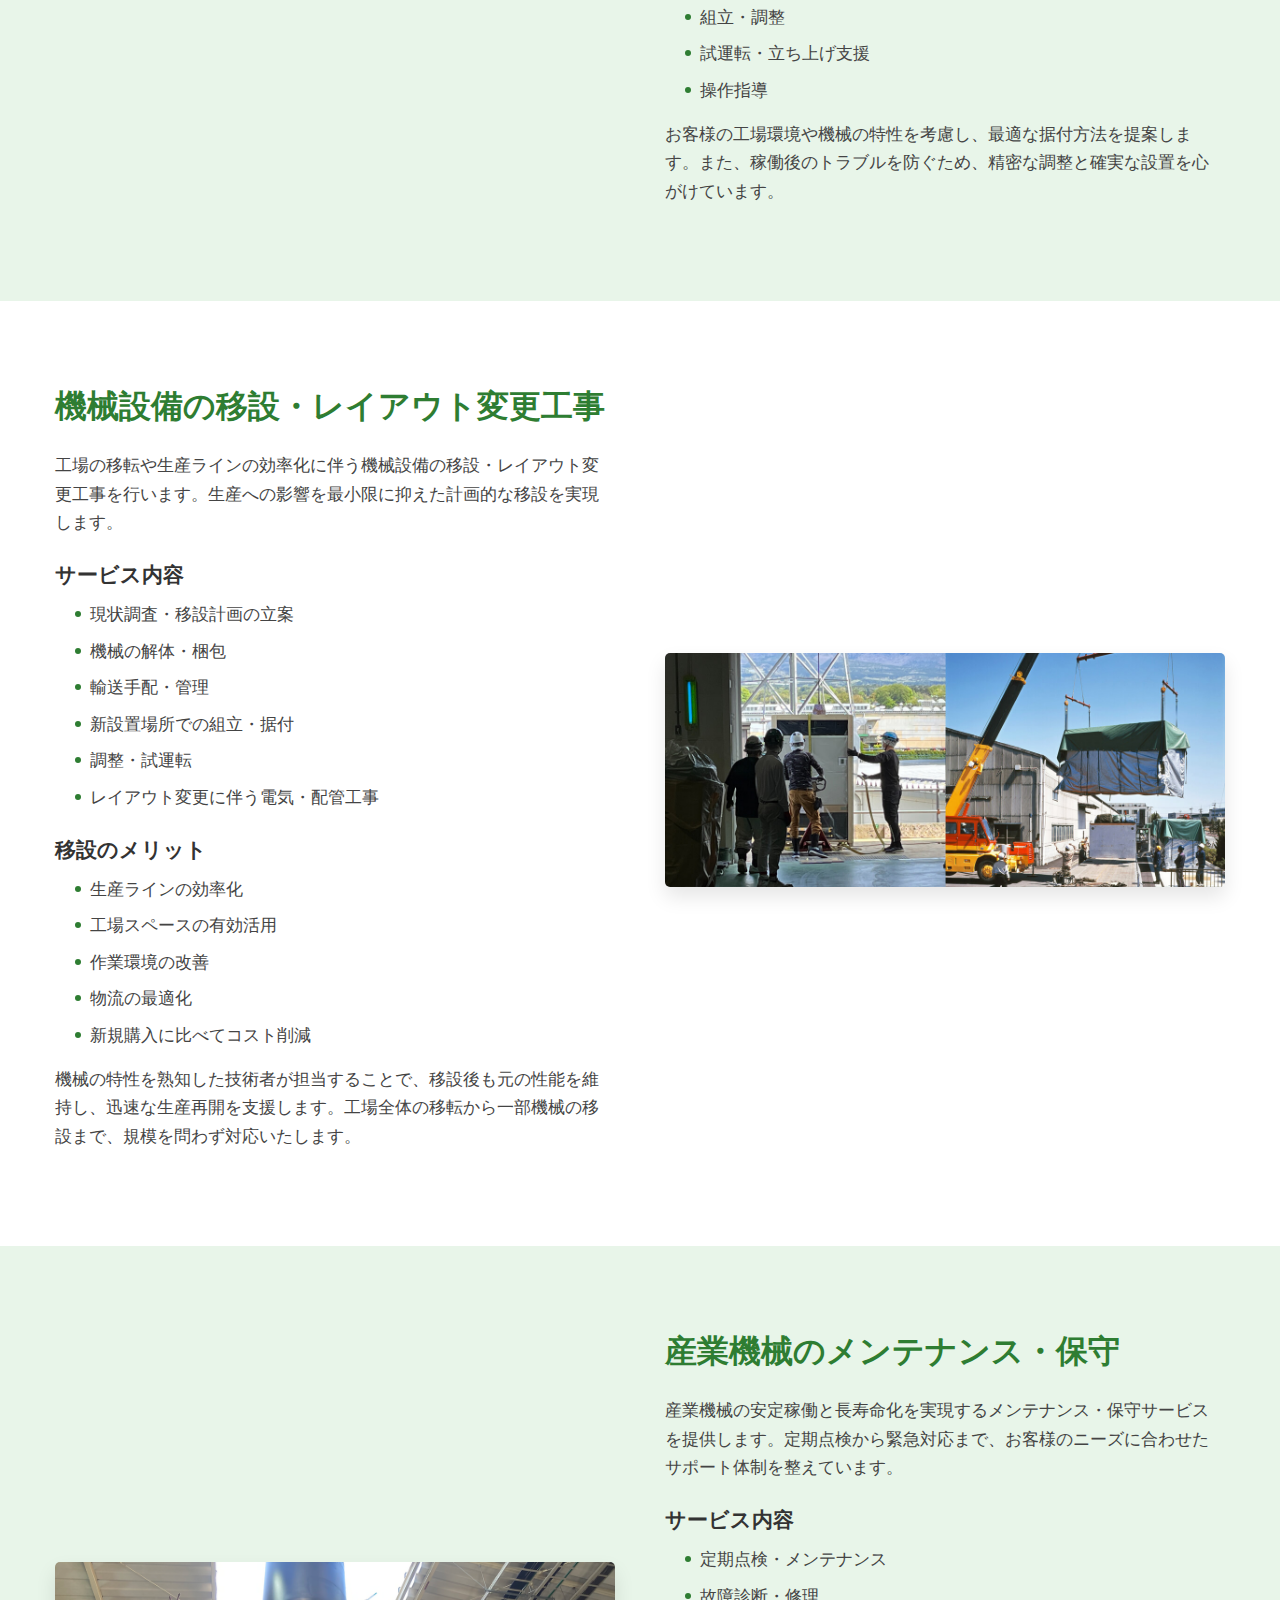
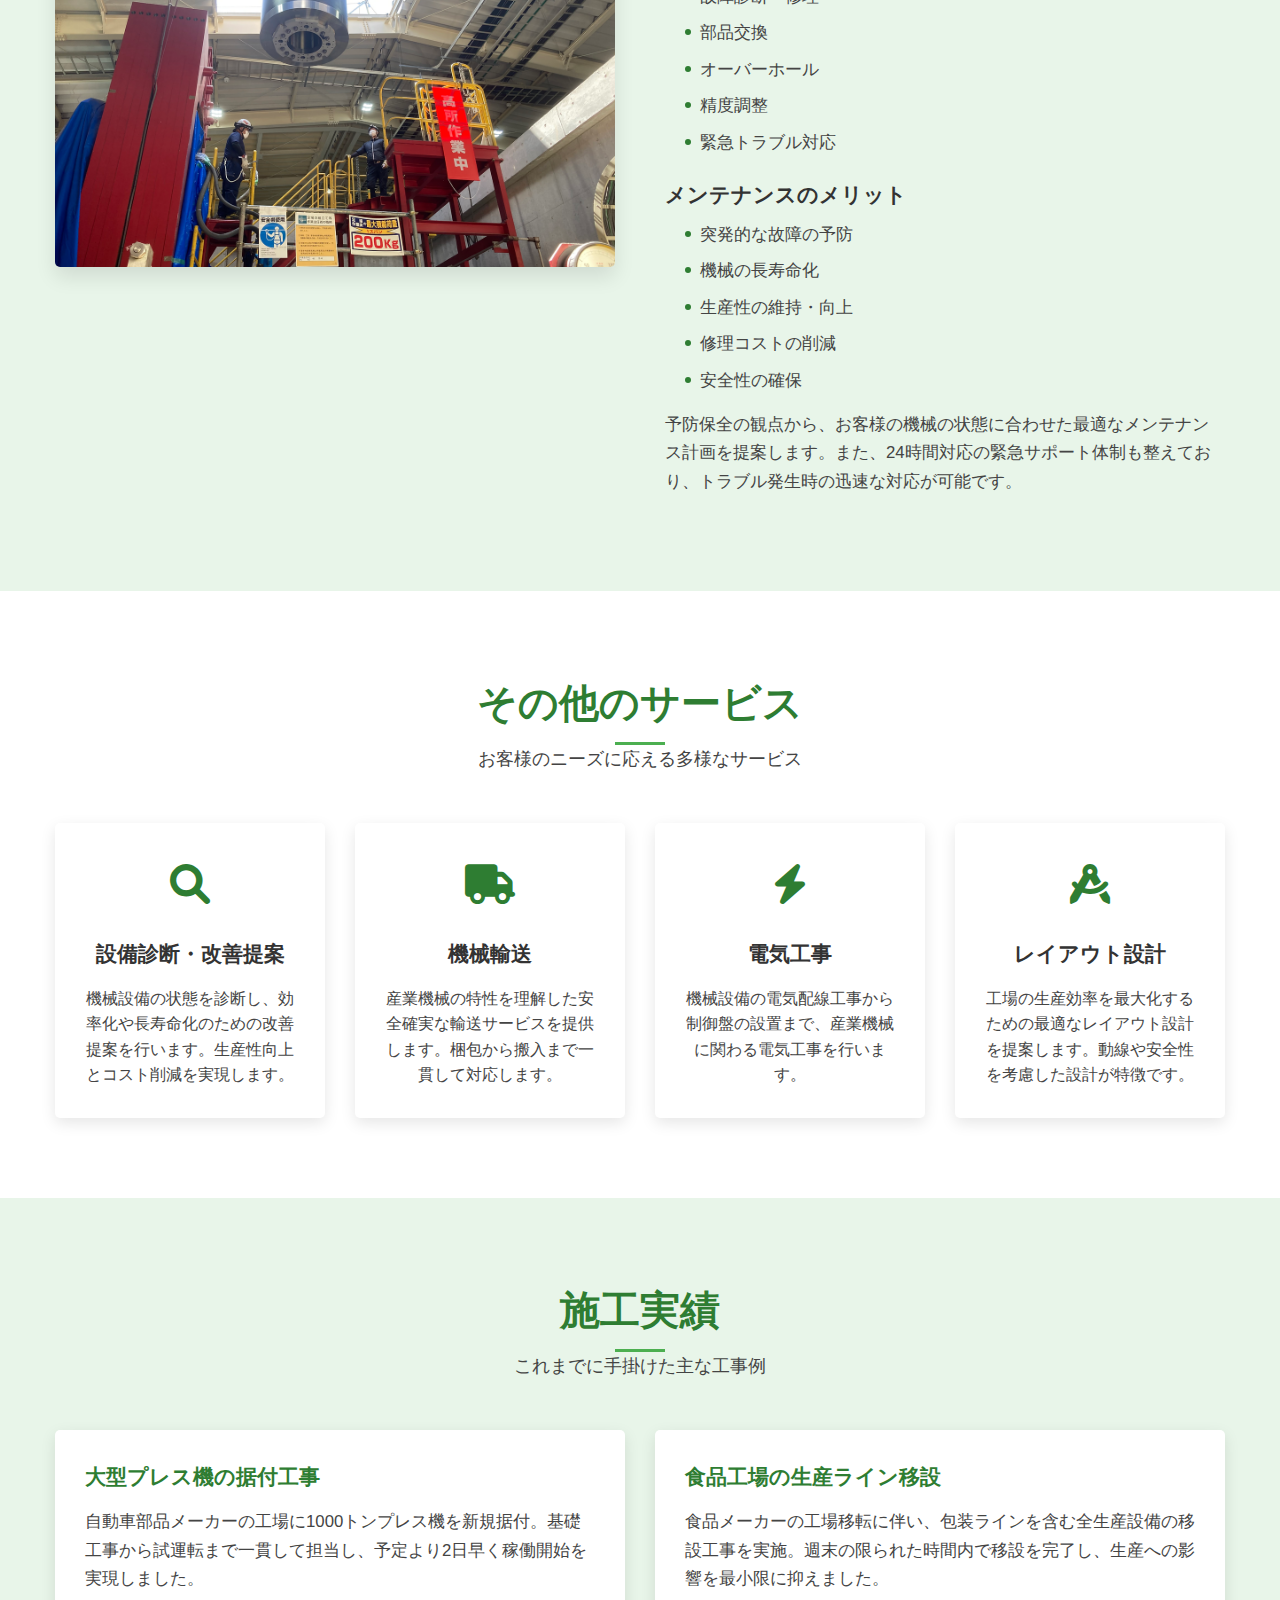
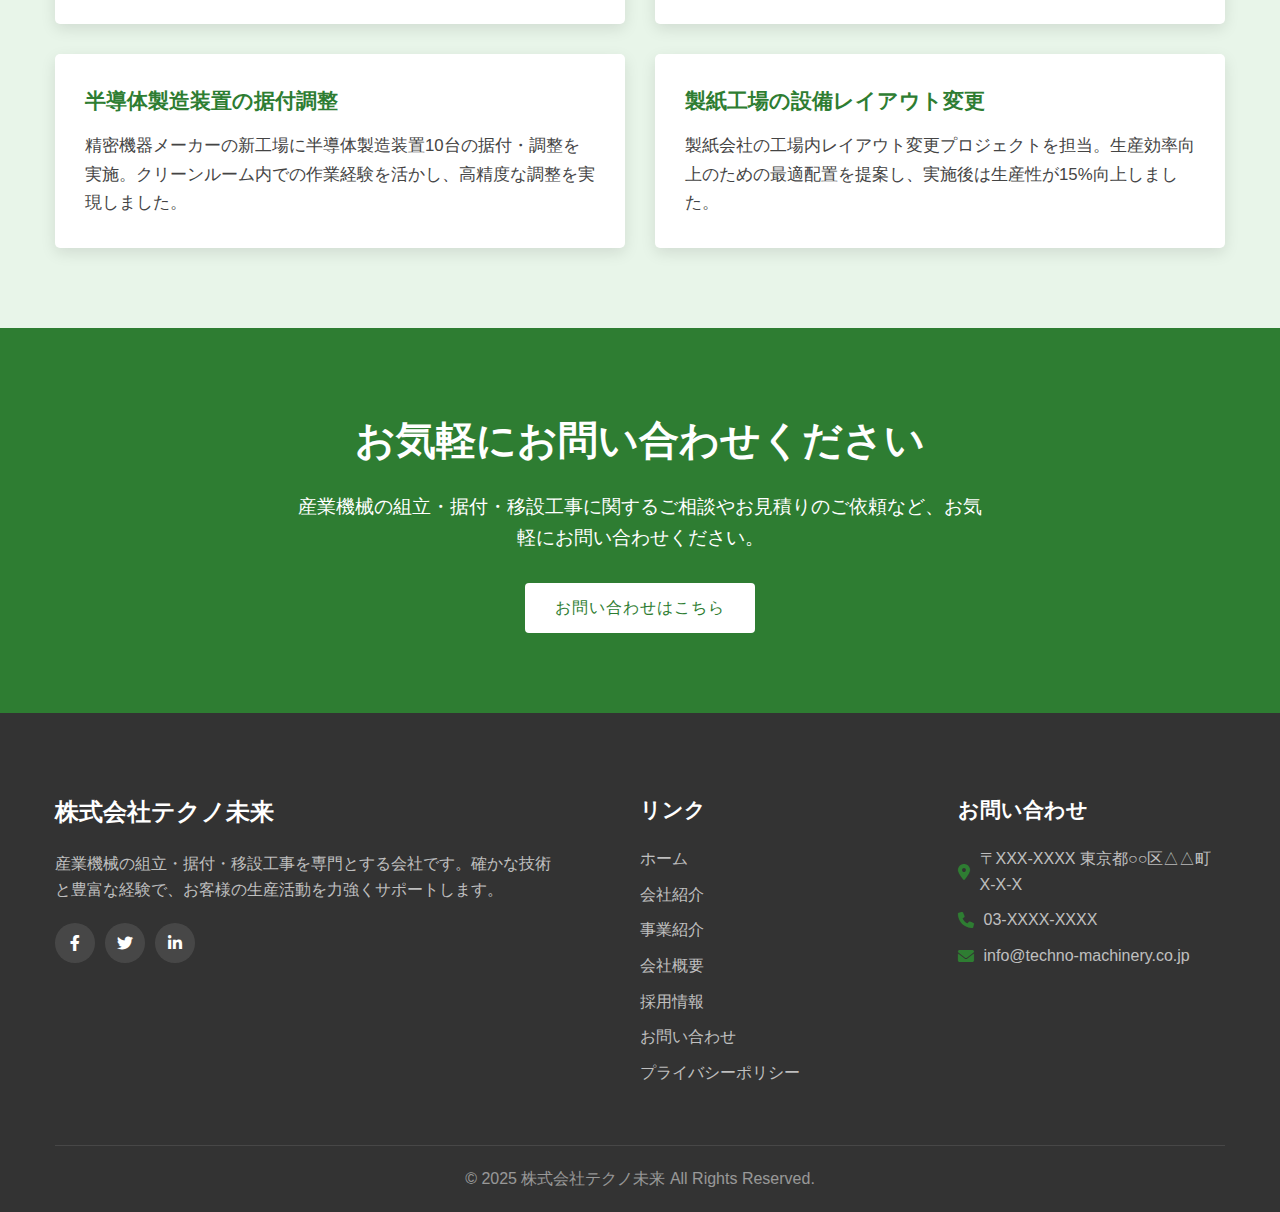
<file: service.html>
<!DOCTYPE html>
<html lang="ja">
<head>
    <meta charset="UTF-8">
    <meta name="viewport" content="width=device-width, initial-scale=1.0">
    <title>事業紹介 | 株式会社テクノ未来</title>
    <meta name="description" content="株式会社テクノ未来の事業紹介ページです。産業機械の組立・据付・移設工事などのサービス内容をご紹介しています。">
    <link rel="stylesheet" href="css/style.css">
    <link href="https://fonts.googleapis.com/css2?family=Noto+Sans+JP:wght@400;500;700&display=swap" rel="stylesheet">
    <link rel="stylesheet" href="https://cdnjs.cloudflare.com/ajax/libs/font-awesome/6.0.0-beta3/css/all.min.css">
</head>
<body>
    <!-- ヘッダー -->
    <header>
        <div class="container header-container">
            <div class="logo">
                <div class="logo-text">
                    <h1>株式会社テクノ未来</h1>
                    <p>産業機械の組立・据付・移設工事</p>
                </div>
            </div>
            <div class="menu-toggle" id="menu-toggle">
                <i class="fas fa-bars"></i>
            </div>
            <nav id="nav">
                <ul>
                    <li><a href="index.html">ホーム</a></li>
                    <li><a href="company.html">会社紹介</a></li>
                    <li><a href="service.html">事業紹介</a></li>
                    <li><a href="about.html">会社概要</a></li>
                    <li><a href="recruit.html">採用情報</a></li>
                    <li><a href="contact.html">お問い合わせ</a></li>
                </ul>
            </nav>
        </div>
    </header>

    <!-- ページヘッダー -->
    <section class="page-header" style="background-image: url('images/factory_layout_change.jpeg');">
    </section>

    <!-- 事業概要セクション -->
    <section class="service-overview">
        <div class="container">
            <div class="section-title">
                <h2>事業紹介</h2>
                <p>株式会社テクノ未来のサービス</p>
            </div>
            <div class="overview-content">
                <p>株式会社テクノ未来は、産業機械の組立・据付・移設工事を専門とする会社です。創業以来35年にわたり、製造業のお客様の生産活動を支えてきました。確かな技術と豊富な経験で、お客様のニーズに合わせた最適なソリューションを提供します。</p>
                <p>当社では、機械の搬入計画から据付、試運転、メンテナンスまで、一貫したサービスを提供しています。また、工場の移転や生産ラインの変更に伴う機械設備の移設工事も承っております。安全を最優先し、品質と納期を厳守することで、多くのお客様から信頼をいただいております。</p>
            </div>
        </div>
    </section>

    <!-- サービス詳細セクション1 -->
    <section class="service-detail bg-light">
        <div class="container">
            <div class="service-detail-container">
                <div class="service-detail-image">
                    <img src="images/machine_installation_header.png" alt="産業機械の組立・据付工事">
                </div>
                <div class="service-detail-content">
                    <h2>産業機械の組立・据付工事</h2>
                    <p>新規導入される産業機械の組立・据付工事を行います。小型機械から大型設備まで、あらゆる産業機械に対応可能です。</p>
                    
                    <h3>主な対応機械</h3>
                    <ul>
                        <li>工作機械（マシニングセンタ、旋盤、研削盤など）</li>
                        <li>プレス機械</li>
                        <li>射出成形機</li>
                        <li>印刷機械</li>
                        <li>食品加工機械</li>
                        <li>包装機械</li>
                        <li>その他各種産業機械</li>
                    </ul>
                    
                    <h3>サービス内容</h3>
                    <ul>
                        <li>搬入計画の立案</li>
                        <li>基礎工事の設計・施工</li>
                        <li>機械の搬入・設置</li>
                        <li>組立・調整</li>
                        <li>試運転・立ち上げ支援</li>
                        <li>操作指導</li>
                    </ul>
                    
                    <p>お客様の工場環境や機械の特性を考慮し、最適な据付方法を提案します。また、稼働後のトラブルを防ぐため、精密な調整と確実な設置を心がけています。</p>
                </div>
            </div>
        </div>
    </section>

    <!-- サービス詳細セクション2 -->
    <section class="service-detail">
        <div class="container">
            <div class="service-detail-container reverse">
                <div class="service-detail-image">
                    <img src="images/factory_layout_change.jpeg" alt="機械設備の移設・レイアウト変更工事">
                </div>
                <div class="service-detail-content">
                    <h2>機械設備の移設・レイアウト変更工事</h2>
                    <p>工場の移転や生産ラインの効率化に伴う機械設備の移設・レイアウト変更工事を行います。生産への影響を最小限に抑えた計画的な移設を実現します。</p>
                    
                    <h3>サービス内容</h3>
                    <ul>
                        <li>現状調査・移設計画の立案</li>
                        <li>機械の解体・梱包</li>
                        <li>輸送手配・管理</li>
                        <li>新設置場所での組立・据付</li>
                        <li>調整・試運転</li>
                        <li>レイアウト変更に伴う電気・配管工事</li>
                    </ul>
                    
                    <h3>移設のメリット</h3>
                    <ul>
                        <li>生産ラインの効率化</li>
                        <li>工場スペースの有効活用</li>
                        <li>作業環境の改善</li>
                        <li>物流の最適化</li>
                        <li>新規購入に比べてコスト削減</li>
                    </ul>
                    
                    <p>機械の特性を熟知した技術者が担当することで、移設後も元の性能を維持し、迅速な生産再開を支援します。工場全体の移転から一部機械の移設まで、規模を問わず対応いたします。</p>
                </div>
            </div>
        </div>
    </section>

    <!-- サービス詳細セクション3 -->
    <section class="service-detail bg-light">
        <div class="container">
            <div class="service-detail-container">
                <div class="service-detail-image">
                    <img src="images/plant_layout_engineering.png" alt="産業機械のメンテナンス・保守">
                </div>
                <div class="service-detail-content">
                    <h2>産業機械のメンテナンス・保守</h2>
                    <p>産業機械の安定稼働と長寿命化を実現するメンテナンス・保守サービスを提供します。定期点検から緊急対応まで、お客様のニーズに合わせたサポート体制を整えています。</p>
                    
                    <h3>サービス内容</h3>
                    <ul>
                        <li>定期点検・メンテナンス</li>
                        <li>故障診断・修理</li>
                        <li>部品交換</li>
                        <li>オーバーホール</li>
                        <li>精度調整</li>
                        <li>緊急トラブル対応</li>
                    </ul>
                    
                    <h3>メンテナンスのメリット</h3>
                    <ul>
                        <li>突発的な故障の予防</li>
                        <li>機械の長寿命化</li>
                        <li>生産性の維持・向上</li>
                        <li>修理コストの削減</li>
                        <li>安全性の確保</li>
                    </ul>
                    
                    <p>予防保全の観点から、お客様の機械の状態に合わせた最適なメンテナンス計画を提案します。また、24時間対応の緊急サポート体制も整えており、トラブル発生時の迅速な対応が可能です。</p>
                </div>
            </div>
        </div>
    </section>

    <!-- その他のサービスセクション -->
    <section class="other-services">
        <div class="container">
            <div class="section-title">
                <h2>その他のサービス</h2>
                <p>お客様のニーズに応える多様なサービス</p>
            </div>
            <div class="services-grid">
                <div class="service-item">
                    <div class="service-icon">
                        <i class="fas fa-search"></i>
                    </div>
                    <h3>設備診断・改善提案</h3>
                    <p>機械設備の状態を診断し、効率化や長寿命化のための改善提案を行います。生産性向上とコスト削減を実現します。</p>
                </div>
                <div class="service-item">
                    <div class="service-icon">
                        <i class="fas fa-truck"></i>
                    </div>
                    <h3>機械輸送</h3>
                    <p>産業機械の特性を理解した安全確実な輸送サービスを提供します。梱包から搬入まで一貫して対応します。</p>
                </div>
                <div class="service-item">
                    <div class="service-icon">
                        <i class="fas fa-bolt"></i>
                    </div>
                    <h3>電気工事</h3>
                    <p>機械設備の電気配線工事から制御盤の設置まで、産業機械に関わる電気工事を行います。</p>
                </div>
                <div class="service-item">
                    <div class="service-icon">
                        <i class="fas fa-drafting-compass"></i>
                    </div>
                    <h3>レイアウト設計</h3>
                    <p>工場の生産効率を最大化するための最適なレイアウト設計を提案します。動線や安全性を考慮した設計が特徴です。</p>
                </div>
            </div>
        </div>
    </section>

    <!-- 実績セクション -->
    <section class="projects bg-light">
        <div class="container">
            <div class="section-title">
                <h2>施工実績</h2>
                <p>これまでに手掛けた主な工事例</p>
            </div>
            <div class="projects-container">
                <div class="project-item">
                    <h3>大型プレス機の据付工事</h3>
                    <p>自動車部品メーカーの工場に1000トンプレス機を新規据付。基礎工事から試運転まで一貫して担当し、予定より2日早く稼働開始を実現しました。</p>
                </div>
                <div class="project-item">
                    <h3>食品工場の生産ライン移設</h3>
                    <p>食品メーカーの工場移転に伴い、包装ラインを含む全生産設備の移設工事を実施。週末の限られた時間内で移設を完了し、生産への影響を最小限に抑えました。</p>
                </div>
                <div class="project-item">
                    <h3>半導体製造装置の据付調整</h3>
                    <p>精密機器メーカーの新工場に半導体製造装置10台の据付・調整を実施。クリーンルーム内での作業経験を活かし、高精度な調整を実現しました。</p>
                </div>
                <div class="project-item">
                    <h3>製紙工場の設備レイアウト変更</h3>
                    <p>製紙会社の工場内レイアウト変更プロジェクトを担当。生産効率向上のための最適配置を提案し、実施後は生産性が15%向上しました。</p>
                </div>
            </div>
        </div>
    </section>

    <!-- お問い合わせセクション -->
    <section class="cta">
        <div class="container">
            <div class="cta-content">
                <h2>お気軽にお問い合わせください</h2>
                <p>産業機械の組立・据付・移設工事に関するご相談やお見積りのご依頼など、お気軽にお問い合わせください。</p>
                <a href="contact.html" class="btn">お問い合わせはこちら</a>
            </div>
        </div>
    </section>

    <!-- フッター -->
    <footer>
        <div class="container">
            <div class="footer-container">
                <div class="footer-about">
                    <div class="footer-logo">
                        <h3>株式会社テクノ未来</h3>
                    </div>
                    <p>産業機械の組立・据付・移設工事を専門とする会社です。確かな技術と豊富な経験で、お客様の生産活動を力強くサポートします。</p>
                    <div class="social-links">
                        <a href="#" class="social-link"><i class="fab fa-facebook-f"></i></a>
                        <a href="#" class="social-link"><i class="fab fa-twitter"></i></a>
                        <a href="#" class="social-link"><i class="fab fa-linkedin-in"></i></a>
                    </div>
                </div>
                <div class="footer-links">
                    <h3>リンク</h3>
                    <ul>
                        <li><a href="index.html">ホーム</a></li>
                        <li><a href="company.html">会社紹介</a></li>
                        <li><a href="service.html">事業紹介</a></li>
                        <li><a href="about.html">会社概要</a></li>
                        <li><a href="recruit.html">採用情報</a></li>
                        <li><a href="contact.html">お問い合わせ</a></li>
                        <li><a href="privacy.html">プライバシーポリシー</a></li>
                    </ul>
                </div>
                <div class="footer-contact">
                    <h3>お問い合わせ</h3>
                    <p><i class="fas fa-map-marker-alt"></i> 〒XXX-XXXX 東京都○○区△△町X-X-X</p>
                    <p><i class="fas fa-phone"></i> 03-XXXX-XXXX</p>
                    <p><i class="fas fa-envelope"></i> info@techno-machinery.co.jp</p>
                </div>
            </div>
            <div class="copyright">
                <p>&copy; 2025 株式会社テクノ未来 All Rights Reserved.</p>
            </div>
        </div>
    </footer>

    <!-- JavaScript -->
    <script>
        // ハンバーガーメニューの動作
        const menuToggle = document.getElementById('menu-toggle');
        const nav = document.getElementById('nav');
        
        menuToggle.addEventListener('click', () => {
            nav.classList.toggle('active');
        });

        // スクロール時のヘッダー表示制御
        let lastScrollTop = 0;
        window.addEventListener('scroll', () => {
            const scrollTop = window.pageYOffset || document.documentElement.scrollTop;
            if (scrollTop > lastScrollTop) {
                // 下にスクロール
                document.querySelector('header').style.top = `-${document.querySelector('header').offsetHeight}px`;
            } else {
                // 上にスクロール
                document.querySelector('header').style.top = '0';
            }
            lastScrollTop = scrollTop;
        });
    </script>
</body>
</html>
</file>
<file: css/style.css>
/* 全体のスタイル */
:root {
    --primary-color: #2e7d32;
    --secondary-color: #4caf50;
    --accent-color: #1b5e20;
    --light-color: #e8f5e9;
    --dark-color: #333;
    --text-color: #444;
    --white-color: #fff;
    --gray-color: #f5f5f5;
    --border-color: #ddd;
    --shadow-color: rgba(0, 0, 0, 0.1);
    --transition: all 0.3s ease;
}

* {
    margin: 0;
    padding: 0;
    box-sizing: border-box;
}

body {
    font-family: "Zen Kaku Gothic New", sans-serif;
    line-height: 1.6;
    color: var(--text-color);
    background-color: var(--white-color);
}

a {
    text-decoration: none;
    color: var(--primary-color);
    transition: var(--transition);
}

a:hover {
    color: var(--accent-color);
}

ul {
    list-style: none;
}

img {
    max-width: 100%;
    height: auto;
}

.container {
    width: 100%;
    max-width: 1200px;
    margin: 0 auto;
    padding: 0 15px;
}

.btn {
    display: inline-block;
    background-color: var(--primary-color);
    color: var(--white-color);
    padding: 12px 30px;
    border-radius: 4px;
    text-transform: uppercase;
    font-weight: 500;
    letter-spacing: 1px;
    transition: var(--transition);
    border: none;
    cursor: pointer;
}

.bottom-btn{
    margin-bottom: 100px;
}

.btn:hover {
    background-color: var(--accent-color);
    color: var(--white-color);
}

section {
    padding: 80px 0;
}

.section-title {
    text-align: center;
    margin-bottom: 50px;
}

.section-title h2 {
    font-size: 2.5rem;
    color: var(--primary-color);
    margin-bottom: 10px;
    position: relative;
    display: inline-block;
}

.section-title h2::after {
    content: '';
    position: absolute;
    width: 50px;
    height: 3px;
    background-color: var(--secondary-color);
    bottom: -10px;
    left: 50%;
    transform: translateX(-50%);
}

.section-title p {
    color: var(--text-color);
    font-size: 1.1rem;
}

.bg-light {
    background-color: var(--light-color);
}

/* ヘッダー */
header {
    background-color: var(--white-color);
    box-shadow: 0 2px 10px var(--shadow-color);
    position: fixed;
    top: 0;
    left: 0;
    width: 100%;
    z-index: 1000;
    transition: top 0.3s ease;
}

.header-container {
    display: flex;
    justify-content: space-between;
    align-items: center;
    padding: 15px;
}

.logo {
    display: flex;
    align-items: center;
    padding: 10px 15px;
}

.logo-text h1 {
    font-size: 1.2rem;
    color: var(--primary-color);
    margin: 0;
}

.logo-text p {
    font-size: 0.9rem;
    color: var(--text-color);
}

nav ul {
    display: flex;
}

nav ul li {
    margin-left: 20px;
}

nav ul li a {
    color: var(--dark-color);
    font-weight: 500;
    padding: 5px 0;
    position: relative;
}

nav ul li a::after {
    content: '';
    position: absolute;
    width: 0;
    height: 2px;
    background-color: var(--primary-color);
    bottom: 0;
    left: 0;
    transition: var(--transition);
}

nav ul li a:hover::after {
    width: 100%;
}

.menu-toggle {
    display: none;
    font-size: 1.5rem;
    color: var(--primary-color);
    cursor: pointer;
}

/* ヒーローセクション */
.hero {
    height: 80vh;
    background-size: cover;
    background-position: center;
    background-repeat: no-repeat;
    position: relative;
    margin-top: 80px;
}

.hero::before {
    content: '';
    position: absolute;
    top: 0;
    left: 0;
    width: 100%;
    height: 100%;
    background-color: rgba(0, 0, 0, 0.5);
}

.hero-content {
    position: absolute;
    top: 50%;
    left: 50%;
    transform: translate(-50%, -50%);
    text-align: center;
    color: var(--white-color);
    width: 80%;
}

.hero-content h1 {
    font-size: 3rem;
    margin-bottom: 20px;
    text-shadow: 2px 2px 4px rgba(0, 0, 0, 0.5);
}

.hero-content p {
    font-size: 1.2rem;
    margin-bottom: 30px;
    text-shadow: 1px 1px 2px rgba(0, 0, 0, 0.5);
}

/* サービスセクション */
.services {
    padding: 80px 0;
}

.services-container {
    display: grid;
    grid-template-columns: repeat(3, 1fr);
    gap: 30px;
}

.service-item {
    background-color: var(--white-color);
    border-radius: 5px;
    overflow: hidden;
    box-shadow: 0 5px 15px var(--shadow-color);
    transition: var(--transition);
}

.service-item:hover {
    transform: translateY(-10px);
    box-shadow: 0 10px 20px var(--shadow-color);
}

.service-image {
    height: 200px;
    overflow: hidden;
}

.service-image img {
    width: 100%;
    height: 100%;
    object-fit: cover;
    transition: var(--transition);
}

.service-item:hover .service-image img {
    transform: scale(1.1);
}

.service-content {
    padding: 20px;
}

.service-content h3 {
    font-size: 1.5rem;
    color: var(--primary-color);
    margin-bottom: 10px;
}

.service-content p {
    margin-bottom: 15px;
    font-size: 1.05rem;
    line-height: 1.7;
}

.service-link {
    display: inline-flex;
    align-items: center;
    color: var(--primary-color);
    font-weight: 500;
}

.service-link i {
    margin-left: 5px;
    transition: var(--transition);
}

.service-link:hover i {
    transform: translateX(5px);
}

/* 特徴セクション */
.features {
    padding: 80px 0;
    background-color: var(--light-color);
}

.features-container {
    display: grid;
    grid-template-columns: repeat(2, 1fr);
    gap: 50px;
    align-items: center;
}

.features-image {
    position: relative;
}

.features-image img {
    border-radius: 5px;
    box-shadow: 0 10px 20px var(--shadow-color);
}

.features-content h2 {
    font-size: 2.5rem;
    color: var(--primary-color);
    margin-bottom: 20px;
}

.features-list {
    margin-top: 30px;
}

.feature-item {
    display: flex;
    margin-bottom: 20px;
}

.feature-icon {
    background-color: var(--primary-color);
    color: var(--white-color);
    width: 50px;
    height: 50px;
    border-radius: 50%;
    display: flex;
    justify-content: center;
    align-items: center;
    margin-right: 20px;
    flex-shrink: 0;
}

.feature-text h3 {
    font-size: 1.3rem;
    color: var(--dark-color);
    margin-bottom: 5px;
}

.feature-text p {
    font-size: 1.05rem;
    line-height: 1.7;
}

/* 実績セクション */
.achievements {
    background-color: var(--light-color);
  }
  
  .achievements-container {
    display: grid;
    grid-template-columns: repeat(auto-fit, minmax(250px, 1fr));
    gap: 30px;
  }
  
  .achievement-card {
    background-color: #fff;
    border-radius: 10px;
    padding: 30px;
    text-align: center;
    box-shadow: 0 5px 15px rgba(0, 0, 0, 0.1);
    transition: all 0.3s ease;
  }
  
  .achievement-card:hover {
    transform: translateY(-10px);
    box-shadow: 0 15px 30px rgba(0, 0, 0, 0.2);
  }
  
  .achievement-icon {
    font-size: 3rem;
    color: var(--primary-color);
    margin-bottom: 20px;
  }
  
  .achievement-number {
    font-size: 2.5rem;
    font-weight: 700;
    color: var(--dark-color);
    margin-bottom: 10px;
  }
  
  .achievement-title {
    font-size: 1.2rem;
    color: #777;
  }

/* お問い合わせセクション */
.cta {
    padding: 80px 0;
    background-color: var(--primary-color);
    color: var(--white-color);
}

.cta-content {
    text-align: center;
}

.cta-content h2 {
    font-size: 2.5rem;
    margin-bottom: 20px;
}

.cta-content p {
    font-size: 1.2rem;
    margin-bottom: 30px;
    max-width: 700px;
    margin-left: auto;
    margin-right: auto;
}

.cta .btn {
    background-color: var(--white-color);
    color: var(--primary-color);
}

.cta .btn:hover {
    background-color: var(--light-color);
}

/* フッター */
footer {
    background-color: var(--dark-color);
    color: var(--white-color);
    padding: 80px 0 20px;
}

.footer-container {
    display: grid;
    grid-template-columns: 2fr 1fr 1fr;
    gap: 50px;
    margin-bottom: 50px;
}

.footer-about {
    margin-right: 30px;
}

.footer-logo h3 {
    font-size: 1.5rem;
    margin-bottom: 20px;
    color: var(--white-color);
}

.footer-about p {
    margin-bottom: 20px;
    color: rgba(255, 255, 255, 0.7);
}

.social-links {
    display: flex;
}

.social-link {
    display: flex;
    justify-content: center;
    align-items: center;
    width: 40px;
    height: 40px;
    background-color: rgba(255, 255, 255, 0.1);
    border-radius: 50%;
    margin-right: 10px;
    color: var(--white-color);
    transition: var(--transition);
}

.social-link:hover {
    background-color: var(--primary-color);
    color: var(--white-color);
}

.footer-links h3, .footer-contact h3 {
    font-size: 1.3rem;
    margin-bottom: 20px;
    color: var(--white-color);
}

.footer-links ul li {
    margin-bottom: 10px;
}

.footer-links ul li a {
    color: rgba(255, 255, 255, 0.7);
    transition: var(--transition);
}

.footer-links ul li a:hover {
    color: var(--white-color);
    padding-left: 5px;
}

.footer-contact p {
    margin-bottom: 10px;
    color: rgba(255, 255, 255, 0.7);
    display: flex;
    align-items: center;
}

.footer-contact p i {
    margin-right: 10px;
    color: var(--primary-color);
}

.copyright {
    text-align: center;
    padding-top: 20px;
    border-top: 1px solid rgba(255, 255, 255, 0.1);
    color: rgba(255, 255, 255, 0.5);
}

/* ページヘッダー */
.page-header {
    height: 300px;
    background-size: cover;
    background-position: center;
    background-repeat: no-repeat;
    position: relative;
    margin-top: 80px;
    display: flex;
    align-items: center;
    justify-content: center;
    text-align: center;
}

.page-header::before {
    content: '';
    position: absolute;
    top: 0;
    left: 0;
    width: 100%;
    height: 100%;
    background-color: rgba(0, 0, 0, 0.5);
}

/* 会社紹介ページ */
.philosophy {
    padding: 80px 0;
}

.philosophy-content {
    display: grid;
    grid-template-columns: repeat(4, 1fr);
    gap: 30px;
}

.philosophy-item {
    text-align: center;
    padding: 30px;
    background-color: var(--white-color);
    border-radius: 5px;
    box-shadow: 0 5px 15px var(--shadow-color);
    transition: var(--transition);
}

.philosophy-item:hover {
    transform: translateY(-10px);
    box-shadow: 0 10px 20px var(--shadow-color);
}

.philosophy-icon {
    font-size: 2.5rem;
    color: var(--primary-color);
    margin-bottom: 20px;
}

.philosophy-item h3 {
    font-size: 1.5rem;
    color: var(--dark-color);
    margin-bottom: 15px;
}

.philosophy-item p {
    font-size: 1.05rem;
    line-height: 1.7;
}

.history {
    padding: 80px 0;
}

.timeline {
    position: relative;
    max-width: 800px;
    margin: 0 auto;
}

.timeline::before {
    content: '';
    position: absolute;
    width: 2px;
    background-color: var(--primary-color);
    top: 0;
    bottom: 0;
    left: 50%;
    margin-left: -1px;
}

.timeline-item {
    padding: 10px 40px;
    position: relative;
    width: 50%;
    box-sizing: border-box;
}

.timeline-item:nth-child(odd) {
    left: 0;
}

.timeline-item:nth-child(even) {
    left: 50%;
}

.timeline-year {
    position: absolute;
    width: 80px;
    height: 80px;
    right: -40px;
    background-color: var(--primary-color);
    border-radius: 50%;
    display: flex;
    justify-content: center;
    align-items: center;
    color: var(--white-color);
    font-weight: 700;
    z-index: 1;
}

.timeline-item:nth-child(even) .timeline-year {
    left: -40px;
}

.timeline-content {
    padding: 20px;
    background-color: var(--white-color);
    border-radius: 5px;
    box-shadow: 0 5px 15px var(--shadow-color);
}

.timeline-content h3 {
    font-size: 1.3rem;
    color: var(--primary-color);
    margin-bottom: 10px;
}

.timeline-content p {
    font-size: 1.05rem;
    line-height: 1.7;
}

.strengths {
    padding: 80px 0;
}

.strengths-container {
    display: flex;
    flex-direction: column;
    gap: 30px;
}

.strength-item {
    display: flex;
    align-items: center;
    background-color: var(--white-color);
    border-radius: 5px;
    box-shadow: 0 5px 15px var(--shadow-color);
    overflow: hidden;
}

.strength-icon {
    background-color: var(--primary-color);
    color: var(--white-color);
    width: 100px;
    height: 100px;
    display: flex;
    justify-content: center;
    align-items: center;
    font-size: 2.5rem;
    flex-shrink: 0;
}

.strength-content {
    padding: 30px;
}

.strength-content h3 {
    font-size: 1.5rem;
    color: var(--dark-color);
    margin-bottom: 10px;
}

.strength-content p {
    font-size: 1.05rem;
    line-height: 1.7;
}

.team {
    padding: 80px 0;
}

.team-container {
    display: grid;
    grid-template-columns: repeat(3, 1fr);
    gap: 30px;
}

.team-member {
    background-color: var(--white-color);
    border-radius: 5px;
    overflow: hidden;
    box-shadow: 0 5px 15px var(--shadow-color);
}

.member-image {
    height: 250px;
    overflow: hidden;
}

.member-image img {
    width: 100%;
    height: 100%;
    object-fit: cover;
}

.member-info {
    padding: 20px;
    text-align: center;
}

.member-info h3 {
    font-size: 1.3rem;
    color: var(--dark-color);
    margin-bottom: 5px;
}

.member-position {
    color: var(--primary-color);
    font-weight: 500;
    margin-bottom: 10px;
}

/* 事業紹介ページ */
.service-overview {
    padding: 80px 0;
}

.overview-content {
    max-width: 800px;
    margin: 0 auto;
    text-align: center;
}

.overview-content p {
    margin-bottom: 20px;
    font-size: 1.1rem;
    line-height: 1.7;
}

.service-detail {
    padding: 80px 0;
}

.service-detail-container {
    display: grid;
    grid-template-columns: 1fr 1fr;
    gap: 50px;
    align-items: center;
}

.service-detail-container.reverse {
    direction: rtl;
}

.service-detail-container.reverse .service-detail-content {
    direction: ltr;
}

.service-detail-image img {
    border-radius: 5px;
    box-shadow: 0 10px 20px var(--shadow-color);
    width: 100%;
    height: auto;
}

.service-detail-content h2 {
    font-size: 2rem;
    color: var(--primary-color);
    margin-bottom: 20px;
}

.service-detail-content h3 {
    font-size: 1.3rem;
    color: var(--dark-color);
    margin: 20px 0 10px;
}

.service-detail-content p {
    margin-bottom: 15px;
    font-size: 1.05rem;
    line-height: 1.7;
}

.service-detail-content ul {
    margin-bottom: 15px;
    padding-left: 20px;
}

.service-detail-content ul li {
    margin-bottom: 8px;
    position: relative;
    padding-left: 15px;
    font-size: 1.05rem;
    line-height: 1.7;
}

.service-detail-content ul li::before {
    content: '';
    position: absolute;
    left: 0;
    top: 10px;
    width: 6px;
    height: 6px;
    border-radius: 50%;
    background-color: var(--primary-color);
}

.other-services {
    padding: 80px 0;
}

.services-grid {
    display: grid;
    grid-template-columns: repeat(4, 1fr);
    gap: 30px;
}

.service-item {
    background-color: var(--white-color);
    border-radius: 5px;
    padding: 30px;
    text-align: center;
    box-shadow: 0 5px 15px var(--shadow-color);
    transition: var(--transition);
}

.service-item:hover {
    transform: translateY(-10px);
    box-shadow: 0 10px 20px var(--shadow-color);
}

.service-icon {
    font-size: 2.5rem;
    color: var(--primary-color);
    margin-bottom: 20px;
}

.service-item h3 {
    font-size: 1.3rem;
    color: var(--dark-color);
    margin-bottom: 15px;
}

.projects {
    padding: 80px 0;
}

.projects-container {
    display: grid;
    grid-template-columns: repeat(2, 1fr);
    gap: 30px;
}

.project-item {
    background-color: var(--white-color);
    border-radius: 5px;
    padding: 30px;
    box-shadow: 0 5px 15px var(--shadow-color);
}

.project-item h3 {
    font-size: 1.3rem;
    color: var(--primary-color);
    margin-bottom: 15px;
}

.project-item p {
    font-size: 1.05rem;
    line-height: 1.7;
}

/* 会社概要ページ */
.company-profile {
    padding: 80px 0;
}

.profile-table-container {
    max-width: 900px;
    margin: 0 auto;
}

.profile-table {
    width: 100%;
    border-collapse: collapse;
}

.profile-table th, .profile-table td {
    padding: 15px;
    border-bottom: 1px solid var(--border-color);
    font-size: 1.05rem;
    line-height: 1.7;
}

.profile-table th {
    width: 30%;
    text-align: left;
    color: var(--dark-color);
    background-color: var(--light-color);
    font-weight: 600;
}

.profile-table td ul {
    padding-left: 20px;
}

.profile-table td ul li {
    margin-bottom: 8px;
    position: relative;
    padding-left: 15px;
    font-size: 1.05rem;
    line-height: 1.7;
}

.profile-table td ul li::before {
    content: '';
    position: absolute;
    left: 0;
    top: 10px;
    width: 6px;
    height: 6px;
    border-radius: 50%;
    background-color: var(--primary-color);
}

.history-table-container {
    max-width: 900px;
    margin: 0 auto;
}

.history-table {
    width: 100%;
    border-collapse: collapse;
}

.history-table th, .history-table td {
    padding: 15px;
    border-bottom: 1px solid var(--border-color);
    font-size: 1.05rem;
    line-height: 1.7;
}

.history-table th {
    width: 30%;
    text-align: left;
    color: var(--dark-color);
    background-color: var(--light-color);
    font-weight: 600;
}

.access {
    padding: 80px 0;
}

.access-container {
    display: grid;
    grid-template-columns: 1fr 1fr;
    gap: 50px;
}

.access-map {
    position: relative;
}

.access-map img {
    width: 100%;
    height: auto;
    border-radius: 5px;
    box-shadow: 0 10px 20px var(--shadow-color);
}

.map-caption {
    margin-top: 10px;
    text-align: center;
    font-size: 0.9rem;
    color: var(--text-color);
}

.access-info h3 {
    font-size: 1.5rem;
    color: var(--primary-color);
    margin: 20px 0 10px;
}

.access-info p {
    margin-bottom: 10px;
    display: flex;
    align-items: center;
    font-size: 1.05rem;
    line-height: 1.7;
}

.access-info p i {
    margin-right: 10px;
    color: var(--primary-color);
}

/* 採用情報ページ */
.recruit-message {
    padding: 80px 0;
}

.message-container {
    display: grid;
    grid-template-columns: 1fr 2fr;
    gap: 50px;
    align-items: center;
}

.message-image img {
    border-radius: 5px;
    box-shadow: 0 10px 20px var(--shadow-color);
    width: 100%;
    height: auto;
}

.message-content h3 {
    font-size: 1.8rem;
    color: var(--primary-color);
    margin-bottom: 20px;
    line-height: 1.4;
}

.message-content p {
    margin-bottom: 15px;
    font-size: 1.05rem;
    line-height: 1.7;
}

.message-signature {
    font-weight: 500;
    text-align: right;
    margin-top: 30px;
    font-size: 1.1rem;
}

.job-requirements {
    padding: 80px 0;
}

.job-tabs {
    max-width: 900px;
    margin: 0 auto;
}

.tab-buttons {
    display: flex;
    justify-content: center;
    margin-bottom: 30px;
    flex-wrap: wrap;
}

.tab-button {
    padding: 12px 24px;
    background-color: var(--white-color);
    border: 1px solid var(--border-color);
    border-radius: 5px;
    margin: 0 10px 10px;
    cursor: pointer;
    transition: var(--transition);
    font-size: 1rem;
    font-weight: 500;
}

.tab-button.active {
    background-color: var(--primary-color);
    color: var(--white-color);
    border-color: var(--primary-color);
}

.tab-content {
    display: none;
}

.tab-content.active {
    display: block;
}

.tab-content h3 {
    font-size: 1.5rem;
    color: var(--primary-color);
    margin-bottom: 20px;
    text-align: center;
}

.requirements-table {
    width: 100%;
    border-collapse: collapse;
}

.requirements-table th, .requirements-table td {
    padding: 15px;
    border-bottom: 1px solid var(--border-color);
    font-size: 1.05rem;
    line-height: 1.7;
}

.requirements-table th {
    width: 30%;
    text-align: left;
    color: var(--dark-color);
    background-color: var(--light-color);
    font-weight: 600;
}

.employee-interview {
    padding: 80px 0;
}

.interview-container {
    display: flex;
    flex-direction: column;
    gap: 50px;
}

.interview-item {
    display: grid;
    grid-template-columns: 1fr 2fr;
    gap: 30px;
    background-color: var(--white-color);
    border-radius: 5px;
    overflow: hidden;
    box-shadow: 0 5px 15px var(--shadow-color);
}

.interview-image {
    height: 100%;
}

.interview-image img {
    width: 100%;
    height: 100%;
    object-fit: cover;
}

.interview-content {
    padding: 30px;
}

.interview-content h3 {
    font-size: 1.5rem;
    color: var(--primary-color);
    margin-bottom: 20px;
}

.interview-question {
    font-weight: 700;
    color: var(--dark-color);
    margin-bottom: 5px;
    font-size: 1.1rem;
}

.interview-content p {
    font-size: 1.05rem;
    line-height: 1.7;
    margin-bottom: 15px;
}

.recruitment-flow {
    padding: 80px 0;
}

.flow-container {
    max-width: 800px;
    margin: 0 auto;
    position: relative;
}

.flow-container::before {
    content: '';
    position: absolute;
    width: 2px;
    background-color: var(--primary-color);
    top: 0;
    bottom: 0;
    left: 25px;
}

.flow-item {
    margin-bottom: 30px;
    position: relative;
}

.flow-number {
    width: 50px;
    height: 50px;
    background-color: var(--primary-color);
    border-radius: 50%;
    display: flex;
    justify-content: center;
    align-items: center;
    color: var(--white-color);
    font-weight: 700;
    font-size: 1.3rem;
    margin-right: 30px;
    z-index: 1;
}

.flow-content {
    background-color: var(--white-color);
    border-radius: 5px;
    padding: 20px;
    box-shadow: 0 5px 15px var(--shadow-color);
    flex-grow: 1;
}

.flow-content h3 {
    font-size: 1.3rem;
    color: var(--primary-color);
    margin-bottom: 10px;
}

.flow-content p {
    font-size: 1.05rem;
    line-height: 1.7;
}

/* お問い合わせページ */
.contact-page {
    padding: 80px 0;
}

.contact-container {
    display: grid;
    grid-template-columns: 1fr 1fr;
    gap: 50px;
}

.contact-info h3 {
    font-size: 1.5rem;
    color: var(--primary-color);
    margin-bottom: 20px;
}

.contact-methods {
    margin: 30px 0;
}

.contact-method {
    display: flex;
    align-items: center;
    margin-bottom: 20px;
}

.contact-icon {
    width: 50px;
    height: 50px;
    background-color: var(--primary-color);
    border-radius: 50%;
    display: flex;
    justify-content: center;
    align-items: center;
    color: var(--white-color);
    font-size: 1.3rem;
    margin-right: 20px;
}

.contact-text h4 {
    font-size: 1.2rem;
    color: var(--dark-color);
    margin-bottom: 5px;
}

.contact-text p {
    font-size: 1.05rem;
    line-height: 1.7;
}

.contact-text p.small {
    font-size: 0.9rem;
    color: var(--text-color);
}

.office-map {
    margin-top: 30px;
}

.office-map h3 {
    margin-bottom: 20px;
}

.office-map img {
    width: 100%;
    height: auto;
    border-radius: 5px;
    box-shadow: 0 5px 15px var(--shadow-color);
}

.contact-form-container {
    background-color: var(--white-color);
    border-radius: 5px;
    padding: 30px;
    box-shadow: 0 5px 15px var(--shadow-color);
}

.contact-form-container h3 {
    font-size: 1.5rem;
    color: var(--primary-color);
    margin-bottom: 20px;
}

.required-text {
    margin-bottom: 20px;
    font-size: 0.9rem;
}

.required-mark {
    color: #f44336;
    margin-left: 3px;
}

.form-group {
    margin-bottom: 20px;
}

.form-group label {
    display: block;
    margin-bottom: 5px;
    color: var(--dark-color);
    font-weight: 500;
}

.form-control {
    width: 100%;
    padding: 12px;
    border: 1px solid var(--border-color);
    border-radius: 4px;
    font-family: inherit;
    font-size: 1rem;
}

textarea.form-control {
    resize: vertical;
    min-height: 150px;
}

.privacy-policy-check {
    display: flex;
    align-items: center;
}

.privacy-policy-check input {
    margin-right: 10px;
    width: 18px;
    height: 18px;
}

.privacy-policy-check label {
    font-size: 1rem;
}

.btn-submit {
    background-color: var(--primary-color);
    color: var(--white-color);
    padding: 15px 40px;
    border: none;
    border-radius: 4px;
    cursor: pointer;
    font-size: 1.1rem;
    font-weight: 500;
    transition: var(--transition);
}

.btn-submit:hover {
    background-color: var(--accent-color);
}

.form-submit {
    text-align: center;
    margin-top: 30px;
}

.faq {
    padding: 80px 0;
}

.faq-container {
    max-width: 800px;
    margin: 0 auto;
}

.faq-item {
    background-color: var(--white-color);
    border-radius: 5px;
    margin-bottom: 20px;
    box-shadow: 0 5px 15px var(--shadow-color);
    overflow: hidden;
}

.faq-question {
    padding: 20px;
    cursor: pointer;
    position: relative;
}

.faq-question h3 {
    font-size: 1.2rem;
    color: var(--dark-color);
}

.faq-question::after {
    content: '\f107';
    font-family: 'Font Awesome 5 Free';
    font-weight: 900;
    position: absolute;
    right: 20px;
    top: 50%;
    transform: translateY(-50%);
    transition: var(--transition);
}

.faq-item.active .faq-question::after {
    transform: translateY(-50%) rotate(180deg);
}

.faq-answer {
    padding: 0 20px;
    max-height: 0;
    overflow: hidden;
    transition: max-height 0.3s ease;
}

.faq-answer p {
    font-size: 1.05rem;
    line-height: 1.7;
}

.faq-item.active .faq-answer {
    padding: 0 20px 20px;
    max-height: 1000px;
}

/* プライバシーポリシーページ */
.privacy-policy {
    padding: 80px 0;
}

.policy-content {
    max-width: 800px;
    margin: 0 auto;
}

.policy-section {
    margin-bottom: 40px;
}

.policy-section h3 {
    font-size: 1.5rem;
    color: var(--primary-color);
    margin-bottom: 15px;
}

.policy-section p {
    margin-bottom: 15px;
    font-size: 1.05rem;
    line-height: 1.7;
}

.policy-section ul {
    margin-bottom: 15px;
    padding-left: 20px;
}

.policy-section ul li {
    margin-bottom: 8px;
    position: relative;
    padding-left: 15px;
    font-size: 1.05rem;
    line-height: 1.7;
}

.policy-section ul li::before {
    content: '';
    position: absolute;
    left: 0;
    top: 10px;
    width: 6px;
    height: 6px;
    border-radius: 50%;
    background-color: var(--primary-color);
}

.contact-info-box {
    background-color: var(--light-color);
    border-radius: 5px;
    padding: 20px;
    margin-top: 20px;
}

.contact-info-box p {
    margin-bottom: 10px;
    font-size: 1.05rem;
}

/* レスポンシブデザイン */
@media (max-width: 1200px) {
    .container {
        padding: 0 30px;
    }
    
    .section-title h2 {
        font-size: 2.2rem;
    }
}

@media (max-width: 992px) {
    .section-title h2 {
        font-size: 2rem;
    }
    
    .hero-content h1 {
        font-size: 2.5rem;
    }
    
    .services-container {
        grid-template-columns: repeat(2, 1fr);
    }
    
    .features-container {
        grid-template-columns: 1fr;
        gap: 30px;
    }
    
    .features-image {
        order: 2;
    }
    
    .features-content {
        order: 1;
    }
    
    .achievements-container {
        grid-template-columns: repeat(2, 1fr);
    }
    
    .footer-container {
        grid-template-columns: 1fr 1fr;
        gap: 30px;
    }
    
    .philosophy-content {
        grid-template-columns: repeat(2, 1fr);
    }
    
    .team-container {
        grid-template-columns: repeat(2, 1fr);
    }
    
    .service-detail-container {
        grid-template-columns: 1fr;
        gap: 30px;
    }
    
    .services-grid {
        grid-template-columns: repeat(2, 1fr);
    }
    
    .projects-container {
        grid-template-columns: 1fr;
    }
    
    .access-container {
        grid-template-columns: 1fr;
    }
    
    .message-container {
        grid-template-columns: 1fr;
    }
    
    .contact-container {
        grid-template-columns: 1fr;
    }
    
    .contact-form-container {
        margin-top: 40px;
    }
}

@media (max-width: 768px) {
    body {
        font-size: 16px;
    }
    
    .section-title h2 {
        font-size: 1.8rem;
    }
    
    .header-container {
        flex-direction: column;
        align-items: flex-start;
    }
    
    .menu-toggle {
        display: block;
        position: absolute;
        top: 20px;
        right: 20px;
    }
    
    nav {
        width: 100%;
        max-height: 0;
        overflow: hidden;
        transition: max-height 0.3s ease;
    }
    
    nav.active {
        max-height: 300px;
    }
    
    nav ul {
        flex-direction: column;
        padding: 20px 0;
    }
    
    nav ul li {
        margin: 10px 0;
    }
    
    .hero {
        height: 60vh;
        margin-top: 120px;
    }
    
    .hero-content h1 {
        font-size: 2rem;
    }
    
    .hero-content p {
        font-size: 1rem;
    }
    
    .services-container {
        grid-template-columns: 1fr;
    }
    
    .achievements-container {
        grid-template-columns: 1fr;
    }
    
    .philosophy-content {
        grid-template-columns: 1fr;
    }
    
    .timeline::before {
        left: 30px;
    }
    
    .timeline-item {
        width: 100%;
        padding-left: 70px;
        padding-right: 0;
    }
    
    .timeline-item:nth-child(even) {
        left: 0;
    }
    
    .timeline-year {
        width: 60px;
        height: 60px;
        left: 0;
        right: auto;
        font-size: 0.9rem;
    }
    
    .timeline-item:nth-child(even) .timeline-year {
        left: 0;
    }
    
    .team-container {
        grid-template-columns: 1fr;
    }
    
    .services-grid {
        grid-template-columns: 1fr;
    }
    
    .interview-item {
        grid-template-columns: 1fr;
    }
    
    .interview-image {
        height: 200px;
    }
    
    .strength-item {
        flex-direction: column;
    }
    
    .strength-icon {
        width: 100%;
        height: 80px;
    }
    
    .strength-content {
        padding: 20px;
    }
    
    .footer-container {
        grid-template-columns: 1fr;
    }
    
    .profile-table th, .profile-table td {
        display: block;
        width: 100%;
    }
    
    .profile-table th {
        border-bottom: none;
    }
    
    .history-table th, .history-table td {
        display: block;
        width: 100%;
    }
    
    .history-table th {
        border-bottom: none;
    }
    
    .requirements-table th, .requirements-table td {
        display: block;
        width: 100%;
    }
    
    .requirements-table th {
        border-bottom: none;
    }
    
    .tab-buttons {
        flex-direction: column;
        align-items: center;
    }
    
    .tab-button {
        width: 100%;
        max-width: 300px;
        text-align: center;
        margin: 5px 0;
    }
}

@media (max-width: 576px) {
    .section-title h2 {
        font-size: 1.6rem;
    }
    
    .hero-content h1 {
        font-size: 1.8rem;
    }
    
    .page-header {
        height: 200px;
        margin-top: 100px;
    }
    
    .service-detail-content h2 {
        font-size: 1.6rem;
    }
    
    .service-detail-content h3 {
        font-size: 1.2rem;
    }
    
    .service-detail-content p,
    .service-detail-content ul li,
    .message-content p,
    .interview-content p,
    .flow-content p,
    .policy-section p,
    .policy-section ul li,
    .contact-text p {
        font-size: 1rem;
    }
    
    .message-content h3 {
        font-size: 1.5rem;
    }
    
    .interview-question {
        font-size: 1rem;
    }
    
    .contact-form-container {
        padding: 20px;
    }
    
    .form-group label {
        font-size: 0.95rem;
    }
    
    .form-control {
        padding: 10px;
    }
    
    .btn-submit {
        padding: 12px 30px;
        font-size: 1rem;
    }
}
</file>
